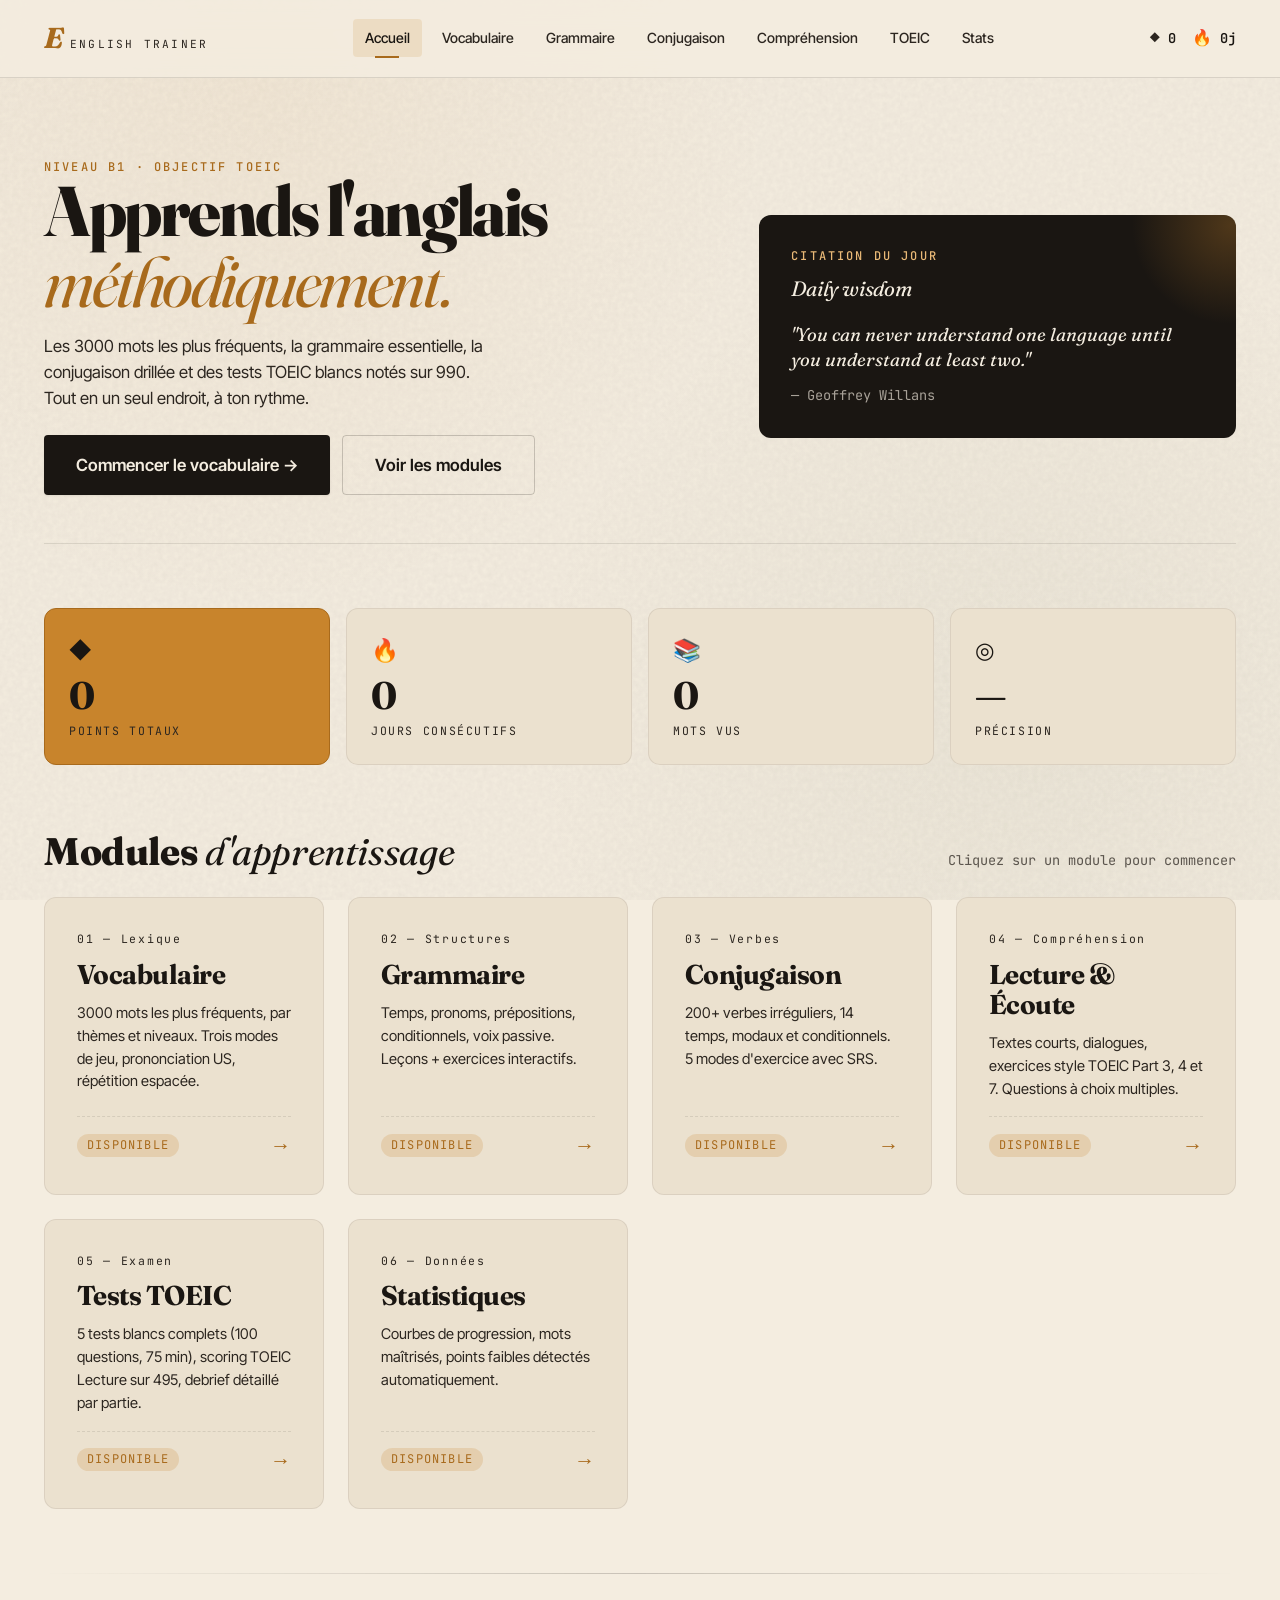
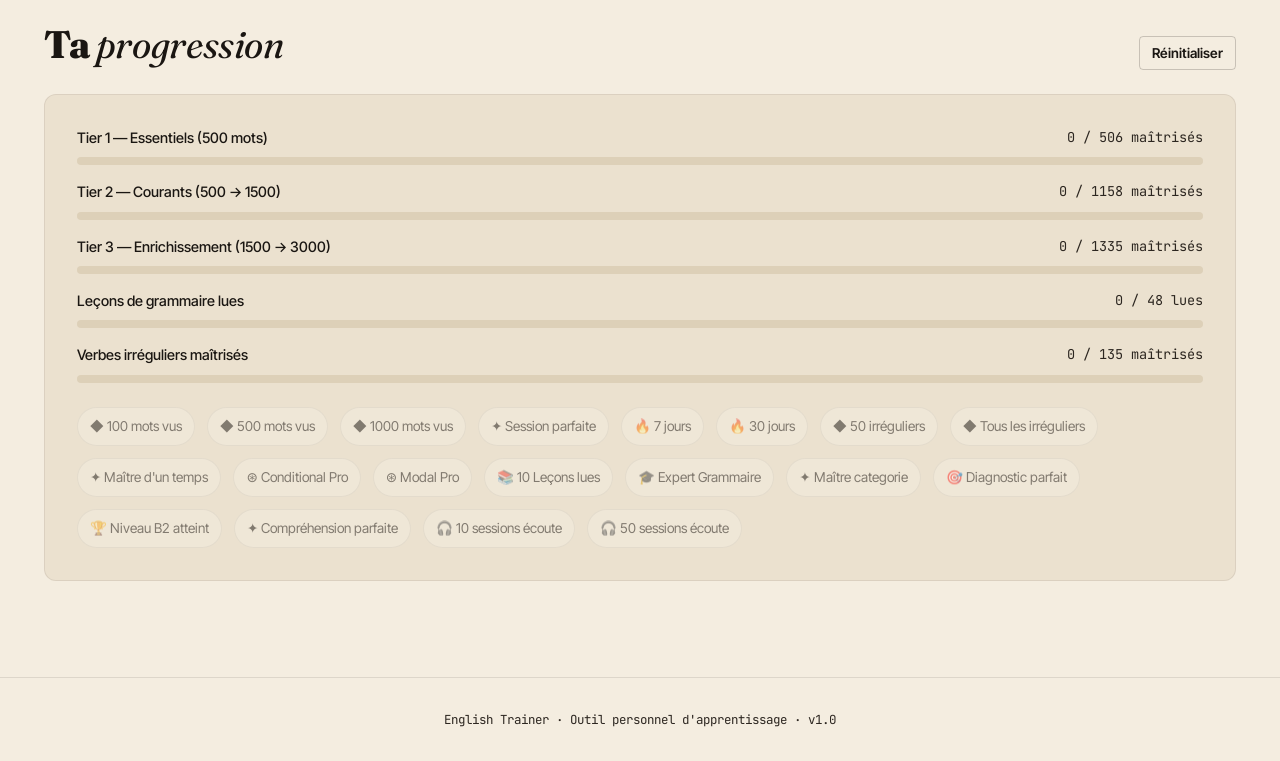
<file: index.html>
<!DOCTYPE html>
<html lang="fr">
<head>
  <meta charset="UTF-8" />
  <meta name="viewport" content="width=device-width, initial-scale=1.0" />
  <title>English Trainer — Accueil</title>
  <link rel="stylesheet" href="styles/main.css" />
  <link rel="stylesheet" href="styles/home.css" />
</head>
<body>
  <div class="app">
    <div id="topbar-slot"></div>

    <main>
      <div class="container">

        <!-- HERO -->
        <section class="hero">
          <div class="anim-fade-up" style="animation-delay: 0.05s">
            <div class="eyebrow">Niveau B1 · Objectif TOEIC</div>
            <h1 class="hero-headline">
              Apprends l'anglais<br />
              <em>méthodiquement.</em>
            </h1>
            <p class="hero-sub">
              Les 3000 mots les plus fréquents, la grammaire essentielle,
              la conjugaison drillée et des tests TOEIC blancs notés sur 990.
              Tout en un seul endroit, à ton rythme.
            </p>
            <div class="hero-cta">
              <a href="vocabulary.html" class="btn btn-primary btn-lg">
                Commencer le vocabulaire →
              </a>
              <a href="#modules" class="btn btn-ghost btn-lg">Voir les modules</a>
            </div>
          </div>

          <div class="hero-card anim-fade-up" style="animation-delay: 0.2s">
            <div class="eyebrow">Citation du jour</div>
            <h3>Daily wisdom</h3>
            <p class="daily-quote" id="daily-quote">"The limits of my language mean the limits of my world."</p>
            <p class="daily-trans" id="daily-trans">— Ludwig Wittgenstein</p>
          </div>
        </section>

        <!-- STATS -->
        <section class="stats-grid anim-fade-up" style="animation-delay: 0.3s">
          <div class="stat-card accent">
            <div class="stat-icon">◆</div>
            <div class="stat-value" id="stat-points">0</div>
            <div class="stat-label">Points totaux</div>
          </div>
          <div class="stat-card">
            <div class="stat-icon">🔥</div>
            <div class="stat-value" id="stat-streak">0</div>
            <div class="stat-label">Jours consécutifs</div>
          </div>
          <div class="stat-card">
            <div class="stat-icon">📚</div>
            <div class="stat-value" id="stat-vocab">0</div>
            <div class="stat-label">Mots vus</div>
          </div>
          <div class="stat-card">
            <div class="stat-icon">◎</div>
            <div class="stat-value" id="stat-accuracy">—</div>
            <div class="stat-label">Précision</div>
          </div>
        </section>

        <!-- MODULES -->
        <section id="modules">
          <div class="section-head">
            <h2><strong>Modules</strong> d'apprentissage</h2>
            <span class="muted mono" style="font-size: 0.85rem">Cliquez sur un module pour commencer</span>
          </div>

          <div class="modules-grid">

            <a href="vocabulary.html" class="module-card">
              <div class="module-num">01 — Lexique</div>
              <h3 class="module-title">Vocabulaire</h3>
              <p class="module-desc">3000 mots les plus fréquents, par thèmes et niveaux. Trois modes de jeu, prononciation US, répétition espacée.</p>
              <div class="module-foot">
                <span><span class="pill pill-amber">Disponible</span></span>
                <span class="module-arrow">→</span>
              </div>
            </a>

            <a href="grammar.html" class="module-card">
              <div class="module-num">02 — Structures</div>
              <h3 class="module-title">Grammaire</h3>
              <p class="module-desc">Temps, pronoms, prépositions, conditionnels, voix passive. Leçons + exercices interactifs.</p>
              <div class="module-foot">
                <span><span class="pill pill-amber">Disponible</span></span>
                <span class="module-arrow">→</span>
              </div>
            </a>

            <a href="conjugation.html" class="module-card">
              <div class="module-num">03 — Verbes</div>
              <h3 class="module-title">Conjugaison</h3>
              <p class="module-desc">200+ verbes irréguliers, 14 temps, modaux et conditionnels. 5 modes d'exercice avec SRS.</p>
              <div class="module-foot">
                <span><span class="pill pill-amber">Disponible</span></span>
                <span class="module-arrow">→</span>
              </div>
            </a>

            <a href="comprehension.html" class="module-card">
              <div class="module-num">04 — Compréhension</div>
              <h3 class="module-title">Lecture &amp; Écoute</h3>
              <p class="module-desc">Textes courts, dialogues, exercices style TOEIC Part 3, 4 et 7. Questions à choix multiples.</p>
              <div class="module-foot">
                <span><span class="pill pill-amber">Disponible</span></span>
                <span class="module-arrow">→</span>
              </div>
            </a>

            <a href="toeic.html" class="module-card">
              <div class="module-num">05 — Examen</div>
              <h3 class="module-title">Tests TOEIC</h3>
              <p class="module-desc">5 tests blancs complets (100 questions, 75 min), scoring TOEIC Lecture sur 495, debrief détaillé par partie.</p>
              <div class="module-foot">
                <span><span class="pill pill-amber">Disponible</span></span>
                <span class="module-arrow">→</span>
              </div>
            </a>

            <a href="stats.html" class="module-card">
              <div class="module-num">06 — Données</div>
              <h3 class="module-title">Statistiques</h3>
              <p class="module-desc">Courbes de progression, mots maîtrisés, points faibles détectés automatiquement.</p>
              <div class="module-foot">
                <span><span class="pill pill-amber">Disponible</span></span>
                <span class="module-arrow">→</span>
              </div>
            </a>

          </div>
        </section>

        <div class="divider"></div>

        <!-- PROGRESSION -->
        <section>
          <div class="section-head">
            <h2><strong>Ta</strong> progression</h2>
            <button id="reset-btn" class="btn btn-ghost btn-sm">Réinitialiser</button>
          </div>

          <div class="progress-block">
            <div class="progress-bars">
              <div class="pbar-item">
                <span class="pbar-label">Tier 1 — Essentiels (500 mots)</span>
                <span class="pbar-num" id="pbar-1-num">0 / 0</span>
                <div class="pbar-track"><div class="pbar-fill" id="pbar-1"></div></div>
              </div>
              <div class="pbar-item">
                <span class="pbar-label">Tier 2 — Courants (500 → 1500)</span>
                <span class="pbar-num" id="pbar-2-num">0 / 0</span>
                <div class="pbar-track"><div class="pbar-fill" id="pbar-2"></div></div>
              </div>
              <div class="pbar-item">
                <span class="pbar-label">Tier 3 — Enrichissement (1500 → 3000)</span>
                <span class="pbar-num" id="pbar-3-num">0 / 0</span>
                <div class="pbar-track"><div class="pbar-fill" id="pbar-3"></div></div>
              </div>
              <div class="pbar-item">
                <span class="pbar-label">Leçons de grammaire lues</span>
                <span class="pbar-num" id="pbar-grammar-num">0 / 48</span>
                <div class="pbar-track"><div class="pbar-fill" id="pbar-grammar" style="background:var(--moss)"></div></div>
              </div>
              <div class="pbar-item">
                <span class="pbar-label">Verbes irréguliers maîtrisés</span>
                <span class="pbar-num" id="pbar-irreg-num">0 / 0</span>
                <div class="pbar-track"><div class="pbar-fill" id="pbar-irreg" style="background:var(--burgundy)"></div></div>
              </div>
            </div>

            <div class="badges-row" id="badges-row"></div>
          </div>
        </section>

      </div>
    </main>

    <div id="footer-slot"></div>
  </div>

  <!-- Scripts -->
  <script src="data/vocab.js"></script>
  <script src="data/conjugation.js"></script>
  <script src="data/grammar.js"></script>
  <script src="scripts/storage.js"></script>
  <script src="scripts/shared.js"></script>
  <script src="scripts/conj-engine.js"></script>
  <script>
    // Init
    Storage.load();
    Shared.renderTopbar('home');
    Shared.renderFooter();

    // Stats
    const st = Storage.state;
    document.getElementById('stat-points').textContent = Shared.formatNum(st.points);
    document.getElementById('stat-streak').textContent = st.streak.current;
    document.getElementById('stat-vocab').textContent = Object.keys(st.vocab.cards).length;
    const acc = st.totals.answersGiven
      ? Math.round((st.totals.answersCorrect / st.totals.answersGiven) * 100) + '%'
      : '—';
    document.getElementById('stat-accuracy').textContent = acc;

    // Progress bars
    function bar(tier) {
      const ids = VOCAB.filter(w => w.tier === tier).map(w => w.id);
      const s = Storage.getMasteryStats(ids);
      const pct = s.total ? Math.round((s.mastered / s.total) * 100) : 0;
      document.getElementById('pbar-' + tier).style.width = pct + '%';
      document.getElementById('pbar-' + tier + '-num').textContent =
        s.mastered + ' / ' + s.total + ' maîtrisés';
    }
    bar(1); bar(2); bar(3);

    // Barre grammaire
    const readCount = st.grammar.lessonsRead.length;
    const totalLessons = 48;
    document.getElementById('pbar-grammar').style.width = Math.round((readCount / totalLessons) * 100) + '%';
    document.getElementById('pbar-grammar-num').textContent = readCount + ' / ' + totalLessons + ' lues';

    // Barre verbes irréguliers
    if (typeof IRREGULAR_VERBS !== 'undefined' && typeof ConjEngine !== 'undefined') {
      const irregStats = ConjEngine.getIrregularStats();
      const pct = irregStats.total ? Math.round((irregStats.mastered / irregStats.total) * 100) : 0;
      document.getElementById('pbar-irreg').style.width = pct + '%';
      document.getElementById('pbar-irreg-num').textContent = irregStats.mastered + ' / ' + irregStats.total + ' maîtrisés';
    }

    // Badges
    const ALL_BADGES = [
      { id: 'vocab-100', label: '◆ 100 mots vus' },
      { id: 'vocab-500', label: '◆ 500 mots vus' },
      { id: 'vocab-1000', label: '◆ 1000 mots vus' },
      { id: 'perfect-session', label: '✦ Session parfaite' },
      { id: 'streak-7', label: '🔥 7 jours' },
      { id: 'streak-30', label: '🔥 30 jours' },
      { id: 'conj-irreg-50', label: '◆ 50 irréguliers' },
      { id: 'conj-irreg-all', label: '◆ Tous les irréguliers' },
      { id: 'conj-tense-master', label: '✦ Maître d\'un temps' },
      { id: 'conditional-pro', label: '⊛ Conditional Pro' },
      { id: 'modal-pro', label: '⊛ Modal Pro' },
      { id: 'grammar-lesson-10', label: '📚 10 Leçons lues' },
      { id: 'grammar-lesson-all', label: '🎓 Expert Grammaire' },
      { id: 'grammar-category-master', label: '✦ Maître categorie' },
      { id: 'grammar-perfect-diag', label: '🎯 Diagnostic parfait' },
      { id: 'grammar-b2', label: '🏆 Niveau B2 atteint' },
      { id: 'comp-perfect', label: '✦ Compréhension parfaite' },
      { id: 'comp-listener-10', label: '🎧 10 sessions écoute' },
      { id: 'comp-listener-50', label: '🎧 50 sessions écoute' },
    ];
    const badgesRow = document.getElementById('badges-row');
    badgesRow.innerHTML = ALL_BADGES.map(b => {
      const earned = Storage.hasBadge(b.id);
      return `<span class="badge ${earned ? 'earned' : 'locked'}">${b.label}</span>`;
    }).join('');

    // Daily quote rotation
    const QUOTES = [
      { en: '"The limits of my language mean the limits of my world."', src: '— Ludwig Wittgenstein' },
      { en: '"A different language is a different vision of life."', src: '— Federico Fellini' },
      { en: '"One language sets you in a corridor for life. Two languages open every door along the way."', src: '— Frank Smith' },
      { en: '"Learning another language is not only learning different words, but another way to think about things."', src: '— Flora Lewis' },
      { en: '"The man who does not read has no advantage over the man who cannot read."', src: '— Mark Twain' },
      { en: '"You can never understand one language until you understand at least two."', src: '— Geoffrey Willans' },
      { en: '"Language is the road map of a culture."', src: '— Rita Mae Brown' },
    ];
    const idx = new Date().getDate() % QUOTES.length;
    document.getElementById('daily-quote').textContent = QUOTES[idx].en;
    document.getElementById('daily-trans').textContent = QUOTES[idx].src;

    // Reset
    document.getElementById('reset-btn').addEventListener('click', () => {
      if (confirm('Réinitialiser toute ta progression ? Cette action est définitive.')) {
        Storage.reset();
        location.reload();
      }
    });
  </script>
</body>
</html>
</file>
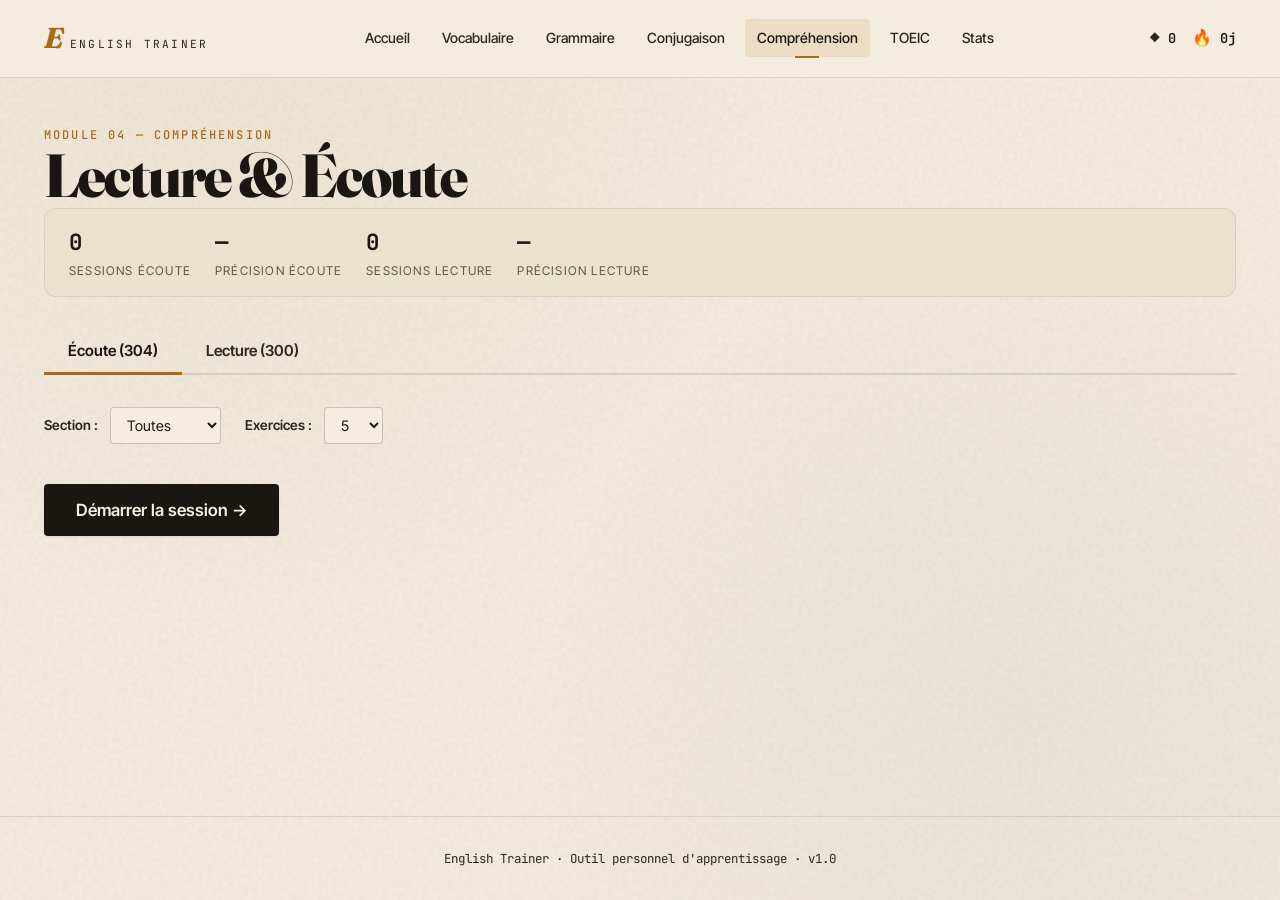
<file: comprehension.html>
<!DOCTYPE html>
<html lang="fr">
<head>
  <meta charset="UTF-8" />
  <meta name="viewport" content="width=device-width, initial-scale=1.0" />
  <title>English Trainer — Compréhension</title>
  <link rel="stylesheet" href="styles/main.css" />
  <link rel="stylesheet" href="styles/comprehension.css" />
</head>
<body>
  <div class="app">
    <div id="topbar-slot"></div>
    <main>
      <div class="container">
        <section class="vocab-hero anim-fade-up">
          <div class="eyebrow">Module 04 — Compréhension</div>
          <h1>Lecture &amp; Écoute</h1>
        </section>
        <div id="stage-root"></div>
      </div>
    </main>
    <div id="footer-slot"></div>
  </div>

  <script src="data/comprehension-audio.js"></script>
  <script src="data/comprehension-reading.js"></script>
  <script src="scripts/storage.js"></script>
  <script src="scripts/shared.js"></script>
  <script src="scripts/comprehension-engine.js"></script>

  <script>
    Storage.load();
    Shared.renderTopbar('comprehension');
    Shared.renderFooter();

    const root = document.getElementById('stage-root');

    // ================================================================
    // DASHBOARD
    // ================================================================
    function renderDashboard(activeTab) {
      const tab = activeTab || 'listening';
      const stats = ComprehensionEngine.getStats();
      const audioReady = typeof COMPREHENSION_AUDIO !== 'undefined' && COMPREHENSION_AUDIO.length > 0;
      const readingReady = typeof COMPREHENSION_READING !== 'undefined' && COMPREHENSION_READING.length > 0;

      const audioTotal  = audioReady  ? ComprehensionEngine.getAudioList().length : 0;
      const readingTotal = readingReady ? ComprehensionEngine.getReadingList().length : 0;

      root.innerHTML = `
        <div class="comp-stats-bar anim-fade-up">
          <div class="comp-stat-item">
            <div class="comp-stat-value">${stats.listeningSessionsTotal}</div>
            <div class="comp-stat-label">Sessions écoute</div>
          </div>
          <div class="comp-stat-item">
            <div class="comp-stat-value">${stats.listeningAccuracy !== null ? stats.listeningAccuracy + '%' : '—'}</div>
            <div class="comp-stat-label">Précision écoute</div>
          </div>
          <div class="comp-stat-item">
            <div class="comp-stat-value">${stats.readingSessionsTotal}</div>
            <div class="comp-stat-label">Sessions lecture</div>
          </div>
          <div class="comp-stat-item">
            <div class="comp-stat-value">${stats.readingAccuracy !== null ? stats.readingAccuracy + '%' : '—'}</div>
            <div class="comp-stat-label">Précision lecture</div>
          </div>
        </div>

        <div class="comp-tabs">
          <button class="comp-tab ${tab==='listening'?'active':''}" onclick="renderDashboard('listening')">Écoute (${audioTotal})</button>
          <button class="comp-tab ${tab==='reading'?'active':''}" onclick="renderDashboard('reading')">Lecture (${readingTotal})</button>
        </div>

        <div id="tab-content"></div>
      `;

      if (tab === 'listening') renderListeningTab(audioReady);
      else renderReadingTab(readingReady);
    }

    function renderListeningTab(audioReady) {
      const sections = ComprehensionEngine.getAudioSections();

      let html = `
        <div class="comp-filters">
          <label>Section :</label>
          <select class="comp-select" id="filter-section">
            <option value="all">Toutes</option>
            ${sections.map(s => `<option value="${s}">${SECTION_LABELS[s] || s}</option>`).join('')}
          </select>
          <label style="margin-left:var(--s-3)">Exercices :</label>
          <select class="comp-select" id="filter-count">
            <option value="5">5</option>
            <option value="10">10</option>
            <option value="15">15</option>
          </select>
        </div>`;

      if (!audioReady) {
        html += `
          <div class="comp-empty">
            <h3>Aucun audio disponible</h3>
            <p>Lance le script Python pour générer les questions :</p>
            <pre style="margin:16px auto;max-width:600px;background:var(--ink);color:var(--paper);padding:16px;border-radius:8px;text-align:left;font-size:0.85rem">ANTHROPIC_API_KEY=sk-ant-... python3 scripts/generate_comprehension_qcm.py</pre>
          </div>`;
      } else {
        html += `
          <button class="btn btn-primary btn-lg" style="margin-top:var(--s-4)" onclick="startSession('listening')">
            Démarrer la session →
          </button>`;
      }

      document.getElementById('tab-content').innerHTML = html;
    }

    function renderReadingTab(readingReady) {
      const genres = ComprehensionEngine.getReadingGenres();

      let html = `
        <div class="comp-filters">
          <label>Niveau :</label>
          <select class="comp-select" id="filter-level">
            <option value="all">Tous</option>
            <option value="1">B1</option>
            <option value="2">B2</option>
            <option value="3">C1</option>
          </select>
          ${genres.length > 0 ? `
          <label style="margin-left:var(--s-3)">Genre :</label>
          <select class="comp-select" id="filter-genre">
            <option value="all">Tous</option>
            ${genres.map(g => `<option value="${g}">${GENRE_LABELS[g] || g}</option>`).join('')}
          </select>` : ''}
          <label style="margin-left:var(--s-3)">Exercices :</label>
          <select class="comp-select" id="filter-count">
            <option value="5">5</option>
            <option value="10">10</option>
          </select>
        </div>`;

      if (!readingReady) {
        html += `
          <div class="comp-empty">
            <h3>Aucun texte disponible</h3>
            <p>Les textes de lecture seront ajoutés prochainement dans <code>data/comprehension-reading.js</code>.</p>
          </div>`;
      } else {
        html += `
          <button class="btn btn-primary btn-lg" style="margin-top:var(--s-4)" onclick="startSession('reading')">
            Démarrer la session →
          </button>`;
      }

      document.getElementById('tab-content').innerHTML = html;
    }

    // ================================================================
    // SESSION START
    // ================================================================
    function startSession(type) {
      const countEl = document.getElementById('filter-count');
      const count = countEl ? parseInt(countEl.value) : 5;

      const filters = {};
      if (type === 'listening') {
        const sec = document.getElementById('filter-section');
        if (sec) filters.section = sec.value;
      } else {
        const lv = document.getElementById('filter-level');
        const gn = document.getElementById('filter-genre');
        if (lv) filters.level = lv.value;
        if (gn) filters.genre = gn.value;
      }

      const session = ComprehensionEngine.startSession({ type, filters, count });
      if (!session.queue.length) {
        alert('Aucun exercice disponible avec ces filtres.');
        return;
      }
      renderExercise();
    }

    // ================================================================
    // EXERCISE VIEW
    // ================================================================
    function renderExercise() {
      const s = ComprehensionEngine.session;
      const ex = ComprehensionEngine.current();
      if (!ex) { renderSummary(); return; }

      const progress = Math.round((s.index / s.queue.length) * 100);
      const isListening = s.type === 'listening';

      root.innerHTML = `
        <div class="session-progress-bar">
          <div class="session-progress-fill" style="width:${progress}%"></div>
        </div>
        <div style="display:flex;justify-content:space-between;align-items:center;margin-bottom:var(--s-5)">
          <button class="btn btn-ghost btn-sm" onclick="if(confirm('Quitter la session ?')) renderDashboard()">← Quitter</button>
          <span class="mono" style="font-size:0.85rem;color:var(--ink-soft)">${s.index+1} / ${s.queue.length}</span>
        </div>

        ${isListening ? renderAudioPlayer(ex) : renderReadingText(ex)}

        <div id="questions-area">
          ${renderQuestions(ex, false)}
        </div>

        <div class="comp-action-row" id="action-row">
          <button class="btn btn-primary btn-lg" onclick="submitCurrentExercise()">Valider les réponses</button>
        </div>
      `;

      if (isListening) initAudioPlayer(ex);
    }

    function renderAudioPlayer(ex) {
      return `
        <div class="audio-player-wrap">
          <div class="audio-player-title">
            <div class="eyebrow">Listening · ${SECTION_LABELS[ex.section] || ex.section}</div>
            ${ex.title}
          </div>
          <audio id="audio-el" preload="auto" src="${ComprehensionEngine.audioUrl(ex.audioPath)}"></audio>
          <div class="audio-controls">
            <button class="audio-btn play-btn" id="btn-play" onclick="togglePlay()">▶</button>
            <button class="audio-btn" onclick="seekRel(-10)" title="−10s">−10s</button>
            <button class="audio-btn" onclick="seekRel(+10)" title="+10s">+10s</button>
            <div class="audio-progress-wrap">
              <div class="audio-progress-track" id="progress-track" onclick="seekToClick(event)">
                <div class="audio-progress-fill" id="progress-fill" style="width:0%"></div>
              </div>
              <div class="audio-time">
                <span id="time-cur">0:00</span>
                <span id="time-dur">—</span>
              </div>
            </div>
            <div class="audio-speed-group">
              ${['0.75','1','1.25'].map(sp => `
                <button class="audio-btn ${sp==='1'?'active':''}" data-speed="${sp}" onclick="setSpeed(${sp})">${sp}×</button>
              `).join('')}
            </div>
          </div>
        </div>
        <div class="transcript-toggle" style="margin-bottom:var(--s-4)">
          <button class="btn btn-ghost btn-sm" id="transcript-btn" onclick="toggleTranscript()">Voir le transcript</button>
          <div class="transcript-box" id="transcript-box">${(ex.transcript||'').replace(/\n/g,'<br>')}</div>
        </div>
      `;
    }

    function renderReadingText(ex) {
      return `
        <div class="reading-meta">
          <span class="pill pill-amber">Niveau ${LEVEL_LABELS[ex.level] || ex.level}</span>
          <span class="pill">${GENRE_LABELS[ex.genre] || ex.genre}</span>
          <strong style="font-family:var(--serif);font-size:1.1rem">${ex.title}</strong>
        </div>
        <div class="reading-body">${ex.body.replace(/\*\*(.*?)\*\*/g,'<strong>$1</strong>').replace(/\n/g,'<br>')}</div>
      `;
    }

    function renderQuestions(ex, answered, results) {
      return ex.questions.map((q, qi) => {
        const res = results ? results.questionResults.find(r => r.qId === q.id) : null;
        return `
          <div class="qcm-block">
            <div class="qcm-question-num">Question ${qi + 1}</div>
            <div class="qcm-prompt">${q.prompt}</div>
            <div class="qcm-options">
              ${q.options.map(opt => {
                const letter = opt.charAt(0);
                let cls = 'qcm-option';
                if (answered) {
                  cls += ' disabled';
                  if (letter === q.correct) cls += ' correct';
                  else if (res && res.given === letter) cls += ' wrong';
                } else {
                  cls += ' selectable';
                }
                return `
                  <button class="${cls}" data-qid="${q.id}" data-letter="${letter}"
                    onclick="${answered ? '' : `selectOption(this, '${q.id}', '${letter}')`}">
                    <span class="qcm-option-letter">${letter}</span>
                    <span>${opt.slice(3)}</span>
                  </button>`;
              }).join('')}
            </div>
            ${res ? `<div class="qcm-feedback visible ${res.ok?'ok':'bad'}">
              ${res.ok ? '✓ Correct' : `✗ Réponse correcte : <strong>${q.correct}</strong>`} — ${q.explanation}
            </div>` : ''}
          </div>`;
      }).join('');
    }

    // Track selected answers in session state
    const _selected = {};

    function selectOption(btn, qid, letter) {
      // Deselect other options for same question
      btn.closest('.qcm-block').querySelectorAll('.qcm-option').forEach(b => b.classList.remove('selected'));
      btn.classList.add('selected');
      _selected[qid] = letter;
    }

    function submitCurrentExercise() {
      const ex = ComprehensionEngine.current();
      const allAnswered = ex.questions.every(q => _selected[q.id]);
      if (!allAnswered) {
        alert('Réponds à toutes les questions avant de valider.');
        return;
      }

      const results = ComprehensionEngine.submitExercise(_selected);
      // Clear selections for next round
      ex.questions.forEach(q => delete _selected[q.id]);

      // Re-render questions with feedback
      document.getElementById('questions-area').innerHTML = renderQuestions(ex, true, results);

      // Update action row
      const isLast = ComprehensionEngine.isLast();
      document.getElementById('action-row').innerHTML = `
        <div style="font-family:var(--mono);font-size:1rem;color:var(--amber-deep);font-weight:700">
          +${results.exPoints} pts
        </div>
        <button class="btn btn-amber btn-lg" onclick="${isLast ? 'renderSummary()' : 'nextExercise()'}">
          ${isLast ? 'Voir le résultat →' : 'Suivant →'}
        </button>
      `;

      // Auto-show transcript after answering (listening only)
      const transcriptBox = document.getElementById('transcript-box');
      if (transcriptBox) {
        transcriptBox.classList.add('visible');
        document.getElementById('transcript-btn').textContent = 'Cacher le transcript';
      }
    }

    function nextExercise() {
      ComprehensionEngine.next();
      renderExercise();
      window.scrollTo({ top: 0, behavior: 'smooth' });
    }

    // ================================================================
    // AUDIO PLAYER LOGIC
    // ================================================================
    function initAudioPlayer(ex) {
      const audio = document.getElementById('audio-el');
      if (!audio) return;

      audio.addEventListener('timeupdate', () => {
        const pct = audio.duration ? (audio.currentTime / audio.duration) * 100 : 0;
        const fill = document.getElementById('progress-fill');
        if (fill) fill.style.width = pct + '%';
        const cur = document.getElementById('time-cur');
        if (cur) cur.textContent = fmtTime(audio.currentTime);
      });

      audio.addEventListener('loadedmetadata', () => {
        const dur = document.getElementById('time-dur');
        if (dur) dur.textContent = fmtTime(audio.duration);
      });

      audio.addEventListener('ended', () => {
        const btn = document.getElementById('btn-play');
        if (btn) btn.textContent = '▶';
      });

      audio.addEventListener('error', () => {
        const wrap = document.querySelector('.audio-player-wrap');
        if (wrap) {
          const err = document.createElement('p');
          err.style.cssText = 'color:var(--amber-light);font-size:0.85rem;margin-top:8px';
          err.textContent = 'Audio non disponible. Vérifiez le chemin ou uploadez sur R2.';
          wrap.appendChild(err);
        }
      });
    }

    window.togglePlay = function() {
      const audio = document.getElementById('audio-el');
      const btn = document.getElementById('btn-play');
      if (!audio) return;
      if (audio.paused) { audio.play(); btn.textContent = '⏸'; }
      else { audio.pause(); btn.textContent = '▶'; }
    };

    window.seekRel = function(sec) {
      const audio = document.getElementById('audio-el');
      if (audio) audio.currentTime = Math.max(0, audio.currentTime + sec);
    };

    window.seekToClick = function(e) {
      const audio = document.getElementById('audio-el');
      const track = document.getElementById('progress-track');
      if (!audio || !track) return;
      const rect = track.getBoundingClientRect();
      const pct = (e.clientX - rect.left) / rect.width;
      audio.currentTime = pct * audio.duration;
    };

    window.setSpeed = function(speed) {
      const audio = document.getElementById('audio-el');
      if (audio) audio.playbackRate = parseFloat(speed);
      document.querySelectorAll('.audio-speed-group .audio-btn').forEach(b => {
        b.classList.toggle('active', parseFloat(b.dataset.speed) === parseFloat(speed));
      });
    };

    window.toggleTranscript = function() {
      const box = document.getElementById('transcript-box');
      const btn = document.getElementById('transcript-btn');
      if (!box) return;
      const visible = box.classList.toggle('visible');
      btn.textContent = visible ? 'Cacher le transcript' : 'Voir le transcript';
    };

    function fmtTime(s) {
      if (!s || isNaN(s)) return '0:00';
      const m = Math.floor(s / 60);
      const sec = Math.floor(s % 60);
      return `${m}:${sec.toString().padStart(2, '0')}`;
    }

    // ================================================================
    // SUMMARY
    // ================================================================
    function renderSummary() {
      const res = ComprehensionEngine.finish();
      if (!res) { renderDashboard(); return; }

      root.innerHTML = `
        <div class="comp-summary">
          <div class="eyebrow">Session terminée</div>
          <div class="comp-summary-score">
            ${res.accuracy}<span>%</span>
          </div>
          <p class="serif" style="font-size:1.1rem;color:var(--ink-soft)">de précision</p>

          <div class="comp-result-grid">
            <div class="comp-result-item">
              <div class="comp-result-num">${res.totalCorrect}</div>
              <div class="comp-result-label">Bonnes réponses</div>
            </div>
            <div class="comp-result-item">
              <div class="comp-result-num">${res.totalQuestions}</div>
              <div class="comp-result-label">Total questions</div>
            </div>
            <div class="comp-result-item">
              <div class="comp-result-num">+${res.points}</div>
              <div class="comp-result-label">Points gagnés</div>
            </div>
          </div>

          <div style="display:flex;gap:var(--s-3);justify-content:center;flex-wrap:wrap">
            <button class="btn btn-amber btn-lg" onclick="renderDashboard()">Retour au module</button>
            <a href="index.html" class="btn btn-ghost">Accueil</a>
          </div>
        </div>
      `;
    }

    // ================================================================
    // INIT
    // ================================================================
    renderDashboard();
  </script>
</body>
</html>
</file>
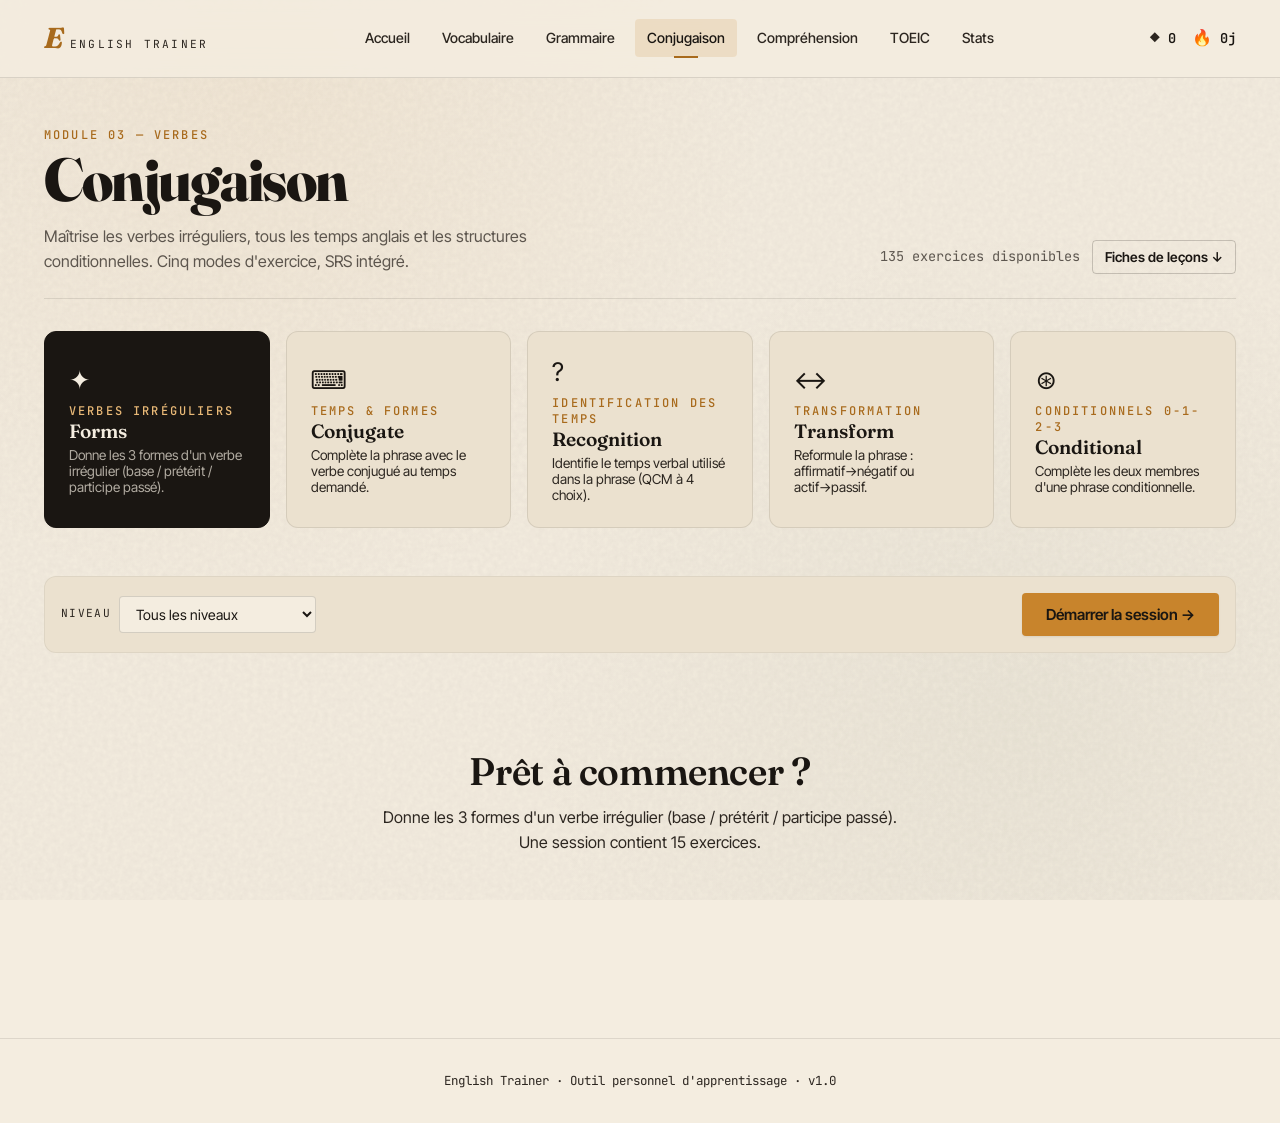
<file: conjugation.html>
<!DOCTYPE html>
<html lang="fr">
<head>
  <meta charset="UTF-8" />
  <meta name="viewport" content="width=device-width, initial-scale=1.0" />
  <title>English Trainer — Conjugaison</title>
  <link rel="stylesheet" href="styles/main.css" />
  <link rel="stylesheet" href="styles/vocab.css" />
  <link rel="stylesheet" href="styles/conjugation.css" />
</head>
<body>
  <div class="app">
    <div id="topbar-slot"></div>

    <main>
      <div class="container">

        <!-- HERO -->
        <section class="conj-hero anim-fade-up">
          <div>
            <div class="eyebrow">Module 03 — Verbes</div>
            <h1 style="margin-top: 4px">Conjugaison</h1>
            <p class="muted" style="margin-top: 12px; max-width: 540px">
              Maîtrise les verbes irréguliers, tous les temps anglais et les structures conditionnelles.
              Cinq modes d'exercice, SRS intégré.
            </p>
          </div>
          <div style="display:flex;gap:var(--s-3);align-items:center;flex-wrap:wrap">
            <div class="mono muted" style="font-size: 0.85rem" id="pool-info">— exercices disponibles</div>
            <button id="lessons-toggle-btn" class="btn btn-ghost btn-sm">Fiches de leçons ↓</button>
          </div>
        </section>

        <!-- SECTION LEÇONS (accordéon, masquée par défaut) -->
        <section id="lessons-section" style="display:none; margin-bottom: var(--s-7)">
          <div class="lessons-panel">
            <div class="lessons-tabs" id="lessons-tabs"></div>
            <div id="lessons-list"></div>
          </div>
        </section>

        <!-- STAGE PRINCIPAL -->
        <div id="stage-root"></div>

      </div>
    </main>

    <div id="footer-slot"></div>
  </div>

  <!-- Scripts -->
  <script src="data/vocab.js"></script>
  <script src="data/conjugation.js"></script>
  <script src="scripts/storage.js"></script>
  <script src="scripts/shared.js"></script>
  <script src="scripts/conj-engine.js"></script>

  <script>
    Storage.load();
    Shared.renderTopbar('conj');
    Shared.renderFooter();

    // ================================================================
    // UTILITAIRES
    // ================================================================

    const TENSE_CATEGORY_LABELS = {
      simple:           'Temps simples',
      continuous:       'Continus',
      perfect:          'Parfaits',
      'perfect-continuous': 'Parfaits continus',
      passive:          'Voix passive',
      special:          'Cas particuliers',
    };

    function tensePillClass(category) {
      return 'tense-pill tense-pill-' + (category || 'simple');
    }

    function tensePillHtml(tense) {
      const t = TENSES[tense];
      if (!t) return '';
      return `<span class="${tensePillClass(t.category)}">${TENSE_CATEGORY_LABELS[t.category] || t.category}</span>`;
    }

    const stageRoot = document.getElementById('stage-root');

    let selectedMode = 'forms';
    let sessionOptions = {
      tier: null,
      tenses: [],
      subtype: 'affirmative-to-negative',
      condType: 'mix',
    };

    // ================================================================
    // SECTION LEÇONS
    // ================================================================

    const LESSON_CATEGORIES = ['simple','continuous','perfect','perfect-continuous','passive','special'];

    function renderLessons(activeCategory) {
      activeCategory = activeCategory || 'simple';
      const tabs = document.getElementById('lessons-tabs');
      tabs.innerHTML = LESSON_CATEGORIES.map(cat => `
        <button class="lessons-tab ${cat === activeCategory ? 'active' : ''}" data-cat="${cat}">
          ${TENSE_CATEGORY_LABELS[cat]}
        </button>
      `).join('');
      tabs.querySelectorAll('.lessons-tab').forEach(btn => {
        btn.addEventListener('click', () => renderLessons(btn.dataset.cat));
      });

      const tensesInCat = Object.values(TENSES).filter(t => t.category === activeCategory);
      const list = document.getElementById('lessons-list');
      list.innerHTML = tensesInCat.map(t => renderLessonCard(t)).join('');
      list.querySelectorAll('.lesson-header').forEach(header => {
        header.addEventListener('click', () => {
          header.closest('.tense-lesson-card').classList.toggle('open');
          header.querySelector('.lesson-chevron').textContent =
            header.closest('.tense-lesson-card').classList.contains('open') ? '▼' : '▶';
        });
      });
      list.querySelectorAll('.lesson-practice-btn').forEach(btn => {
        btn.addEventListener('click', () => {
          const tenseId = btn.dataset.tense;
          document.getElementById('lessons-section').style.display = 'none';
          document.getElementById('lessons-toggle-btn').textContent = 'Fiches de leçons ↓';
          selectedMode = 'conjugate';
          sessionOptions.tenses = [tenseId];
          renderSetup();
          window.scrollTo({ top: 0, behavior: 'smooth' });
        });
      });
    }

    function renderLessonCard(t) {
      const formationRows = Object.entries(t.formation).map(([k, v]) => `
        <div class="formation-label">${k.charAt(0).toUpperCase() + k.slice(1)}</div>
        <div class="formation-value">${v}</div>
      `).join('');

      const usageItems = (t.usage || []).map(u => `<li>${u}</li>`).join('');
      const examples = (t.examples || []).map(ex => `
        <div class="lesson-example">
          <div class="lesson-example-en">"${ex.en}"</div>
          <div class="lesson-example-fr">${ex.fr}</div>
        </div>
      `).join('');
      const markers = (t.markers || []).map(m => `<span class="lesson-marker">${m}</span>`).join('');
      const pitfalls = (t.pitfalls || []).map(p => `<div class="lesson-pitfall">${p}</div>`).join('');

      return `
        <div class="tense-lesson-card">
          <div class="lesson-header">
            <span class="${tensePillClass(t.category)}">${TENSE_CATEGORY_LABELS[t.category] || t.category}</span>
            <span class="lesson-header-title">${t.label} <span style="color:var(--ink-soft);font-weight:400;font-size:0.88rem">— ${t.labelFr}</span></span>
            <span class="lesson-chevron">▶</span>
          </div>
          <div class="lesson-body">
            <div class="lesson-section-title">Formation</div>
            <div class="lesson-formation-grid">${formationRows}</div>

            <div class="lesson-section-title">Usage</div>
            <ul class="lesson-usage-list">${usageItems}</ul>

            ${markers ? `<div class="lesson-section-title">Marqueurs temporels</div><div class="lesson-markers">${markers}</div>` : ''}

            ${examples ? `<div class="lesson-section-title">Exemples</div><div class="lesson-examples">${examples}</div>` : ''}

            ${pitfalls ? `<div class="lesson-section-title">Pièges fréquents</div><div class="lesson-pitfalls">${pitfalls}</div>` : ''}

            <button class="lesson-practice-btn" data-tense="${t.id}">Pratiquer ce temps →</button>
          </div>
        </div>
      `;
    }

    // Toggle leçons
    document.getElementById('lessons-toggle-btn').addEventListener('click', () => {
      const sec = document.getElementById('lessons-section');
      const btn = document.getElementById('lessons-toggle-btn');
      if (sec.style.display === 'none') {
        sec.style.display = 'block';
        btn.textContent = 'Masquer les leçons ↑';
        renderLessons('simple');
        sec.scrollIntoView({ behavior: 'smooth', block: 'start' });
      } else {
        sec.style.display = 'none';
        btn.textContent = 'Fiches de leçons ↓';
      }
    });

    // ================================================================
    // VUE SETUP
    // ================================================================

    function renderSetup() {
      updatePoolInfo();

      const tenseOptions = Object.values(TENSES).map(t => {
        const checked = sessionOptions.tenses.includes(t.id);
        return `
          <label class="tense-checkbox-label ${checked ? 'checked' : ''}" data-tense="${t.id}">
            <input type="checkbox" ${checked ? 'checked' : ''} />
            <span class="${tensePillClass(t.category)}" style="font-size:0.62rem">${t.category}</span>
            ${t.label}
          </label>
        `;
      }).join('');

      stageRoot.innerHTML = `
        <!-- MODES -->
        <div class="vocab-modes" style="grid-template-columns: repeat(auto-fit, minmax(170px, 1fr))">
          ${Object.values(ConjEngine.MODES).map(m => `
            <button class="mode-card ${m.key === selectedMode ? 'active' : ''}" data-mode="${m.key}">
              <div class="mode-icon">${m.icon}</div>
              <div class="eyebrow">${m.eyebrow}</div>
              <div class="mode-title">${m.label}</div>
              <div class="mode-desc">${m.desc}</div>
            </button>
          `).join('')}
        </div>

        <!-- FILTRES -->
        <div class="filters-row" id="filters-area">
          ${renderFilters()}
          <div style="flex:1"></div>
          <button id="start-btn" class="btn btn-amber">Démarrer la session →</button>
        </div>

        <div class="start-prompt">
          <h2>Prêt à commencer ?</h2>
          <p id="start-desc">Choisis un mode, ajuste les filtres, puis lance la session.</p>
        </div>
      `;

      updateStartDesc();

      // Wire mode cards
      stageRoot.querySelectorAll('.mode-card').forEach(card => {
        card.addEventListener('click', () => {
          selectedMode = card.dataset.mode;
          renderSetup();
        });
      });

      wireFilters();

      document.getElementById('start-btn').addEventListener('click', () => {
        try {
          ConjEngine.startSession({ mode: selectedMode, options: sessionOptions });
          renderQuestion();
        } catch (e) {
          alert(e.message);
        }
      });
    }

    function renderFilters() {
      switch (selectedMode) {
        case 'forms':
          return `
            <div class="filter-group">
              <span class="filter-label">Niveau</span>
              <select id="f-tier" class="filter-select">
                <option value="">Tous les niveaux</option>
                <option value="1" ${sessionOptions.tier == 1 ? 'selected' : ''}>Tier 1 — Essentiels</option>
                <option value="2" ${sessionOptions.tier == 2 ? 'selected' : ''}>Tier 2 — Courants</option>
                <option value="3" ${sessionOptions.tier == 3 ? 'selected' : ''}>Tier 3 — Enrichissement</option>
              </select>
            </div>
          `;
        case 'conjugate':
        case 'recognition':
          return `
            <div class="filter-group" style="flex-direction:column;align-items:flex-start;gap:var(--s-2)">
              <span class="filter-label">Temps à inclure (tous si vide)</span>
              <div class="tense-checkboxes" id="tense-checks">
                ${Object.values(TENSES).map(t => {
                  const checked = sessionOptions.tenses.includes(t.id);
                  return `
                    <label class="tense-checkbox-label ${checked ? 'checked' : ''}" data-tense="${t.id}">
                      <input type="checkbox" ${checked ? 'checked' : ''} />
                      <span class="${tensePillClass(t.category)}" style="font-size:0.62rem">${t.category.slice(0,3)}</span>
                      ${t.label}
                    </label>
                  `;
                }).join('')}
              </div>
            </div>
          `;
        case 'transformation':
          return `
            <div class="filter-group">
              <span class="filter-label">Type</span>
              <select id="f-subtype" class="filter-select">
                <option value="affirmative-to-negative" ${sessionOptions.subtype === 'affirmative-to-negative' ? 'selected' : ''}>Affirmatif → Négatif</option>
                <option value="active-to-passive" ${sessionOptions.subtype === 'active-to-passive' ? 'selected' : ''}>Actif → Passif</option>
              </select>
            </div>
          `;
        case 'conditional':
          return `
            <div class="filter-group">
              <span class="filter-label">Type de conditionnel</span>
              <select id="f-condtype" class="filter-select">
                <option value="mix" ${sessionOptions.condType === 'mix' ? 'selected' : ''}>Mix (tous)</option>
                <option value="cond-0" ${sessionOptions.condType === 'cond-0' ? 'selected' : ''}>Zero Conditional</option>
                <option value="cond-1" ${sessionOptions.condType === 'cond-1' ? 'selected' : ''}>First Conditional</option>
                <option value="cond-2" ${sessionOptions.condType === 'cond-2' ? 'selected' : ''}>Second Conditional</option>
                <option value="cond-3" ${sessionOptions.condType === 'cond-3' ? 'selected' : ''}>Third Conditional</option>
              </select>
            </div>
          `;
        default:
          return '';
      }
    }

    function wireFilters() {
      const tier = document.getElementById('f-tier');
      if (tier) tier.addEventListener('change', () => { sessionOptions.tier = tier.value || null; updatePoolInfo(); });

      const subtype = document.getElementById('f-subtype');
      if (subtype) subtype.addEventListener('change', () => { sessionOptions.subtype = subtype.value; updatePoolInfo(); });

      const condtype = document.getElementById('f-condtype');
      if (condtype) condtype.addEventListener('change', () => { sessionOptions.condType = condtype.value; updatePoolInfo(); });

      document.querySelectorAll('.tense-checkbox-label').forEach(lbl => {
        lbl.addEventListener('click', () => {
          const tid = lbl.dataset.tense;
          const cb = lbl.querySelector('input');
          if (!cb) return;
          cb.checked = !cb.checked;
          lbl.classList.toggle('checked', cb.checked);
          if (cb.checked) {
            if (!sessionOptions.tenses.includes(tid)) sessionOptions.tenses.push(tid);
          } else {
            sessionOptions.tenses = sessionOptions.tenses.filter(t => t !== tid);
          }
          updatePoolInfo();
        });
      });
    }

    function updatePoolInfo() {
      const el = document.getElementById('pool-info');
      if (!el) return;
      let count = 0;
      switch (selectedMode) {
        case 'forms': {
          let pool = IRREGULAR_VERBS.slice();
          if (sessionOptions.tier) pool = pool.filter(v => v.tier === parseInt(sessionOptions.tier, 10));
          count = pool.length;
          break;
        }
        case 'conjugate':
          count = (sessionOptions.tenses.length ? sessionOptions.tenses : Object.keys(TENSES)).length * 3;
          break;
        case 'recognition': {
          let pool = RECOGNITION_SENTENCES.slice();
          if (sessionOptions.tenses.length) pool = pool.filter(s => sessionOptions.tenses.includes(s.tense));
          count = pool.length;
          break;
        }
        case 'transformation': {
          const src = TRANSFORMATION_EXERCISES[sessionOptions.subtype] || TRANSFORMATION_EXERCISES['affirmative-to-negative'];
          count = src.length;
          break;
        }
        case 'conditional': {
          let pool = CONDITIONAL_EXERCISES.slice();
          if (sessionOptions.condType && sessionOptions.condType !== 'mix')
            pool = pool.filter(e => e.type === sessionOptions.condType);
          count = pool.length;
          break;
        }
      }
      el.textContent = count + ' exercices disponibles';
    }

    function updateStartDesc() {
      const el = document.getElementById('start-desc');
      if (!el) return;
      const m = ConjEngine.MODES[selectedMode];
      el.textContent = m.desc + ' Une session contient ' + m.sessionSize + ' exercices.';
    }

    // ================================================================
    // VUE QUESTION
    // ================================================================

    function renderQuestion() {
      const s = ConjEngine.session;
      if (!s) return renderSetup();
      s.currentStart = Date.now();

      const idx   = s.index;
      const total = s.queue.length;
      const pct   = Math.round((idx / total) * 100);

      switch (s.mode.key) {
        case 'forms':         return renderFormsQuestion(s, idx, total, pct);
        case 'conjugate':     return renderConjugateQuestion(s, idx, total, pct);
        case 'recognition':   return renderRecognitionQuestion(s, idx, total, pct);
        case 'transformation':return renderTransformationQuestion(s, idx, total, pct);
        case 'conditional':   return renderConditionalQuestion(s, idx, total, pct);
      }
    }

    function quizHeader(idx, total, pct, points, streak) {
      return `
        <div class="quiz-progress">
          <span class="progress-label mono">${idx + 1} / ${total}</span>
          <div class="progress-bar"><div class="progress-fill" style="width:${pct}%"></div></div>
          <span class="progress-label mono">+${points} pts</span>
        </div>
        <div class="quiz-streak ${streak >= 5 ? 'big' : ''}">
          ${streak >= 1 ? '🔥 ' + streak + ' d\'affilée' : '&nbsp;'}
        </div>
      `;
    }

    // --- Mode 1 : Forms ---
    function renderFormsQuestion(s, idx, total, pct) {
      const verb = ConjEngine.current();
      stageRoot.innerHTML = `
        <div class="quiz-stage">
          ${quizHeader(idx, total, pct, s.points, s.streak)}

          <div class="quiz-prompt">
            <div class="prompt-type">Verbe irrégulier — Tier ${verb.tier}</div>
            <div class="prompt-word">${verb.fr}</div>
            <div class="prompt-pos">${verb.base}</div>
          </div>

          <div class="forms-input-trio">
            <div class="forms-field">
              <span class="forms-field-label">Base form</span>
              <input type="text" class="forms-field-input" id="f-base" value="${verb.base}" disabled />
            </div>
            <div class="forms-field">
              <span class="forms-field-label">Simple Past</span>
              <input type="text" class="forms-field-input" id="f-past"
                placeholder="ex: went" autocomplete="off" autocapitalize="off"
                autocorrect="off" spellcheck="false" />
            </div>
            <div class="forms-field">
              <span class="forms-field-label">Past Participle</span>
              <input type="text" class="forms-field-input" id="f-pp"
                placeholder="ex: gone" autocomplete="off" autocapitalize="off"
                autocorrect="off" spellcheck="false" />
            </div>
          </div>

          <div class="quiz-actions">
            <button id="submit-btn" class="btn btn-primary btn-lg">Valider</button>
            <button id="hint-btn" class="btn btn-ghost btn-sm">Indice (−2 pts)</button>
            <button id="speak-btn" class="quiz-speaker" title="Écouter">🔊</button>
            <button id="skip-btn" class="btn btn-ghost btn-sm">Passer</button>
          </div>

          <div class="quiz-hint" id="hint-zone"></div>
          <div class="quiz-feedback" id="feedback"></div>
        </div>
      `;

      const pastInput = document.getElementById('f-past');
      const ppInput   = document.getElementById('f-pp');
      pastInput.focus();
      const submit = () => handleFormsSubmit(verb);
      [pastInput, ppInput].forEach(inp => inp.addEventListener('keydown', e => {
        if (e.key === 'Enter') { e.preventDefault(); submit(); }
      }));
      document.getElementById('submit-btn').addEventListener('click', submit);
      document.getElementById('hint-btn').addEventListener('click', () => {
        const zone = document.getElementById('hint-zone');
        const hintPast = ConjEngine.getHint('past');
        const hintPP   = ConjEngine.getHint('pp');
        zone.textContent = 'Prétérit : ' + hintPast + ' · Participe : ' + hintPP;
      });
      document.getElementById('speak-btn').addEventListener('click', () => Shared.speak(verb.base));
      document.getElementById('skip-btn').addEventListener('click', () => {
        ConjEngine.session.results.push({ verb, userPast:'(passé)', userPP:'(passé)', pastOk:false, ppOk:false, allOk:false, pointsEarned:0 });
        ConjEngine.session.streak = 0;
        showFormsFeedback({ verb, pastOk:false, ppOk:false, allOk:false, pointsEarned:0 }, true);
      });
    }

    function handleFormsSubmit(verb) {
      const pastVal = document.getElementById('f-past').value.trim();
      const ppVal   = document.getElementById('f-pp').value.trim();
      if (!pastVal && !ppVal) return;
      const result = ConjEngine.submitForms(pastVal, ppVal);
      document.getElementById('f-past').classList.add(result.pastOk ? 'correct' : 'wrong');
      document.getElementById('f-pp').classList.add(result.ppOk ? 'correct' : 'wrong');
      document.getElementById('f-past').disabled = true;
      document.getElementById('f-pp').disabled   = true;
      document.getElementById('submit-btn').disabled = true;
      showFormsFeedback(result, false);
    }

    function showFormsFeedback(result, skipped) {
      const fb   = document.getElementById('feedback');
      const verb = result.verb;
      const ok   = result.allOk;
      fb.innerHTML = `
        <div class="answer-reveal ${ok ? '' : 'wrong'}">
          ${ok ? '✓ Parfait !' : (skipped ? 'Passé' : '✗ Incorrect')}
          <button class="quiz-speaker" id="speak-btn2" title="Écouter">🔊</button>
          ${ok && result.pointsEarned > 0 ? `<span class="points-earned">+${result.pointsEarned} pts</span>` : ''}
        </div>
        <div class="answer-detail">
          <strong>${verb.base}</strong> — <strong>${verb.past}</strong> — <strong>${verb.pp}</strong>
          ${!result.pastOk ? `<br>Prétérit attendu : <strong style="color:var(--success)">${verb.past}</strong>` : ''}
          ${!result.ppOk   ? `<br>Participe attendu : <strong style="color:var(--success)">${verb.pp}</strong>` : ''}
        </div>
        <div style="margin-top:16px">
          <button id="next-btn" class="btn btn-amber">
            ${ConjEngine.session && ConjEngine.session.index < ConjEngine.session.queue.length - 1 ? 'Suivant' : 'Voir le résumé'} →
          </button>
        </div>
      `;
      if (Storage.state.settings.autoPlayAudio) setTimeout(() => Shared.speak(verb.base), 250);
      document.getElementById('speak-btn2').addEventListener('click', () => Shared.speak(verb.base));
      const nextBtn = document.getElementById('next-btn');
      nextBtn.focus();
      nextBtn.addEventListener('click', advanceOrSummary);
      nextBtn.addEventListener('keydown', e => { if (e.key === 'Enter') nextBtn.click(); });
    }

    // --- Mode 2 : Conjugate ---
    function renderConjugateQuestion(s, idx, total, pct) {
      const item   = ConjEngine.current();
      const info   = ConjEngine.buildConjugateSentence(item);
      const tense  = TENSES[item.tense];

      stageRoot.innerHTML = `
        <div class="quiz-stage">
          ${quizHeader(idx, total, pct, s.points, s.streak)}

          <div class="quiz-prompt">
            <div class="prompt-type conj-prompt-tense">
              ${tense ? `<span class="${tensePillClass(tense.category)}">${tense.label}</span>` : item.tense}
            </div>
            <div class="conj-prompt-sentence">${info.withBlank.replace('_____', '<strong>_____</strong>')}</div>
            <div class="conj-prompt-verb-fr">→ <strong>to ${item.verb.base}</strong> <span style="color:var(--ink-soft)">(${item.verb.fr})</span></div>
          </div>

          <div class="quiz-input-row">
            <input type="text" id="answer-input" class="quiz-input"
              placeholder="Ta réponse…"
              autocomplete="off" autocapitalize="off" autocorrect="off" spellcheck="false" />
            <button id="submit-btn" class="btn btn-primary btn-lg">Valider</button>
          </div>

          <div class="quiz-actions">
            <button id="hint-btn" class="btn btn-ghost btn-sm">Indice (−2 pts)</button>
            <button id="speak-btn" class="quiz-speaker" title="Écouter la phrase">🔊</button>
            <button id="skip-btn" class="btn btn-ghost btn-sm">Passer</button>
          </div>

          <div class="quiz-hint" id="hint-zone"></div>
          <div class="quiz-feedback" id="feedback"></div>
        </div>
      `;

      const input  = document.getElementById('answer-input');
      const submit = document.getElementById('submit-btn');
      input.focus();
      input.addEventListener('keydown', e => { if (e.key === 'Enter') { e.preventDefault(); submit.click(); } });
      submit.addEventListener('click', () => {
        const val = input.value.trim();
        if (!val) return;
        const result = ConjEngine.submitConjugate(val);
        input.classList.add(result.ok ? 'correct' : 'wrong');
        input.disabled = true;
        submit.disabled = true;
        showConjugateFeedback(result, info, item, false);
      });
      document.getElementById('hint-btn').addEventListener('click', () => {
        const expected = info.conjugated;
        ConjEngine.session.hintsUsed += 1;
        const chars = expected.split('');
        const hint  = chars.map((ch, i) => {
          if (ch === ' ') return ' ';
          if (i === 0) return ch;
          return i <= ConjEngine.session.hintsUsed ? ch : '·';
        }).join('');
        document.getElementById('hint-zone').textContent = hint;
      });
      document.getElementById('speak-btn').addEventListener('click', () => Shared.speak(info.withAnswer));
      document.getElementById('skip-btn').addEventListener('click', () => {
        ConjEngine.session.results.push({ item, userInput:'(passé)', expected:info.conjugated, ok:false, near:false, pointsEarned:0 });
        ConjEngine.session.streak = 0;
        showConjugateFeedback({ ok:false, near:false, pointsEarned:0, expected:info.conjugated }, info, item, true);
      });
    }

    function showConjugateFeedback(result, info, item, skipped) {
      const fb   = document.getElementById('feedback');
      const tenseData = TENSES[item.tense];
      fb.innerHTML = `
        <div class="answer-reveal ${result.ok ? '' : 'wrong'}">
          ${result.ok ? (result.near ? '✓ Presque parfait' : '✓ Excellent !') : (skipped ? 'Passé' : '✗ Incorrect')}
          <button class="quiz-speaker" id="speak-btn2">🔊</button>
          ${result.ok && result.pointsEarned > 0 ? `<span class="points-earned">+${result.pointsEarned} pts</span>` : ''}
        </div>
        <div class="answer-detail">
          Réponse attendue : <strong>${result.expected}</strong>
          ${!result.ok && tenseData ? `
            <br><button class="btn btn-ghost btn-sm" style="margin-top:8px" id="see-lesson-btn">
              Voir la leçon ${tenseData.label} →
            </button>
          ` : ''}
        </div>
        <div style="margin-top:16px">
          <button id="next-btn" class="btn btn-amber">
            ${ConjEngine.session && ConjEngine.session.index < ConjEngine.session.queue.length - 1 ? 'Suivant' : 'Voir le résumé'} →
          </button>
        </div>
      `;
      if (Storage.state.settings.autoPlayAudio) setTimeout(() => Shared.speak(info.withAnswer), 300);
      document.getElementById('speak-btn2').addEventListener('click', () => Shared.speak(info.withAnswer));
      const seeLessonBtn = document.getElementById('see-lesson-btn');
      if (seeLessonBtn && tenseData) seeLessonBtn.addEventListener('click', () => showLessonModal(tenseData));
      const nextBtn = document.getElementById('next-btn');
      nextBtn.focus();
      nextBtn.addEventListener('click', advanceOrSummary);
      nextBtn.addEventListener('keydown', e => { if (e.key === 'Enter') nextBtn.click(); });
    }

    // --- Mode 3 : Recognition ---
    function renderRecognitionQuestion(s, idx, total, pct) {
      const item    = ConjEngine.current();
      const options = ConjEngine.buildRecognitionOptions(item.tense);

      stageRoot.innerHTML = `
        <div class="quiz-stage">
          ${quizHeader(idx, total, pct, s.points, s.streak)}

          <div class="quiz-prompt">
            <div class="prompt-type">Identifie le temps verbal</div>
            <div class="conj-prompt-sentence" style="font-size:clamp(1rem,2.5vw,1.35rem)">"${item.en}"</div>
          </div>

          <div class="qcm-options" id="qcm-opts">
            ${options.map(tk => {
              const t = TENSES[tk];
              return `
                <button class="qcm-option" data-tense="${tk}">
                  <span class="${tensePillClass(t ? t.category : '')}" style="font-size:0.62rem;margin-bottom:4px;display:block">${t ? (TENSE_CATEGORY_LABELS[t.category] || t.category) : ''}</span>
                  ${t ? t.label : tk}
                </button>
              `;
            }).join('')}
          </div>

          <div class="quiz-feedback" id="feedback"></div>
        </div>
      `;

      document.getElementById('qcm-opts').querySelectorAll('.qcm-option').forEach(btn => {
        btn.addEventListener('click', () => {
          const selected = btn.dataset.tense;
          const result   = ConjEngine.submitRecognition(selected);
          document.querySelectorAll('.qcm-option').forEach(b => {
            b.disabled = true;
            if (b.dataset.tense === result.correctTense) b.classList.add(result.ok ? 'selected-correct' : 'reveal-correct');
            if (b.dataset.tense === selected && !result.ok) b.classList.add('selected-wrong');
          });
          showRecognitionFeedback(result, item);
        });
      });
    }

    function showRecognitionFeedback(result, item) {
      const fb     = document.getElementById('feedback');
      const correct = TENSES[result.correctTense];
      const markers = correct && correct.markers ? correct.markers.slice(0, 3).join(', ') : '';
      fb.innerHTML = `
        <div class="answer-reveal ${result.ok ? '' : 'wrong'}">
          ${result.ok ? '✓ Correct !' : '✗ Incorrect'}
          ${result.ok && result.pointsEarned > 0 ? `<span class="points-earned">+${result.pointsEarned} pts</span>` : ''}
        </div>
        <div class="answer-detail">
          ${!result.ok ? `Temps correct : <strong>${correct ? correct.label : result.correctTense}</strong><br>` : ''}
          ${markers ? `Marqueurs typiques : <em>${markers}</em>` : ''}
        </div>
        <div style="margin-top:16px">
          <button id="next-btn" class="btn btn-amber">
            ${ConjEngine.session && ConjEngine.session.index < ConjEngine.session.queue.length - 1 ? 'Suivant' : 'Voir le résumé'} →
          </button>
        </div>
      `;
      const nextBtn = document.getElementById('next-btn');
      nextBtn.focus();
      nextBtn.addEventListener('click', advanceOrSummary);
      nextBtn.addEventListener('keydown', e => { if (e.key === 'Enter') nextBtn.click(); });
    }

    // --- Mode 4 : Transformation ---
    function renderTransformationQuestion(s, idx, total, pct) {
      const item = ConjEngine.current();

      stageRoot.innerHTML = `
        <div class="quiz-stage">
          ${quizHeader(idx, total, pct, s.points, s.streak)}

          <div class="quiz-prompt">
            <div class="prompt-type">
              ${sessionOptions.subtype === 'active-to-passive' ? 'Actif → Passif' : 'Affirmatif → Négatif'}
            </div>
            <div class="conj-prompt-sentence">"${item.en}"</div>
          </div>

          <div class="quiz-input-row">
            <input type="text" id="answer-input" class="quiz-input"
              placeholder="Reformule la phrase…"
              autocomplete="off" autocapitalize="off" autocorrect="off" spellcheck="false" />
            <button id="submit-btn" class="btn btn-primary btn-lg">Valider</button>
          </div>

          <div class="quiz-actions">
            <button id="speak-btn" class="quiz-speaker" title="Écouter">🔊</button>
            <button id="skip-btn" class="btn btn-ghost btn-sm">Passer</button>
          </div>

          <div class="quiz-feedback" id="feedback"></div>
        </div>
      `;

      const input  = document.getElementById('answer-input');
      const submit = document.getElementById('submit-btn');
      input.focus();
      input.addEventListener('keydown', e => { if (e.key === 'Enter') { e.preventDefault(); submit.click(); } });
      submit.addEventListener('click', () => {
        const val = input.value.trim();
        if (!val) return;
        const result = ConjEngine.submitTransformation(val);
        input.classList.add(result.ok ? 'correct' : 'wrong');
        input.disabled = true;
        submit.disabled = true;
        showTransformFeedback(result, item);
      });
      document.getElementById('speak-btn').addEventListener('click', () => Shared.speak(item.en));
      document.getElementById('skip-btn').addEventListener('click', () => {
        ConjEngine.session.results.push({ item, userInput:'(passé)', ok:false, near:false, pointsEarned:0 });
        ConjEngine.session.streak = 0;
        showTransformFeedback({ ok:false, near:false, pointsEarned:0, expected:item.answer }, item, true);
      });
    }

    function showTransformFeedback(result, item, skipped) {
      const fb = document.getElementById('feedback');
      fb.innerHTML = `
        <div class="answer-reveal ${result.ok ? '' : 'wrong'}">
          ${result.ok ? (result.near ? '✓ Presque' : '✓ Exact !') : (skipped ? 'Passé' : '✗ Incorrect')}
          <button class="quiz-speaker" id="speak-btn2">🔊</button>
          ${result.ok && result.pointsEarned > 0 ? `<span class="points-earned">+${result.pointsEarned} pts</span>` : ''}
        </div>
        <div class="answer-detail">Réponse attendue : <strong>${result.expected}</strong></div>
        <div style="margin-top:16px">
          <button id="next-btn" class="btn btn-amber">
            ${ConjEngine.session && ConjEngine.session.index < ConjEngine.session.queue.length - 1 ? 'Suivant' : 'Voir le résumé'} →
          </button>
        </div>
      `;
      if (Storage.state.settings.autoPlayAudio) setTimeout(() => Shared.speak(result.expected), 300);
      document.getElementById('speak-btn2').addEventListener('click', () => Shared.speak(result.expected));
      const nextBtn = document.getElementById('next-btn');
      nextBtn.focus();
      nextBtn.addEventListener('click', advanceOrSummary);
      nextBtn.addEventListener('keydown', e => { if (e.key === 'Enter') nextBtn.click(); });
    }

    // --- Mode 5 : Conditional ---
    function renderConditionalQuestion(s, idx, total, pct) {
      const item = ConjEngine.current();
      const condData = CONDITIONALS.find(c => c.id === item.type);

      stageRoot.innerHTML = `
        <div class="quiz-stage">
          ${quizHeader(idx, total, pct, s.points, s.streak)}

          <div class="quiz-prompt">
            <div class="prompt-type">
              ${condData ? condData.label : item.type}
              ${condData ? `<span class="tense-pill tense-pill-conditional" style="margin-left:8px">${condData.formula}</span>` : ''}
            </div>
          </div>

          <div class="conditional-sentence" id="cond-sentence">
            <span class="cond-fragment">${item.ifClause.replace('_____', '<input type="text" id="cond-if" class="sentence-blank" placeholder="…" autocomplete="off" autocapitalize="off" autocorrect="off" spellcheck="false" />')}</span>
            <span class="cond-fragment">${item.mainClause.replace('_____', '<input type="text" id="cond-main" class="sentence-blank" placeholder="…" autocomplete="off" autocapitalize="off" autocorrect="off" spellcheck="false" />')}</span>
          </div>

          <div class="conj-prompt-verb-fr">→ ${item.fr}</div>

          <div class="quiz-actions" style="margin-top:var(--s-4)">
            <button id="submit-btn" class="btn btn-primary btn-lg">Valider</button>
            <button id="skip-btn" class="btn btn-ghost btn-sm">Passer</button>
          </div>

          <div class="quiz-feedback" id="feedback"></div>
        </div>
      `;

      const ifInp   = document.getElementById('cond-if');
      const mainInp = document.getElementById('cond-main');
      if (ifInp) ifInp.focus();

      const submit = () => {
        const ifVal   = ifInp ? ifInp.value.trim() : '';
        const mainVal = mainInp ? mainInp.value.trim() : '';
        if (!ifVal && !mainVal) return;
        const result = ConjEngine.submitConditional(ifVal, mainVal);
        if (ifInp)   { ifInp.classList.add(result.ifOk ? 'correct' : 'wrong');   ifInp.disabled   = true; }
        if (mainInp) { mainInp.classList.add(result.mainOk ? 'correct' : 'wrong'); mainInp.disabled = true; }
        document.getElementById('submit-btn').disabled = true;
        showConditionalFeedback(result, item);
      };
      [ifInp, mainInp].forEach(inp => {
        if (inp) inp.addEventListener('keydown', e => { if (e.key === 'Enter') { e.preventDefault(); submit(); } });
      });
      document.getElementById('submit-btn').addEventListener('click', submit);
      document.getElementById('skip-btn').addEventListener('click', () => {
        ConjEngine.session.results.push({ item, userIf:'(passé)', userMain:'(passé)', ifOk:false, mainOk:false, allOk:false, pointsEarned:0 });
        ConjEngine.session.streak = 0;
        showConditionalFeedback({ ifOk:false, mainOk:false, allOk:false, pointsEarned:0, item }, item, true);
      });
    }

    function showConditionalFeedback(result, item, skipped) {
      const fb = document.getElementById('feedback');
      const ok = result.allOk;
      fb.innerHTML = `
        <div class="answer-reveal ${ok ? '' : 'wrong'}">
          ${ok ? '✓ Les deux membres sont corrects !' : (skipped ? 'Passé' : (result.ifOk || result.mainOk ? '✓ Partiellement correct' : '✗ Incorrect'))}
          ${ok && result.pointsEarned > 0 ? `<span class="points-earned">+${result.pointsEarned} pts</span>` : ''}
        </div>
        <div class="answer-detail">
          If-clause attendue : <strong>${item.ifAnswer}</strong>
          <br>Main-clause attendue : <strong>${item.mainAnswer}</strong>
        </div>
        <div style="margin-top:16px">
          <button id="next-btn" class="btn btn-amber">
            ${ConjEngine.session && ConjEngine.session.index < ConjEngine.session.queue.length - 1 ? 'Suivant' : 'Voir le résumé'} →
          </button>
        </div>
      `;
      const nextBtn = document.getElementById('next-btn');
      nextBtn.focus();
      nextBtn.addEventListener('click', advanceOrSummary);
      nextBtn.addEventListener('keydown', e => { if (e.key === 'Enter') nextBtn.click(); });
    }

    // ================================================================
    // AVANCER / RÉSUMÉ
    // ================================================================

    function advanceOrSummary() {
      ConjEngine.next();
      if (ConjEngine.isFinished()) renderSummary();
      else renderQuestion();
    }

    // ================================================================
    // VUE RÉSUMÉ
    // ================================================================

    function renderSummary() {
      const summary = ConjEngine.finishSession();
      const acc   = summary.total ? Math.round((summary.correct / summary.total) * 100) : 0;
      const grade = acc >= 90 ? 'Excellent' : acc >= 75 ? 'Très bien' : acc >= 60 ? 'Bien' : acc >= 40 ? 'À retravailler' : 'Difficile';
      Shared.renderTopbar('conj'); // rafraîchit les points

      const missedHtml = summary.missed.length
        ? `<div style="margin-top:32px">
            <div class="eyebrow" style="margin-bottom:12px">Exercices à revoir</div>
            <div style="max-width:640px;margin:0 auto">
              ${summary.missed.map(r => buildMissedItem(r)).join('')}
            </div>
           </div>`
        : `<div style="margin-top:32px;padding:16px;background:rgba(74,124,78,0.1);border-radius:8px;color:var(--success);font-weight:600">
             ✨ Aucun exercice raté — session parfaite !
           </div>`;

      stageRoot.innerHTML = `
        <div class="session-summary">
          <div class="eyebrow">Session terminée — ${summary.mode}</div>
          <div class="summary-score">
            ${summary.correct}<span style="font-size:2rem;color:var(--ink-soft)">/${summary.total}</span>
          </div>
          <div class="serif" style="font-size:1.4rem;font-style:italic;color:var(--ink-soft)">
            ${grade} — ${acc}% de précision
          </div>

          <div class="summary-metrics">
            <div class="summary-metric">
              <div class="summary-metric-val">+${summary.points}</div>
              <div class="summary-metric-lbl">Points gagnés</div>
            </div>
            <div class="summary-metric">
              <div class="summary-metric-val">${summary.streakAchieved}</div>
              <div class="summary-metric-lbl">Meilleure série</div>
            </div>
            <div class="summary-metric">
              <div class="summary-metric-val">${summary.durationS}s</div>
              <div class="summary-metric-lbl">Durée</div>
            </div>
            <div class="summary-metric">
              <div class="summary-metric-val">${Shared.formatNum(Storage.state.points)}</div>
              <div class="summary-metric-lbl">Points totaux</div>
            </div>
          </div>

          ${missedHtml}

          <div style="margin-top:40px;display:flex;gap:12px;justify-content:center;flex-wrap:wrap">
            <button id="again-btn" class="btn btn-amber">Refaire une session</button>
            <a href="index.html" class="btn btn-ghost">Retour à l'accueil</a>
          </div>
        </div>
      `;

      document.getElementById('again-btn').addEventListener('click', () => {
        Shared.renderTopbar('conj');
        renderSetup();
      });
    }

    function buildMissedItem(r) {
      // Construire un rendu selon le type de résultat
      let context = '', user = '', correct = '';
      if (r.verb && r.userPast !== undefined) {
        // mode forms
        context = 'Forms — ' + r.verb.fr;
        user    = r.userPast + ' / ' + r.userPP;
        correct = r.verb.past + ' / ' + r.verb.pp;
      } else if (r.item && r.item.tense) {
        if (r.item.en) {
          // recognition
          context = 'Recognition';
          user    = 'Sélectionné : ' + (TENSES[r.selectedTense] ? TENSES[r.selectedTense].label : r.selectedTense || '—');
          correct = TENSES[r.item.tense] ? TENSES[r.item.tense].label : r.item.tense;
        } else {
          // conjugate
          context = 'Conjugate — ' + (TENSES[r.item.tense] ? TENSES[r.item.tense].label : r.item.tense);
          user    = r.userInput;
          correct = r.expected;
        }
      } else if (r.item && r.item.type) {
        // conditional
        context = 'Conditional — ' + r.item.type;
        user    = r.userIf + ' / ' + r.userMain;
        correct = r.item.ifAnswer + ' / ' + r.item.mainAnswer;
      } else if (r.item && r.item.answer) {
        // transformation
        context = 'Transformation';
        user    = r.userInput;
        correct = r.item.answer;
      }
      return `
        <div class="missed-item-conj">
          <div class="miss-context">${context}</div>
          <div class="miss-user">✗ ${user || '(vide)'}</div>
          <div class="miss-correct">✓ ${correct}</div>
        </div>
      `;
    }

    // ================================================================
    // MODALE LEÇON (depuis feedback)
    // ================================================================

    function showLessonModal(tenseData) {
      const existing = document.getElementById('lesson-modal-overlay');
      if (existing) existing.remove();

      const overlay = document.createElement('div');
      overlay.id = 'lesson-modal-overlay';
      overlay.className = 'lesson-modal-overlay';
      overlay.innerHTML = `
        <div class="lesson-modal">
          <button class="lesson-modal-close" id="modal-close">✕</button>
          <div class="eyebrow">${tenseData.category}</div>
          <h3 style="margin-top:4px">${tenseData.label}</h3>
          <p style="color:var(--ink-soft);font-style:italic;margin-top:4px">${tenseData.labelFr}</p>
          ${renderLessonCard(tenseData)}
        </div>
      `;
      document.body.appendChild(overlay);
      overlay.addEventListener('click', e => { if (e.target === overlay) overlay.remove(); });
      document.getElementById('modal-close').addEventListener('click', () => overlay.remove());
      // Ouvrir directement la carte
      setTimeout(() => {
        const card = overlay.querySelector('.tense-lesson-card');
        if (card) {
          card.classList.add('open');
          const chevron = card.querySelector('.lesson-chevron');
          if (chevron) chevron.textContent = '▼';
        }
      }, 50);
    }

    // ================================================================
    // BOOTSTRAP
    // ================================================================

    renderSetup();
  </script>
</body>
</html>
</file>
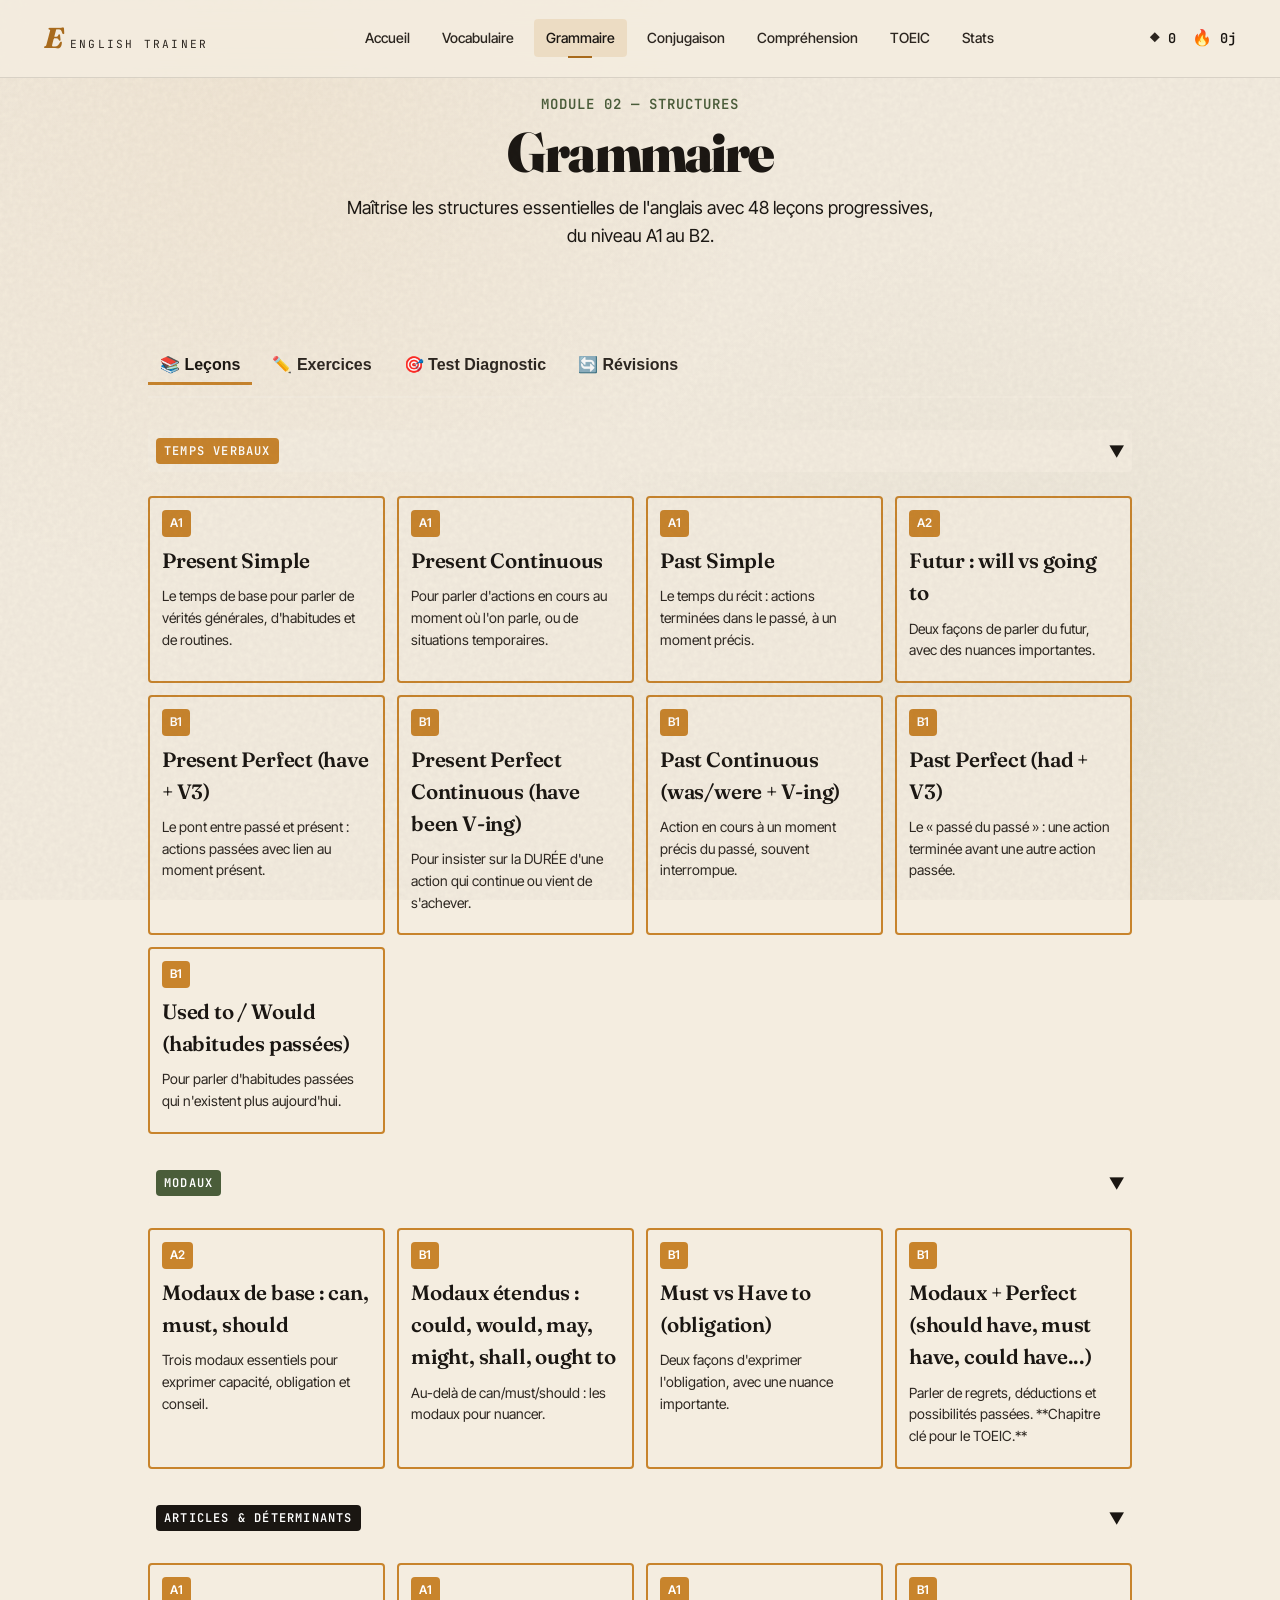
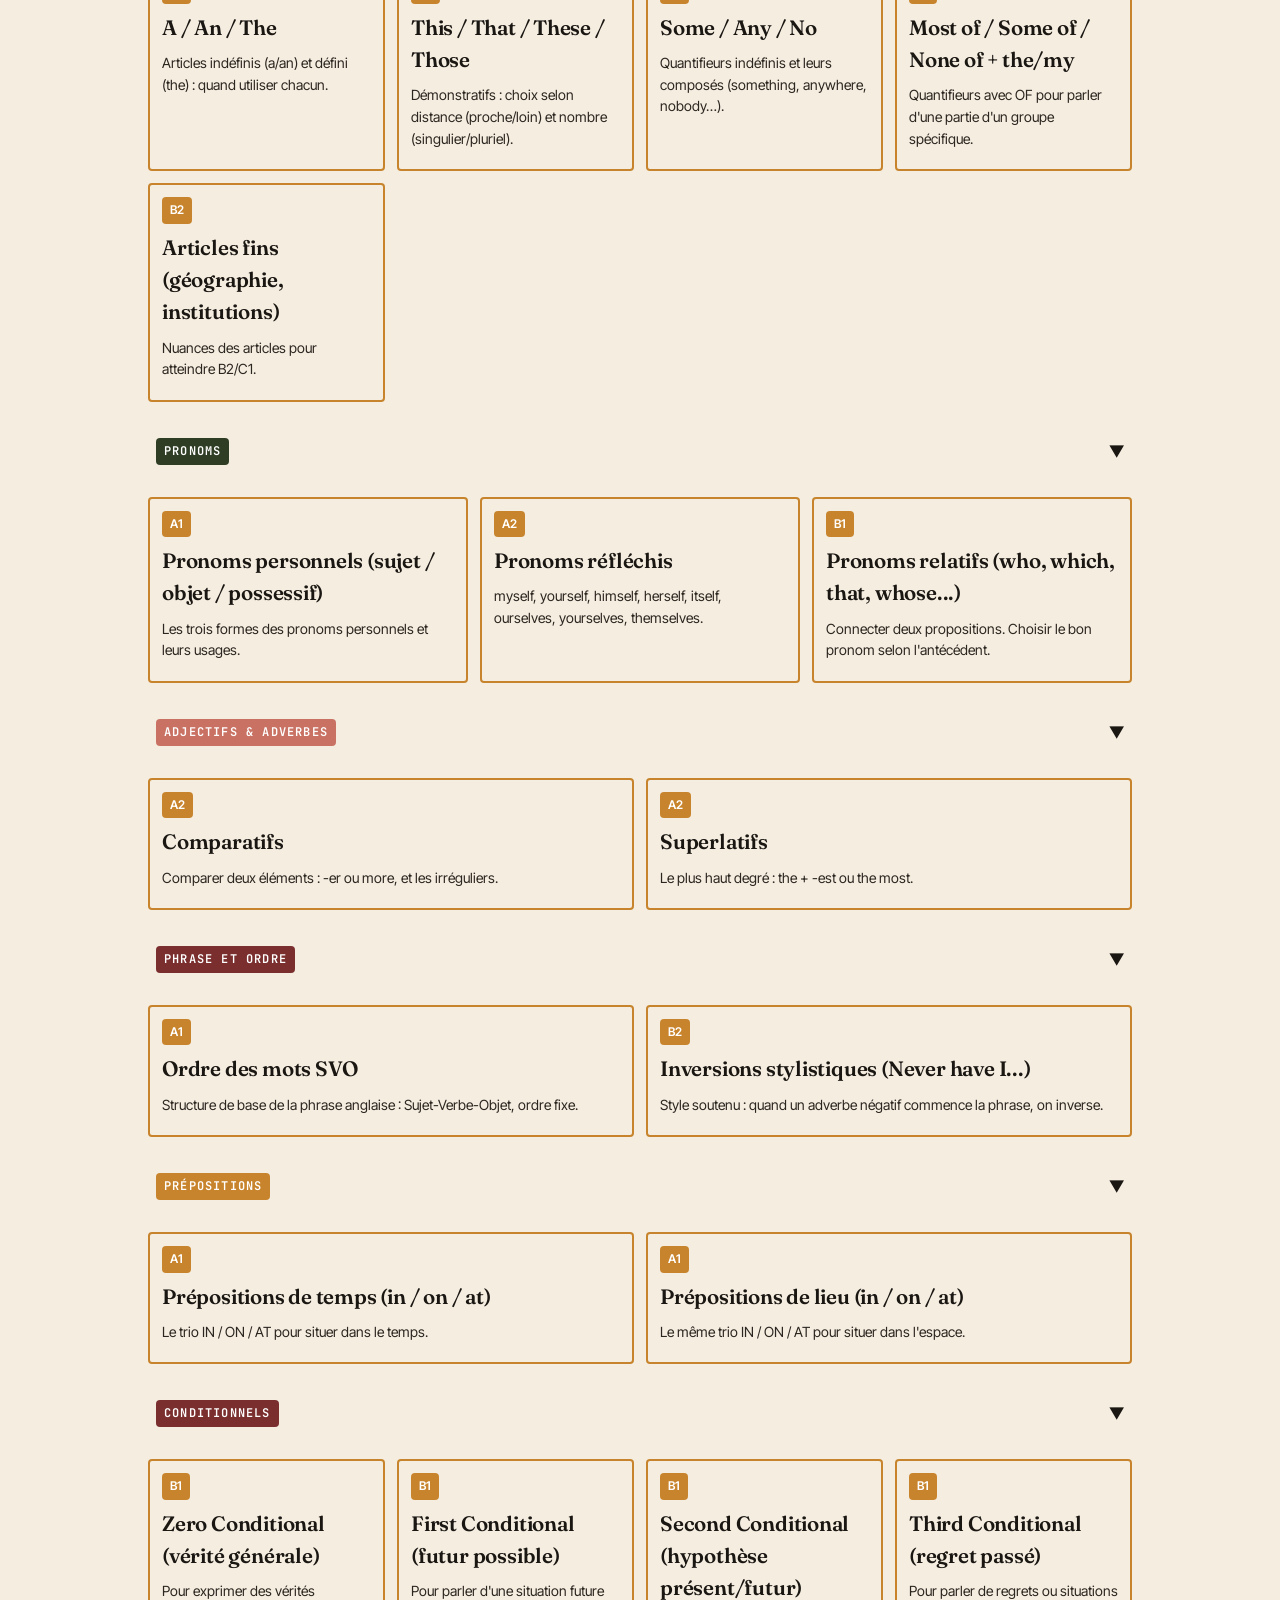
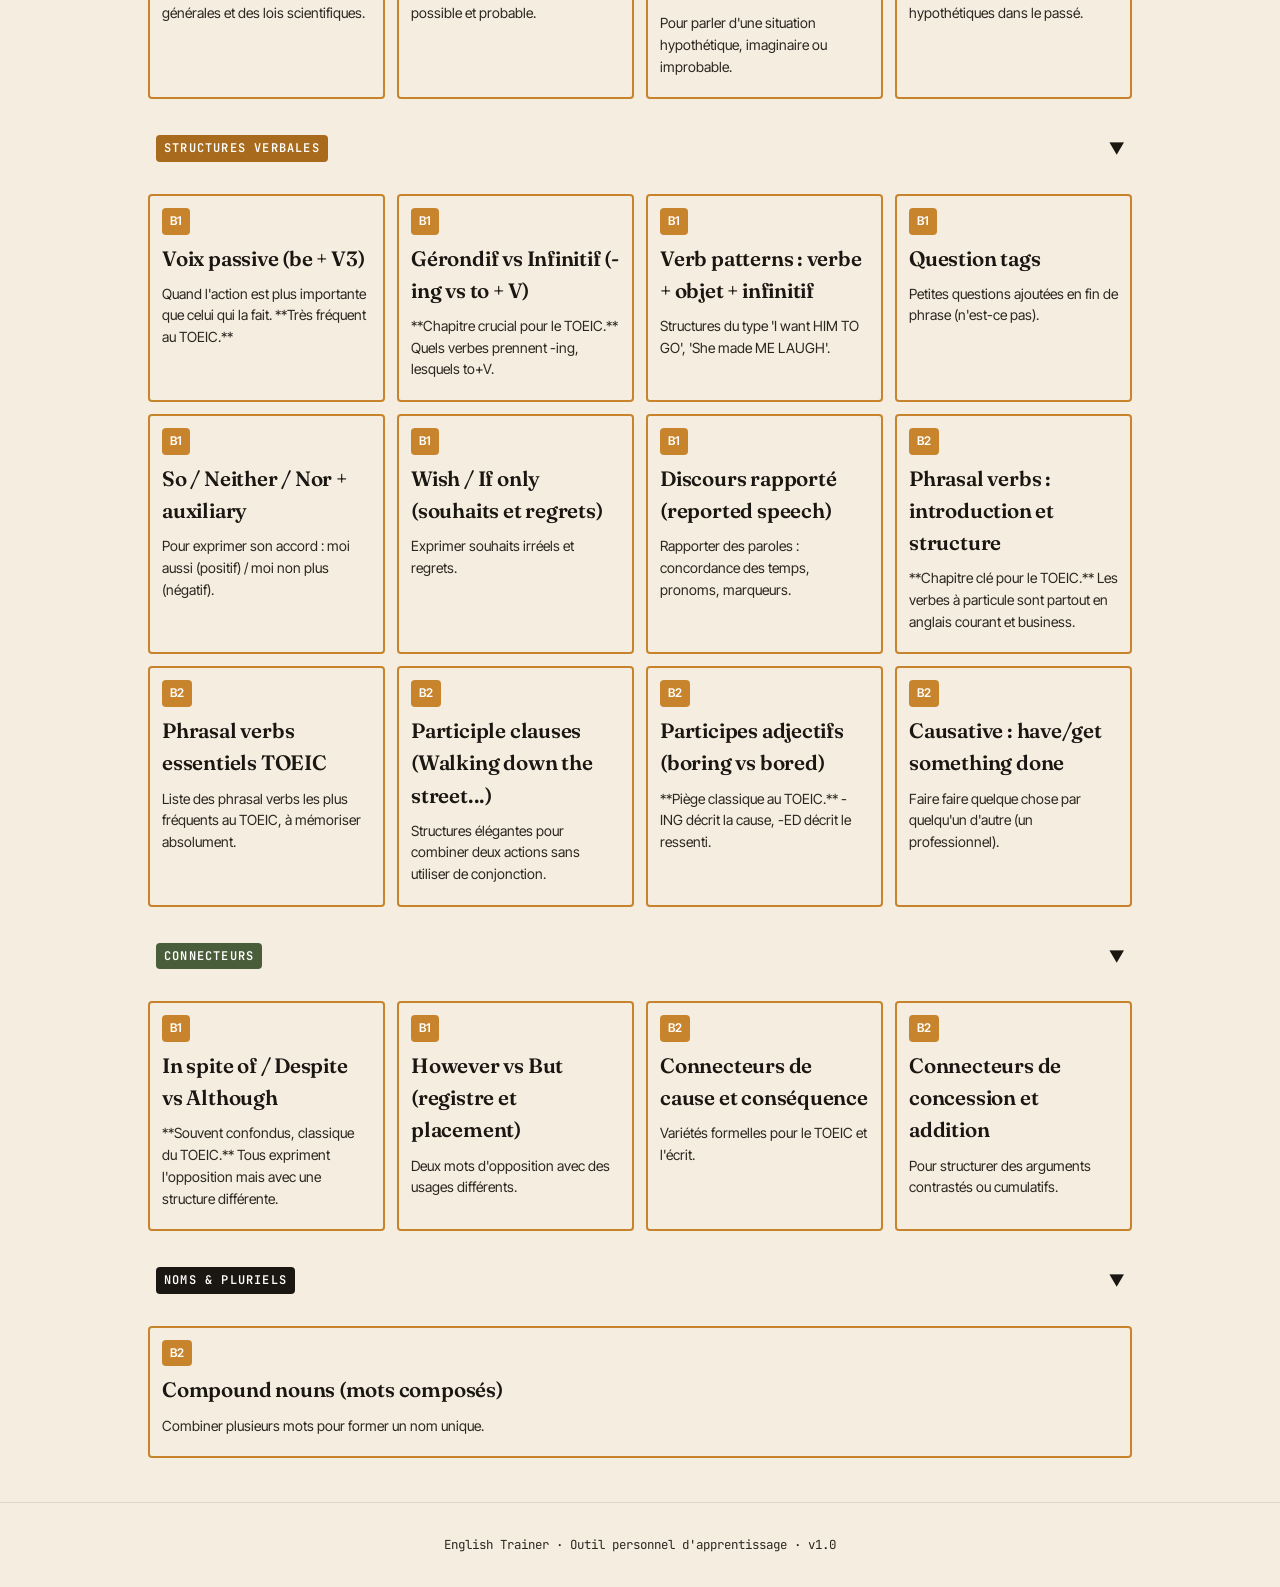
<file: grammar.html>
<!DOCTYPE html>
<html lang="fr">
<head>
  <meta charset="UTF-8">
  <meta name="viewport" content="width=device-width, initial-scale=1.0">
  <title>Grammaire — English Trainer</title>
  <link rel="stylesheet" href="styles/main.css">
  <link rel="stylesheet" href="styles/grammar.css">
</head>
<body>
  <div id="topbar-slot"></div>
  
  <main class="container" style="max-width: 1000px; margin: 0 auto; padding: var(--s-4) var(--s-2);">
    
    <!-- HERO SECTION -->
    <section class="hero-section" style="text-align: center; margin-bottom: var(--s-9);">
      <p class="eyebrow" style="font-size: 0.875rem; color: var(--moss); font-weight: 600; margin-bottom: var(--s-2); text-transform: uppercase; letter-spacing: 1px;">Module 02 — Structures</p>
      <h1 style="font-family: Fraunces; font-size: 3.5rem; font-weight: 900; margin-bottom: var(--s-3); color: var(--ink);">Grammaire</h1>
      <p style="font-size: 1.125rem; color: var(--ink); margin-bottom: var(--s-3); max-width: 600px; margin-left: auto; margin-right: auto;">Maîtrise les structures essentielles de l'anglais avec 48 leçons progressives, du niveau A1 au B2.</p>
    </section>

    <!-- TABS -->
    <div class="tabs-container">
      <button class="tab-btn active" data-tab="lessons">📚 Leçons</button>
      <button class="tab-btn" data-tab="exercises">✏️ Exercices</button>
      <button class="tab-btn" data-tab="diagnostic">🎯 Test Diagnostic</button>
      <button class="tab-btn" data-tab="srs">🔄 Révisions</button>
    </div>

    <!-- TAB CONTENT: LESSONS -->
    <div class="tab-content active" id="tab-lessons">
      <div id="lessons-view">
        <!-- Rendu JS: Accordion par catégorie -->
      </div>
    </div>

    <!-- TAB CONTENT: EXERCISES -->
    <div class="tab-content" id="tab-exercises">
      <div style="margin-bottom: var(--s-4);">
        <h2 style="margin-bottom: var(--s-3);">Sélectionner un mode</h2>
        <div class="mode-cards" style="display: grid; grid-template-columns: repeat(auto-fit, minmax(250px, 1fr)); gap: var(--s-4);">
          <div class="mode-card" data-mode="lesson-practice" style="padding: var(--s-4); background: var(--paper); border: 2px solid var(--amber); border-radius: var(--s-1); cursor: pointer; transition: all 0.2s;">
            <h3 style="margin-bottom: var(--s-2); color: var(--amber);">📖 Leçon Ciblée</h3>
            <p style="font-size: 0.875rem; color: var(--ink); margin-bottom: var(--s-2);">15 exercices sur une leçon</p>
            <span style="font-weight: 600; color: var(--amber);">+8 pts</span>
          </div>
          <div class="mode-card" data-mode="mixed-practice" style="padding: var(--s-4); background: var(--paper); border: 2px solid var(--moss); border-radius: var(--s-1); cursor: pointer; transition: all 0.2s;">
            <h3 style="margin-bottom: var(--s-2); color: var(--moss);">🎲 Entraînement Mixte</h3>
            <p style="font-size: 0.875rem; color: var(--ink); margin-bottom: var(--s-2);">20 exercices variés</p>
            <span style="font-weight: 600; color: var(--moss);">+7 pts</span>
          </div>
          <div class="mode-card" data-mode="diagnostic-test" style="padding: var(--s-4); background: var(--paper); border: 2px solid var(--burgundy); border-radius: var(--s-1); cursor: pointer; transition: all 0.2s;">
            <h3 style="margin-bottom: var(--s-2); color: var(--burgundy);">📊 Test Diagnostic</h3>
            <p style="font-size: 0.875rem; color: var(--ink); margin-bottom: var(--s-2);">25 questions, estimation niveau</p>
            <span style="font-weight: 600; color: var(--burgundy);">+10 pts</span>
          </div>
        </div>
      </div>

      <div id="filters-section" style="margin-bottom: var(--s-4);">
        <h3 style="margin-bottom: var(--s-2);">Filtres (optionnel)</h3>
        <div style="display: grid; grid-template-columns: repeat(auto-fit, minmax(200px, 1fr)); gap: var(--s-3);">
          <div>
            <label style="display: block; margin-bottom: var(--s-1); font-weight: 600;">Niveaux</label>
            <div id="level-filters" style="display: flex; gap: var(--s-1); flex-wrap: wrap;"></div>
          </div>
          <div>
            <label style="display: block; margin-bottom: var(--s-1); font-weight: 600;">Catégories</label>
            <div id="category-filters" style="display: flex; gap: var(--s-1); flex-wrap: wrap;"></div>
          </div>
        </div>
        <button id="start-exercises-btn" class="btn btn-primary" style="width: 100%; margin-top: var(--s-3);">▶ Commencer</button>
      </div>
    </div>

    <!-- TAB CONTENT: DIAGNOSTIC -->
    <div class="tab-content" id="tab-diagnostic">
      <div style="text-align: center; padding: var(--s-6);">
        <h2 style="margin-bottom: var(--s-3);">Test Diagnostic Complet</h2>
        <p style="margin-bottom: var(--s-4); color: var(--ink-soft);">25 questions couvrant tous les niveaux et catégories pour estimer votre niveau global.</p>
        <button id="start-diagnostic-btn" class="btn btn-primary" style="padding: var(--s-2) var(--s-4);">🚀 Commencer le Test</button>
      </div>
    </div>

    <!-- TAB CONTENT: SRS -->
    <div class="tab-content" id="tab-srs">
      <div style="text-align: center; padding: var(--s-6);">
        <h2 style="margin-bottom: var(--s-3);">Révisions Espacées</h2>
        <p style="margin-bottom: var(--s-4); color: var(--ink-soft);">Révise les exercices mal réussis ou anciens selon un calendrier optimisé.</p>
        <button id="start-srs-btn" class="btn btn-primary" style="padding: var(--s-2) var(--s-4);">🔄 Commencer Révisions</button>
      </div>
    </div>

  </main>

  <!-- STAGE ROOT (pour quiz/résumés) -->
  <div id="stage-root"></div>

  <!-- Footer -->
  <footer id="footer-slot"></footer>

  <!-- Scripts -->
  <script src="scripts/shared.js"></script>
  <script src="scripts/storage.js"></script>
  <script src="data/grammar.js"></script>
  <script src="scripts/grammar-engine.js"></script>
  <script>
    // ═══════════════════════════════════════════════════════
    // INITILISATION
    // ═══════════════════════════════════════════════════════
    
    Storage.load();
    Shared.renderTopbar('grammar');
    Shared.renderFooter();

    let selectedMode = null;
    let selectedFilters = { levels: [], categories: [] };
    let exercisesViewInit = false;
    let selectedMcqOption = null;

    // ═══════════════════════════════════════════════════════
    // TAB NAVIGATION
    // ═══════════════════════════════════════════════════════
    
    document.querySelectorAll('.tab-btn').forEach(btn => {
      btn.addEventListener('click', (e) => {
        const tabName = e.target.dataset.tab;
        document.querySelectorAll('.tab-btn').forEach(b => b.classList.remove('active'));
        document.querySelectorAll('.tab-content').forEach(tc => tc.classList.remove('active'));
        e.target.classList.add('active');
        document.getElementById(`tab-${tabName}`).classList.add('active');

        if (tabName === 'lessons') initLessonsView();
        if (tabName === 'exercises') initExercisesView();
      });
    });

    // ═══════════════════════════════════════════════════════
    // LESSONS VIEW
    // ═══════════════════════════════════════════════════════
    
    function initLessonsView() {
      const lessonsView = document.getElementById('lessons-view');
      lessonsView.innerHTML = '';

      // Grouper par catégorie
      const byCategory = {};
      LESSONS.forEach(lesson => {
        if (!byCategory[lesson.category]) byCategory[lesson.category] = [];
        byCategory[lesson.category].push(lesson);
      });

      Object.entries(byCategory).forEach(([catKey, lessons]) => {
        const cat = GRAMMAR_CATEGORIES[catKey];
        const section = document.createElement('div');
        section.className = 'lesson-category-section';
        section.style.marginBottom = 'var(--s-4)';

        // Header
        const header = document.createElement('div');
        header.style.display = 'flex';
        header.style.alignItems = 'center';
        header.style.gap = 'var(--s-2)';
        header.style.marginBottom = 'var(--s-3)';
        header.style.cursor = 'pointer';
        header.style.padding = 'var(--s-2)';
        header.style.borderRadius = 'var(--s-1)';
        header.style.background = 'var(--paper)';
        header.innerHTML = `
          <span class="pill ${cat.pillClass}" style="padding: var(--s-1) var(--s-2); border-radius: var(--s-1); font-size: 0.75rem; font-weight: 600;">${cat.label}</span>
          <span style="flex: 1;"></span>
          <span>▼</span>
        `;

        // Content
        const content = document.createElement('div');
        content.style.display = 'grid';
        content.style.gridTemplateColumns = 'repeat(auto-fit, minmax(200px, 1fr))';
        content.style.gap = 'var(--s-3)';
        content.style.padding = 'var(--s-3) 0';

        lessons.forEach(lesson => {
          const read = Storage.isLessonRead('grammar', lesson.id);
          const card = document.createElement('div');
          card.className = `lesson-card ${read ? 'read' : ''}`;
          card.style.padding = 'var(--s-3)';
          card.style.background = 'var(--paper)';
          card.style.border = '2px solid var(--amber)';
          card.style.borderRadius = 'var(--s-1)';
          card.style.cursor = 'pointer';
          card.style.transition = 'all 0.2s';
          card.innerHTML = `
            <div style="display: flex; justify-content: space-between; align-items: flex-start; margin-bottom: var(--s-2);">
              <span class="level-badge level-badge-${lesson.level.toLowerCase()}" style="font-size: 0.75rem; padding: var(--s-1) var(--s-2); border-radius: var(--s-1); background: var(--amber); color: white; font-weight: 600;">${lesson.level}</span>
              ${read ? '<span style="color: var(--moss); font-size: 1.2rem;">✓</span>' : ''}
            </div>
            <h3 style="font-family: Fraunces; margin-bottom: var(--s-2); color: var(--ink);">${lesson.label}</h3>
            <p style="font-size: 0.875rem; color: var(--ink-soft); margin-bottom: var(--s-2);">${lesson.summary}</p>
          `;
          
          card.addEventListener('click', () => showLessonDetail(lesson));
          content.appendChild(card);
        });

        section.appendChild(header);
        section.appendChild(content);
        lessonsView.appendChild(section);

        header.addEventListener('click', () => {
          const isOpen = content.style.display !== 'none';
          content.style.display = isOpen ? 'none' : 'grid';
        });
      });
    }

    function showLessonDetail(lesson) {
      const stageRoot = document.getElementById('stage-root');
      stageRoot.style.display = 'block';
      stageRoot.innerHTML = `
        <div style="position: fixed; top: 0; left: 0; width: 100%; height: 100%; background: rgba(0,0,0,0.7); display: flex; align-items: center; justify-content: center; z-index: 1000;" id="modal-overlay">
          <div style="background: white; border-radius: var(--s-2); padding: var(--s-6); max-width: 600px; max-height: 80vh; overflow-y: auto; position: relative;">
            <button id="close-modal" style="position: absolute; top: var(--s-2); right: var(--s-2); background: none; border: none; font-size: 1.5rem; cursor: pointer;">✕</button>
            
            <span class="level-badge level-badge-${lesson.level.toLowerCase()}" style="font-size: 0.75rem; padding: var(--s-1) var(--s-2); border-radius: var(--s-1); background: var(--amber); color: white; font-weight: 600; display: inline-block; margin-bottom: var(--s-2);">${lesson.level}</span>
            
            <h2 style="font-family: Fraunces; margin-bottom: var(--s-2);">${lesson.label}</h2>
            
            ${(lesson.rules || []).map((rule, i) => `
              <div class="rule-block" style="background: var(--paper); padding: var(--s-3); border-left: 4px solid var(--amber); margin-bottom: var(--s-2); border-radius: var(--s-1);">
                <strong>${i + 1}. ${rule.title}</strong>
                <p style="margin-top: var(--s-1); font-size: 0.95rem;">${rule.content}</p>
              </div>
            `).join('')}

            ${lesson.examples && lesson.examples.length > 0 ? `
              <h3 style="margin-top: var(--s-4); margin-bottom: var(--s-2);">Exemples</h3>
              ${lesson.examples.map(ex => `
                <div class="example-row" style="padding: var(--s-2); background: var(--paper); margin-bottom: var(--s-2); border-radius: var(--s-1);">
                  <p><strong>${ex.en}</strong></p>
                  <p style="color: var(--ink-soft); font-style: italic; margin-top: var(--s-1);">${ex.fr}</p>
                </div>
              `).join('')}
            ` : ''}

            ${lesson.pitfalls ? `
              <div class="pitfall-box" style="background: rgba(168, 56, 56, 0.1); padding: var(--s-3); border-left: 4px solid var(--burgundy); border-radius: var(--s-1); margin-top: var(--s-4);">
                <strong style="color: var(--burgundy);">⚠️ Pièges courants</strong>
                <ul style="margin-top: var(--s-2); margin-left: var(--s-3);">
                  ${lesson.pitfalls.map(p => `<li style="margin-bottom: var(--s-1);">${p}</li>`).join('')}
                </ul>
              </div>
            ` : ''}

            ${lesson.tip ? `
              <div class="tip-box" style="background: rgba(200, 132, 44, 0.1); padding: var(--s-3); border-left: 4px solid var(--amber); border-radius: var(--s-1); margin-top: var(--s-3);">
                <strong style="color: var(--amber);">💡 Conseil</strong>
                <p style="margin-top: var(--s-1);">${lesson.tip}</p>
              </div>
            ` : ''}

            <div style="display: flex; gap: var(--s-2); margin-top: var(--s-6);">
              <button class="btn btn-ghost" id="mark-read-btn" style="flex: 1;">✓ Marquer comme lu</button>
              <button class="btn btn-primary" id="start-lesson-btn" style="flex: 1;">▶ Commencer exercices</button>
            </div>
          </div>
        </div>
      `;

      document.getElementById('close-modal').addEventListener('click', () => stageRoot.innerHTML = '');
      document.getElementById('modal-overlay').addEventListener('click', (e) => {
        if (e.target.id === 'modal-overlay') stageRoot.innerHTML = '';
      });

      document.getElementById('mark-read-btn').addEventListener('click', () => {
        Storage.markLessonRead('grammar', lesson.id);
        document.getElementById('mark-read-btn').textContent = '✓ Marqué comme lu';
      });

      document.getElementById('start-lesson-btn').addEventListener('click', () => {
        selectedMode = 'lesson-practice';
        selectedFilters = { levels: [], categories: [], lessonId: lesson.id };
        startQuiz();
        stageRoot.innerHTML = '';
      });
    }

    // ═══════════════════════════════════════════════════════
    // EXERCISES VIEW
    // ═══════════════════════════════════════════════════════
    
    function initExercisesView() {
      if (exercisesViewInit) return;
      exercisesViewInit = true;

      document.getElementById('level-filters').innerHTML = Object.entries(LEVELS).map(([key, val]) => `
        <label style="display: flex; align-items: center; gap: var(--s-1); cursor: pointer;">
          <input type="checkbox" value="${key}" class="level-filter"> ${val.label}
        </label>
      `).join('');

      document.getElementById('category-filters').innerHTML = Object.entries(GRAMMAR_CATEGORIES).map(([key, val]) => `
        <label style="display: flex; align-items: center; gap: var(--s-1); cursor: pointer;">
          <input type="checkbox" value="${key}" class="category-filter"> ${val.label}
        </label>
      `).join('');

      document.querySelectorAll('.mode-card').forEach(card => {
        card.addEventListener('click', () => {
          document.querySelectorAll('.mode-card').forEach(c => {
            c.style.background = 'var(--paper)';
            c.style.color = '';
            c.style.transform = 'none';
            c.querySelectorAll('*').forEach(el => el.style.color = '');
          });
          selectedMode = card.dataset.mode;
          card.style.background = 'var(--amber)';
          card.style.color = 'white';
          card.querySelectorAll('*').forEach(el => el.style.color = 'white');
          card.style.transform = 'scale(1.05)';
        });
      });

      document.querySelectorAll('.level-filter').forEach(cb => {
        cb.addEventListener('change', (e) => {
          if (e.target.checked) {
            selectedFilters.levels.push(e.target.value);
          } else {
            selectedFilters.levels = selectedFilters.levels.filter(l => l !== e.target.value);
          }
        });
      });

      document.querySelectorAll('.category-filter').forEach(cb => {
        cb.addEventListener('change', (e) => {
          if (e.target.checked) {
            selectedFilters.categories.push(e.target.value);
          } else {
            selectedFilters.categories = selectedFilters.categories.filter(c => c !== e.target.value);
          }
        });
      });

      document.getElementById('start-exercises-btn').addEventListener('click', () => {
        if (!selectedMode) {
          alert('Sélectionnez un mode de jeu!');
          return;
        }
        selectedFilters.lessonId = null;
        startQuiz();
      });
    }

    // ═══════════════════════════════════════════════════════
    // QUIZ ENGINE
    // ═══════════════════════════════════════════════════════
    
    function startQuiz() {
      const stageRoot = document.getElementById('stage-root');
      stageRoot.style.display = 'block';

      const session = grammarEngine.startSession(selectedMode, selectedFilters);
      if (!session) {
        stageRoot.innerHTML = '';
        alert('Aucun exercice disponible pour ces filtres. Essaie d\'autres critères.');
        return;
      }
      renderQuizStage();
    }

    function renderQuizStage() {
      selectedMcqOption = null;
      const stageRoot = document.getElementById('stage-root');
      const ex = grammarEngine.current;
      const progress = `${grammarEngine.sessionIndex + 1}/${grammarEngine.session.exercises.length}`;

      stageRoot.innerHTML = `
        <div style="position: fixed; top: 0; left: 0; width: 100%; height: 100%; background: var(--paper); z-index: 1000; overflow-y: auto;">
          <div style="max-width: 800px; margin: 0 auto; padding: var(--s-4);">

            <!-- Progress bar -->
            <div style="margin-bottom: var(--s-4);">
              <div style="display: flex; justify-content: space-between; align-items: center; margin-bottom: var(--s-2);">
                <span style="font-weight: 600;">${progress}</span>
                <div style="display: flex; align-items: center; gap: var(--s-3);">
                  <span style="font-weight: 600;">🔥 ${grammarEngine.session.streak} correct</span>
                  <button id="quit-btn" style="background: none; border: none; font-size: 1.2rem; cursor: pointer; color: var(--ink-soft);" title="Quitter">✕</button>
                </div>
              </div>
              <div style="background: var(--ink); height: 8px; border-radius: 4px; overflow: hidden;">
                <div style="background: var(--amber); height: 100%; width: ${(grammarEngine.sessionIndex + 1) / grammarEngine.session.exercises.length * 100}%;"></div>
              </div>
            </div>

            <!-- Exercise type UI -->
            <div id="exercise-content" style="background: white; padding: var(--s-4); border-radius: var(--s-1); margin-bottom: var(--s-4);"></div>

            <!-- Submit button -->
            <button id="submit-btn" class="btn btn-primary" style="width: 100%;">Soumettre</button>
          </div>
        </div>
      `;

      document.getElementById('quit-btn').addEventListener('click', () => {
        stageRoot.innerHTML = '';
      });

      renderExerciseByType(ex);

      document.getElementById('submit-btn').onclick = () => {
        const userAnswer = getUserAnswer(ex);
        if (!userAnswer) {
          alert('Veuillez répondre!');
          return;
        }

        const feedback = grammarEngine.submitAnswer(userAnswer);
        showFeedback(feedback, ex);
      };
    }

    function renderExerciseByType(ex) {
      const content = document.getElementById('exercise-content');

      switch (ex.type) {
        case 'blank':
          content.innerHTML = `
            <p style="margin-bottom: var(--s-2); font-size: 1.1rem;">${ex.prompt}</p>
            <input type="text" id="answer-input" class="form-input" placeholder="Votre réponse..." style="width: 100%; padding: var(--s-2); border: 2px solid var(--amber); border-radius: var(--s-1); font-size: 1rem;">
          `;
          setTimeout(() => document.getElementById('answer-input').focus(), 100);
          break;

        case 'mcq':
          content.innerHTML = `
            <p style="margin-bottom: var(--s-3); font-size: 1.1rem;">${ex.prompt}</p>
            <div style="display: grid; gap: var(--s-2);">
              ${ex.options.map(opt => `
                <button class="mcq-option" data-option="${opt}" style="padding: var(--s-2); border: 2px solid var(--amber); background: white; border-radius: var(--s-1); cursor: pointer; text-align: left; font-size: 1rem; transition: all 0.2s;">${opt}</button>
              `).join('')}
            </div>
          `;
          document.querySelectorAll('.mcq-option').forEach(btn => {
            btn.addEventListener('click', (e) => {
              document.querySelectorAll('.mcq-option').forEach(b => {
                b.style.background = 'white';
                b.style.color = '';
                b.style.borderColor = 'var(--amber)';
              });
              selectedMcqOption = e.target.dataset.option;
              e.target.style.background = 'var(--amber)';
              e.target.style.color = 'white';
            });
          });
          break;

        case 'transform':
          content.innerHTML = `
            <p style="margin-bottom: var(--s-2); font-size: 1.1rem;">${ex.prompt}</p>
            <input type="text" id="answer-input" class="form-input" placeholder="Transformation..." style="width: 100%; padding: var(--s-2); border: 2px solid var(--amber); border-radius: var(--s-1); font-size: 1rem;">
          `;
          setTimeout(() => document.getElementById('answer-input').focus(), 100);
          break;

        case 'error':
          content.innerHTML = `
            <p style="margin-bottom: var(--s-3); font-size: 1.1rem;">Quelle est l'erreur?</p>
            <p style="padding: var(--s-2); background: var(--paper); border-radius: var(--s-1); margin-bottom: var(--s-3); font-size: 1.1rem;">${ex.prompt}</p>
            <input type="text" id="answer-input" placeholder="Correction..." style="width: 100%; padding: var(--s-2); border: 2px solid var(--amber); border-radius: var(--s-1); font-size: 1rem;">
          `;
          setTimeout(() => document.getElementById('answer-input').focus(), 100);
          break;
      }
    }

    function getUserAnswer(ex) {
      if (ex.type === 'mcq') return selectedMcqOption;
      return document.getElementById('answer-input')?.value?.trim() || null;
    }

    function showFeedback(feedback, ex) {
      const content = document.getElementById('exercise-content');
      const color = feedback.correct ? 'var(--moss)' : 'var(--burgundy)';
      content.innerHTML = `
        <div style="padding: var(--s-3); border-radius: var(--s-1); background: ${color}20; border-left: 4px solid ${color};">
          <p style="font-weight: 600; color: ${color}; margin-bottom: var(--s-2);">
            ${feedback.correct ? '✓ Correct !' : '✗ Incorrect'}
          </p>
          ${feedback.correct
            ? `<p style="margin-bottom: var(--s-2); color: var(--ink-soft);">+${feedback.earnedPoints} pts</p>`
            : `<p style="margin-bottom: var(--s-2);">Bonne réponse : <strong>${feedback.correctAnswer}</strong></p>`
          }
          <p style="font-size: 0.95rem; color: var(--ink);">💡 ${feedback.explanation}</p>
        </div>
      `;

      document.getElementById('submit-btn').textContent = grammarEngine.isFinished() ? 'Terminer' : 'Suivant';
      document.getElementById('submit-btn').onclick = () => {
        if (grammarEngine.isFinished()) {
          showSummary();
        } else {
          grammarEngine.next();
          renderQuizStage();
        }
      };
    }

    function showSummary() {
      const result = grammarEngine.finishSession();
      const stageRoot = document.getElementById('stage-root');

      stageRoot.innerHTML = `
        <div style="position: fixed; top: 0; left: 0; width: 100%; height: 100%; background: var(--paper); z-index: 1000; display: flex; align-items: center; justify-content: center;">
          <div style="background: white; padding: var(--s-6); border-radius: var(--s-2); max-width: 500px; text-align: center;">
            <h2 style="font-family: Fraunces; margin-bottom: var(--s-2);">Quiz Terminé!</h2>
            
            <div style="font-size: 2.5rem; font-weight: 900; color: var(--amber); margin-bottom: var(--s-2);">${result.accuracy}%</div>
            
            <p style="font-size: 1.1rem; margin-bottom: var(--s-2);">
              <strong>${result.correctAnswers}/${result.totalExercises}</strong> bonnes réponses
            </p>
            
            <p style="font-size: 1rem; color: var(--ink-soft); margin-bottom: var(--s-3);">
              +${result.totalPoints} pts | ⏱️ ${Math.round(result.duration / 60)}min
            </p>

            ${result.categoryScores ? `
              <div style="background: var(--paper); padding: var(--s-3); border-radius: var(--s-1); margin-bottom: var(--s-3); text-align: left;">
                <strong style="display: block; margin-bottom: var(--s-2);">Par catégorie:</strong>
                ${Object.entries(result.categoryScores).map(([cat, scores]) => `
                  <div style="display: flex; justify-content: space-between; align-items: center; margin-bottom: var(--s-1);">
                    <span>${GRAMMAR_CATEGORIES[cat].label}</span>
                    <span style="font-weight: 600;">${Math.round(scores.correct / scores.total * 100)}%</span>
                  </div>
                `).join('')}
              </div>
              <p style="margin-bottom: var(--s-3);"><strong>Niveau estimé:</strong> <span style="font-size: 1.2rem; color: var(--amber);">${result.estimatedLevel}</span></p>
            ` : ''}

            ${result.badges.length > 0 ? `
              <div style="background: var(--amber); color: white; padding: var(--s-2); border-radius: var(--s-1); margin-bottom: var(--s-3);">
                <strong>🎉 Nouveaux badges débloqués!</strong>
                <p style="font-size: 0.9rem; margin-top: var(--s-1);">${result.badges.map(b => b.replace('grammar-', '').replace('-', ' ')).join(', ')}</p>
              </div>
            ` : ''}

            <button class="btn btn-primary" onclick="location.reload();" style="width: 100%;">← Retour à l'accueil</button>
          </div>
        </div>
      `;
    }

    // ═══════════════════════════════════════════════════════
    // STARTUP
    // ═══════════════════════════════════════════════════════
    
    document.getElementById('start-diagnostic-btn').addEventListener('click', () => {
      selectedMode = 'diagnostic-test';
      selectedFilters = { levels: [], categories: [] };
      startQuiz();
    });

    document.getElementById('start-srs-btn').addEventListener('click', () => {
      selectedMode = 'srs-review';
      selectedFilters = { levels: [], categories: [] };
      startQuiz();
    });

    // Load lessons on page load
    initLessonsView();
  </script>
</body>
</html>
</file>
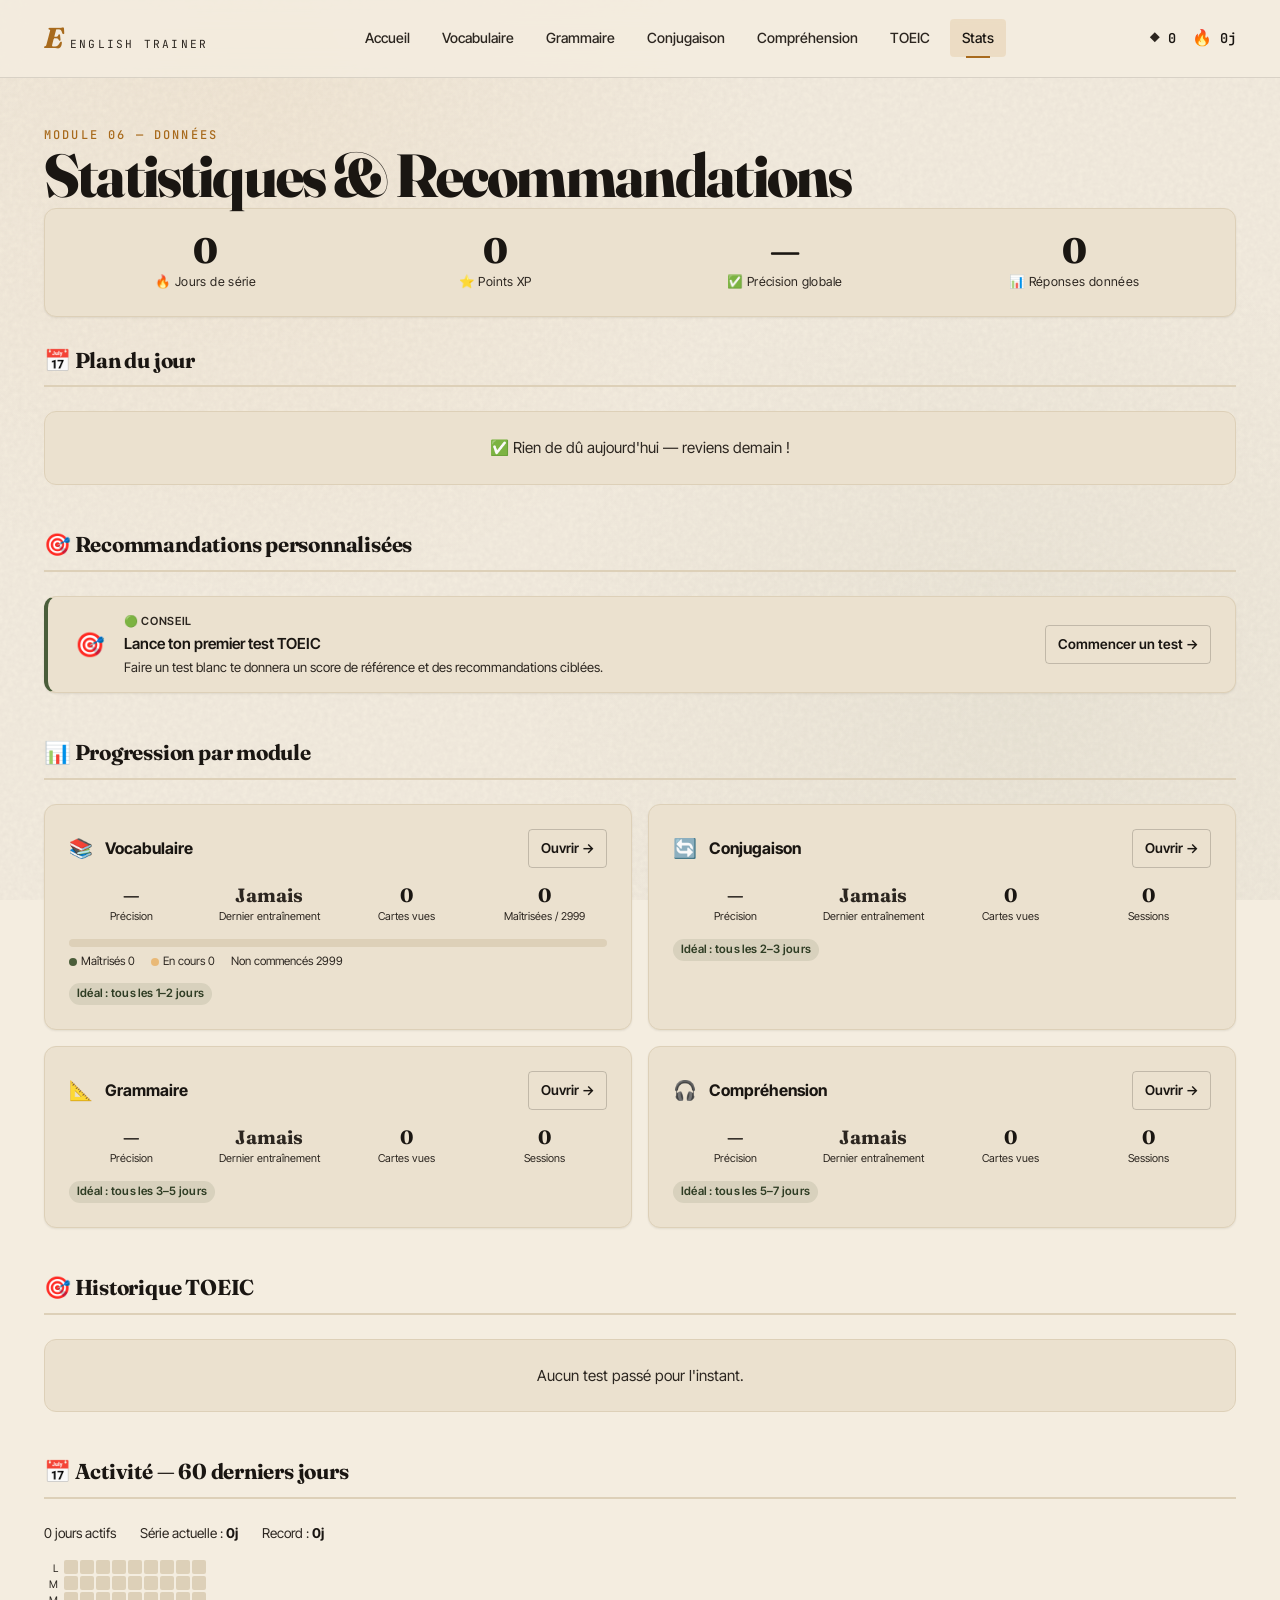
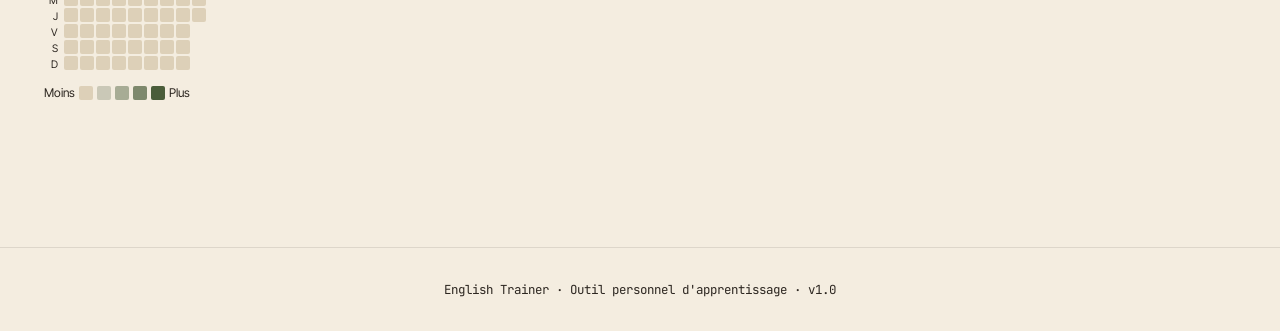
<file: stats.html>
<!DOCTYPE html>
<html lang="fr">
<head>
  <meta charset="UTF-8" />
  <meta name="viewport" content="width=device-width, initial-scale=1.0" />
  <title>English Trainer — Statistiques</title>
  <link rel="stylesheet" href="styles/main.css" />
  <link rel="stylesheet" href="styles/stats.css" />
</head>
<body>
  <div class="app">
    <div id="topbar-slot"></div>
    <main>
      <div class="container">
        <section class="vocab-hero anim-fade-up">
          <div class="eyebrow">Module 06 — Données</div>
          <h1>Statistiques &amp; Recommandations</h1>
        </section>
        <div id="stage-root"></div>
      </div>
    </main>
    <div id="footer-slot"></div>
  </div>

  <script src="scripts/storage.js"></script>
  <script src="scripts/shared.js"></script>
  <script src="data/vocab.js"></script>

  <script>
  // ── Analysis engine ──────────────────────────────────────────────────────
  const NOW = Date.now();
  const DAY = 86400000;

  function analyzeCards(cards) {
    const all = Object.values(cards || {});
    const seen = all.filter(c => c.seen > 0);
    const tc = seen.reduce((s, c) => s + (c.correct || 0), 0);
    const tw = seen.reduce((s, c) => s + (c.wrong || 0), 0);
    const due = all.filter(c => c.nextDueAt && c.nextDueAt <= NOW).length;
    const struggling = all.filter(c => (c.ease || 2.5) < 1.8 && (c.seen || 0) >= 3).length;
    const mastered = all.filter(c => (c.correct || 0) >= 3 && (c.intervalDays || 0) >= 7).length;
    return {
      total: all.length, seen: seen.length,
      correct: tc, wrong: tw,
      accuracy: (tc + tw) > 0 ? tc / (tc + tw) : null,
      due, struggling, mastered,
    };
  }

  function analyzeHistory(history) {
    const h = history || [];
    const last = h.length ? new Date(h[h.length - 1].date).getTime() : null;
    const daysSince = last ? Math.floor((NOW - last) / DAY) : null;
    const week = h.filter(e => (NOW - new Date(e.date).getTime()) < 7 * DAY);
    const weekCorrect = week.reduce((s, e) => s + (e.correct || 0), 0);
    const weekTotal   = week.reduce((s, e) => s + (e.total   || 0), 0);
    // Activity per day (last 60 days)
    const byDay = {};
    h.forEach(e => {
      const d = e.date.slice(0, 10);
      byDay[d] = (byDay[d] || 0) + (e.total || 1);
    });
    return { sessions: h.length, last, daysSince, weekCorrect, weekTotal, byDay };
  }

  function analyzeToeic(toeic) {
    const history = (toeic && toeic.history) || [];
    const last = history.length ? history[history.length - 1] : null;
    const daysSince = last ? Math.floor((NOW - new Date(last.date).getTime()) / DAY) : null;
    const scores = history.map(h => h.scaled).filter(Boolean);
    const trend = scores.length >= 3
      ? scores[scores.length-1] - scores[scores.length-3]
      : null;
    return { history, last, daysSince, scores, trend };
  }

  function buildStats(state) {
    const vocabTotal = typeof VOCAB !== 'undefined' ? VOCAB.length : 0;
    return {
      vocab:         { cards: analyzeCards(state.vocab?.cards),        hist: analyzeHistory(state.vocab?.history) },
      conj:          { cards: analyzeCards(state.conj?.cards),         hist: analyzeHistory(state.conj?.history) },
      grammar:       { cards: analyzeCards(state.grammar?.cards),      hist: analyzeHistory(state.grammar?.history) },
      comprehension: { cards: analyzeCards(state.comprehension?.cards),hist: analyzeHistory(state.comprehension?.history) },
      toeic:         analyzeToeic(state.toeic),
      vocabTotal,
      global: {
        points:   state.points || 0,
        streak:   state.streak || { current: 0, best: 0 },
        totals:   state.totals || { answersGiven: 0, answersCorrect: 0 },
      },
    };
  }

  // ── Recommendation engine ────────────────────────────────────────────────
  const MODULES = [
    { key: 'vocab',         label: 'Vocabulaire',    url: 'vocabulary.html',    ideal: 2 },
    { key: 'conj',          label: 'Conjugaison',    url: 'conjugation.html',   ideal: 3 },
    { key: 'grammar',       label: 'Grammaire',      url: 'grammar.html',       ideal: 4 },
    { key: 'comprehension', label: 'Compréhension',  url: 'comprehension.html', ideal: 5 },
  ];

  function buildRecommendations(stats) {
    const recs = [];

    // 1. Due cards per module
    MODULES.forEach(({ key, label, url }) => {
      const due = stats[key]?.cards?.due || 0;
      if (due === 0) return;
      recs.push({
        priority: due > 20 ? 'high' : due > 5 ? 'medium' : 'low',
        icon: '📋',
        title: `${due} carte${due > 1 ? 's' : ''} à réviser — ${label}`,
        reason: due > 20
          ? `Tes révisions s'accumulent. Plus tu attends, plus c'est dur de rattraper.`
          : `Quelques révisions dues — reste à jour pour consolider ta mémoire.`,
        action: 'Réviser maintenant',
        url,
        score: due > 20 ? 100 : due > 5 ? 60 : 20,
      });
    });

    // 2. Inactive modules
    MODULES.forEach(({ key, label, url, ideal }) => {
      const ds = stats[key]?.hist?.daysSince;
      if (ds === null || ds === undefined) return;
      if (ds < ideal) return;
      recs.push({
        priority: ds > 14 ? 'high' : ds > 7 ? 'medium' : 'low',
        icon: '⏰',
        title: `Inactif depuis ${ds} jour${ds > 1 ? 's' : ''} — ${label}`,
        reason: ds > 14
          ? `La mémoire à long terme s'effrite sans pratique régulière.`
          : `Une petite session suffit à maintenir ta progression.`,
        action: 'S\'entraîner',
        url,
        score: ds > 14 ? 90 : ds > 7 ? 50 : 15,
      });
    });

    // 3. Low accuracy
    MODULES.forEach(({ key, label, url }) => {
      const acc = stats[key]?.cards?.accuracy;
      if (acc === null || acc === undefined) return;
      if (acc >= 0.65) return;
      const pct = Math.round(acc * 100);
      recs.push({
        priority: acc < 0.50 ? 'high' : 'medium',
        icon: '⚠️',
        title: `Précision faible (${pct}%) — ${label}`,
        reason: acc < 0.50
          ? `Plus d'une erreur sur deux. Reviens sur les bases de ce module.`
          : `Taux de réussite améliorable. Focus sur les items difficiles.`,
        action: 'Travailler les erreurs',
        url,
        score: acc < 0.50 ? 80 : 45,
      });
    });

    // 4. Struggling items
    MODULES.forEach(({ key, label, url }) => {
      const st = stats[key]?.cards?.struggling || 0;
      if (st < 5) return;
      recs.push({
        priority: st > 15 ? 'medium' : 'low',
        icon: '🔁',
        title: `${st} items difficiles — ${label}`,
        reason: `Ces items ont un facteur de facilité bas. Une révision ciblée accélérera leur mémorisation.`,
        action: 'Cibler les difficultés',
        url,
        score: st > 15 ? 40 : 20,
      });
    });

    // 5. TOEIC insights from last test
    const lt = stats.toeic.last;
    if (lt) {
      const p5pct = lt.p5t ? Math.round((lt.p5c / lt.p5t) * 100) : null;
      const p6pct = lt.p6t ? Math.round((lt.p6c / lt.p6t) * 100) : null;
      const p7pct = lt.p7t ? Math.round((lt.p7c / lt.p7t) * 100) : null;

      if (p5pct !== null && p5pct < 60) {
        recs.push({
          priority: p5pct < 45 ? 'high' : 'medium',
          icon: '📝',
          title: `TOEIC P5 faible (${p5pct}%) → Renforce la grammaire`,
          reason: `La Partie 5 teste la grammaire et le vocabulaire. Travaille le Module 03 pour progresser.`,
          action: 'Ouvrir Grammaire',
          url: 'grammar.html',
          score: p5pct < 45 ? 85 : 55,
        });
      }
      if (p6pct !== null && p6pct < 60) {
        recs.push({
          priority: p6pct < 45 ? 'high' : 'medium',
          icon: '📝',
          title: `TOEIC P6 faible (${p6pct}%) → Vocabulaire + grammaire en contexte`,
          reason: `La Partie 6 nécessite de maîtriser les connecteurs et la morphologie des mots. Modules 01 + 03.`,
          action: 'Ouvrir Vocabulaire',
          url: 'vocabulary.html',
          score: p6pct < 45 ? 82 : 52,
        });
      }
      if (p7pct !== null && p7pct < 60) {
        recs.push({
          priority: p7pct < 45 ? 'high' : 'medium',
          icon: '📖',
          title: `TOEIC P7 faible (${p7pct}%) → Améliore la compréhension écrite`,
          reason: `La Partie 7 est la plus longue. S'entraîner sur les textes du Module 04 est la meilleure préparation.`,
          action: 'Ouvrir Compréhension',
          url: 'comprehension.html',
          score: p7pct < 45 ? 88 : 58,
        });
      }

      // TOEIC score stagnating
      const scores = stats.toeic.scores;
      if (scores.length >= 3) {
        const last3 = scores.slice(-3);
        const range = Math.max(...last3) - Math.min(...last3);
        if (range < 25) {
          recs.push({
            priority: 'medium',
            icon: '📈',
            title: 'Score TOEIC stagnant — intensifie l\'entraînement',
            reason: `Tes 3 derniers scores varient de moins de 25 pts. Pour progresser, augmente la fréquence des modules vocabulaire et grammaire.`,
            action: 'Voir les tests',
            url: 'toeic.html',
            score: 48,
          });
        }
      }
    }

    // 6. TOEIC test due
    const tds = stats.toeic.daysSince;
    if (tds === null) {
      recs.push({
        priority: 'low',
        icon: '🎯',
        title: 'Lance ton premier test TOEIC',
        reason: `Faire un test blanc te donnera un score de référence et des recommandations ciblées.`,
        action: 'Commencer un test',
        url: 'toeic.html',
        score: 35,
      });
    } else if (tds >= 14) {
      recs.push({
        priority: 'medium',
        icon: '🎯',
        title: `Test TOEIC — il y a ${tds} jours`,
        reason: `Un test régulier mesure ta progression et révèle tes points faibles actuels.`,
        action: 'Faire un test',
        url: 'toeic.html',
        score: 42,
      });
    }

    // 7. Streak maintenance
    const streak = stats.global.streak.current;
    if (streak >= 3) {
      recs.push({
        priority: 'low',
        icon: '🔥',
        title: `Maintiens ta série de ${streak} jours !`,
        reason: `La régularité est la clé de la mémorisation à long terme.`,
        action: 'S\'entraîner',
        url: 'vocabulary.html',
        score: 10,
      });
    }

    // Sort by score desc
    recs.sort((a, b) => b.score - a.score);
    return recs;
  }

  // ── Rendering ────────────────────────────────────────────────────────────
  function pct(v) { return v !== null && v !== undefined ? Math.round(v * 100) + '%' : '—'; }
  function fmtNum(n) { return (n || 0).toLocaleString('fr-FR'); }

  function renderHero(stats) {
    const g = stats.global;
    const acc = g.totals.answersGiven > 0
      ? Math.round((g.totals.answersCorrect / g.totals.answersGiven) * 100) : null;
    return `
      <div class="stats-hero-bar">
        <div class="stats-hero-item">
          <div class="stats-hero-val">${g.streak.current}</div>
          <div class="stats-hero-lbl">🔥 Jours de série</div>
        </div>
        <div class="stats-hero-item">
          <div class="stats-hero-val">${fmtNum(g.points)}</div>
          <div class="stats-hero-lbl">⭐ Points XP</div>
        </div>
        <div class="stats-hero-item">
          <div class="stats-hero-val">${acc !== null ? acc + '%' : '—'}</div>
          <div class="stats-hero-lbl">✅ Précision globale</div>
        </div>
        <div class="stats-hero-item">
          <div class="stats-hero-val">${fmtNum(g.totals.answersGiven)}</div>
          <div class="stats-hero-lbl">📊 Réponses données</div>
        </div>
      </div>`;
  }

  function renderRecommendations(recs) {
    if (!recs.length) {
      return `<div class="stats-section">
        <h2 class="stats-section-title">🎯 Recommandations</h2>
        <div class="rec-empty">Tout est à jour ! Continue comme ça. 🎉</div>
      </div>`;
    }

    const priorityLabel = { high: '🔴 Urgent', medium: '🟡 Important', low: '🟢 Conseil' };
    const topRecs = recs.slice(0, 6);

    return `
      <div class="stats-section">
        <h2 class="stats-section-title">🎯 Recommandations personnalisées</h2>
        <div class="rec-list">
          ${topRecs.map(r => `
            <div class="rec-card rec-${r.priority}">
              <div class="rec-icon">${r.icon}</div>
              <div class="rec-body">
                <div class="rec-priority-label">${priorityLabel[r.priority]}</div>
                <div class="rec-title">${r.title}</div>
                <div class="rec-reason">${r.reason}</div>
              </div>
              <a href="${r.url}" class="btn btn-sm ${r.priority === 'high' ? 'btn-primary' : 'btn-ghost'} rec-btn">
                ${r.action} →
              </a>
            </div>`).join('')}
        </div>
      </div>`;
  }

  function renderModules(stats) {
    const modules = [
      { key: 'vocab',  label: 'Vocabulaire', icon: '📚', url: 'vocabulary.html',
        total: stats.vocabTotal, ideal: '1–2 jours' },
      { key: 'conj',   label: 'Conjugaison', icon: '🔄', url: 'conjugation.html',
        total: null, ideal: '2–3 jours' },
      { key: 'grammar',label: 'Grammaire',   icon: '📐', url: 'grammar.html',
        total: null, ideal: '3–5 jours' },
      { key: 'comprehension', label: 'Compréhension', icon: '🎧', url: 'comprehension.html',
        total: null, ideal: '5–7 jours' },
    ];

    const cards = modules.map(m => {
      const d = stats[m.key];
      const c = d.cards;
      const h = d.hist;
      const acc = c.accuracy !== null ? Math.round(c.accuracy * 100) : null;
      const masteredPct = (m.total && c.mastered) ? Math.round((c.mastered / m.total) * 100) : null;
      const dueLabel = c.due > 0 ? `<span class="stat-badge badge-due">${c.due} dues</span>` : '';
      const struggleLabel = c.struggling > 0
        ? `<span class="stat-badge badge-struggle">${c.struggling} difficiles</span>` : '';
      const lastLabel = h.daysSince !== null
        ? (h.daysSince === 0 ? 'Aujourd\'hui' : `Il y a ${h.daysSince}j`)
        : 'Jamais';
      const lastColor = h.daysSince === null ? 'var(--ink-soft)'
        : h.daysSince === 0 ? 'var(--moss)'
        : h.daysSince <= 3  ? 'var(--ink)'
        : h.daysSince <= 7  ? 'var(--amber-deep)'
        : 'var(--burgundy)';

      // Bar segments
      const mastPct  = m.total ? Math.round((c.mastered / m.total) * 100) : 0;
      const learnPct = m.total ? Math.round(((c.seen - c.mastered) / m.total) * 100) : 0;

      return `
        <div class="mod-card">
          <div class="mod-header">
            <span class="mod-icon">${m.icon}</span>
            <span class="mod-label">${m.label}</span>
            <a href="${m.url}" class="btn btn-sm btn-ghost mod-btn">Ouvrir →</a>
          </div>
          <div class="mod-stats">
            <div class="mod-stat">
              <div class="mod-stat-val">${acc !== null ? acc + '%' : '—'}</div>
              <div class="mod-stat-lbl">Précision</div>
            </div>
            <div class="mod-stat">
              <div class="mod-stat-val" style="color:${lastColor}">${lastLabel}</div>
              <div class="mod-stat-lbl">Dernier entraînement</div>
            </div>
            <div class="mod-stat">
              <div class="mod-stat-val">${c.seen}</div>
              <div class="mod-stat-lbl">Cartes vues</div>
            </div>
            ${m.total ? `<div class="mod-stat">
              <div class="mod-stat-val">${c.mastered}</div>
              <div class="mod-stat-lbl">Maîtrisées / ${m.total}</div>
            </div>` : `<div class="mod-stat">
              <div class="mod-stat-val">${fmtNum(h.sessions)}</div>
              <div class="mod-stat-lbl">Sessions</div>
            </div>`}
          </div>
          ${m.total ? `
          <div class="mod-progress-wrap">
            <div class="mod-progress-bar">
              <div class="mod-progress-seg mastered" style="width:${mastPct}%"></div>
              <div class="mod-progress-seg learning" style="width:${learnPct}%"></div>
            </div>
            <div class="mod-progress-legend">
              <span class="leg-dot mastered"></span> Maîtrisés ${c.mastered}
              <span class="leg-dot learning" style="margin-left:12px"></span> En cours ${c.seen - c.mastered}
              <span style="color:var(--ink-soft);margin-left:12px">Non commencés ${m.total - c.seen}</span>
            </div>
          </div>` : ''}
          <div class="mod-badges">
            ${dueLabel}${struggleLabel}
            <span class="stat-badge badge-freq">Idéal : tous les ${m.ideal}</span>
          </div>
        </div>`;
    });

    return `
      <div class="stats-section">
        <h2 class="stats-section-title">📊 Progression par module</h2>
        <div class="mod-grid">${cards.join('')}</div>
      </div>`;
  }

  function renderToeicChart(stats) {
    const history = stats.toeic.history;
    if (!history.length) {
      return `<div class="stats-section">
        <h2 class="stats-section-title">🎯 Historique TOEIC</h2>
        <div class="rec-empty">Aucun test passé pour l'instant.</div>
      </div>`;
    }

    const last = history[history.length - 1];
    const scores = history.map(h => h.scaled || 0);
    const best = Math.max(...scores);
    const avg  = Math.round(scores.reduce((a,b) => a+b, 0) / scores.length);

    // SVG line chart
    const W = 500, H = 140, PAD = 30;
    const maxS = 495, minS = 0;
    const pts = scores.map((s, i) => {
      const x = PAD + (scores.length === 1 ? (W - PAD*2) / 2 : i * (W - PAD*2) / (scores.length - 1));
      const y = H - PAD - ((s - minS) / (maxS - minS)) * (H - PAD*2);
      return [x, y];
    });
    const polyline = pts.map(([x,y]) => `${x},${y}`).join(' ');
    const dots = pts.map(([x,y], i) => `
      <circle cx="${x}" cy="${y}" r="4" fill="var(--amber-deep)" />
      <text x="${x}" y="${y - 8}" font-size="10" fill="var(--ink)" text-anchor="middle">${scores[i]}</text>`
    ).join('');
    // Gridlines at 250, 400
    const gridY250 = H - PAD - (250 / maxS) * (H - PAD*2);
    const gridY400 = H - PAD - (400 / maxS) * (H - PAD*2);

    const chart = `
      <svg viewBox="0 0 ${W} ${H}" class="toeic-chart-svg">
        <line x1="${PAD}" y1="${gridY250}" x2="${W-PAD}" y2="${gridY250}" stroke="rgba(0,0,0,0.1)" stroke-dasharray="4 4"/>
        <text x="${PAD-4}" y="${gridY250+4}" font-size="9" fill="var(--ink-soft)" text-anchor="end">250</text>
        <line x1="${PAD}" y1="${gridY400}" x2="${W-PAD}" y2="${gridY400}" stroke="rgba(0,0,0,0.1)" stroke-dasharray="4 4"/>
        <text x="${PAD-4}" y="${gridY400+4}" font-size="9" fill="var(--ink-soft)" text-anchor="end">400</text>
        <polyline points="${polyline}" fill="none" stroke="var(--amber-deep)" stroke-width="2.5" stroke-linejoin="round"/>
        ${dots}
        <line x1="${PAD}" y1="${H-PAD}" x2="${W-PAD}" y2="${H-PAD}" stroke="rgba(0,0,0,0.15)"/>
      </svg>`;

    // Per-part breakdown of last test
    const partBreakdown = (last.p5t || last.p6t || last.p7t) ? `
      <div class="toeic-parts-breakdown">
        ${[
          { label:'P5 — Phrases', c: last.p5c, t: last.p5t || 30 },
          { label:'P6 — Complétion', c: last.p6c, t: last.p6t || 16 },
          { label:'P7 — Lecture', c: last.p7c, t: last.p7t || 54 },
        ].map(p => {
          const pp = Math.round(((p.c||0) / p.t) * 100);
          const color = pp >= 70 ? 'var(--moss)' : pp >= 50 ? 'var(--amber-deep)' : 'var(--burgundy)';
          return `<div class="toeic-part-item">
            <div class="toeic-part-lbl">${p.label}</div>
            <div class="toeic-part-bar-wrap">
              <div class="toeic-part-bar" style="width:${pp}%;background:${color}"></div>
            </div>
            <div class="toeic-part-score" style="color:${color}">${p.c||0}/${p.t} (${pp}%)</div>
          </div>`;
        }).join('')}
      </div>` : '';

    return `
      <div class="stats-section">
        <h2 class="stats-section-title">🎯 Progression TOEIC Lecture</h2>
        <div class="toeic-chart-wrap">
          <div class="toeic-chart-stats">
            <div class="toeic-chart-stat">
              <div class="toeic-chart-val">${last.scaled || '—'}</div>
              <div class="toeic-chart-lbl">Dernier score</div>
            </div>
            <div class="toeic-chart-stat">
              <div class="toeic-chart-val">${best}</div>
              <div class="toeic-chart-lbl">Meilleur</div>
            </div>
            <div class="toeic-chart-stat">
              <div class="toeic-chart-val">${avg}</div>
              <div class="toeic-chart-lbl">Moyenne</div>
            </div>
            <div class="toeic-chart-stat">
              <div class="toeic-chart-val">${history.length}</div>
              <div class="toeic-chart-lbl">Tests</div>
            </div>
          </div>
          ${scores.length > 1 ? chart : '<p style="color:var(--ink-soft);font-size:.9rem;padding:16px 0">Passe au moins 2 tests pour voir la courbe.</p>'}
          ${partBreakdown}
        </div>
      </div>`;
  }

  function renderActivityCalendar(stats) {
    // Merge all modules' byDay activity
    const allByDay = {};
    ['conj','grammar','comprehension'].forEach(key => {
      const bd = stats[key]?.hist?.byDay || {};
      Object.entries(bd).forEach(([d, v]) => {
        allByDay[d] = (allByDay[d] || 0) + v;
      });
    });

    // Last 60 days
    const days = [];
    for (let i = 59; i >= 0; i--) {
      const d = new Date(NOW - i * DAY);
      days.push(d.toISOString().slice(0, 10));
    }

    const maxVal = Math.max(...Object.values(allByDay), 1);

    const cells = days.map(d => {
      const val = allByDay[d] || 0;
      const intensity = val === 0 ? 0 : Math.ceil((val / maxVal) * 4);
      const title = val > 0 ? `${d}: ${val} activités` : d;
      return `<div class="cal-cell intensity-${intensity}" title="${title}"></div>`;
    }).join('');

    // Week labels
    const weekLabels = ['L','M','M','J','V','S','D'].map(l =>
      `<div class="cal-week-label">${l}</div>`).join('');

    const activeDays = days.filter(d => allByDay[d] > 0).length;
    const streak = stats.global.streak;

    return `
      <div class="stats-section">
        <h2 class="stats-section-title">📅 Activité — 60 derniers jours</h2>
        <div class="cal-meta">
          <span>${activeDays} jours actifs</span>
          <span>Série actuelle : <strong>${streak.current}j</strong></span>
          <span>Record : <strong>${streak.best}j</strong></span>
        </div>
        <div class="cal-wrap">
          <div class="cal-week-labels">${weekLabels}</div>
          <div class="cal-grid">${cells}</div>
        </div>
        <div class="cal-legend">
          <span style="color:var(--ink-soft);font-size:.75rem">Moins</span>
          ${[0,1,2,3,4].map(i => `<div class="cal-cell intensity-${i}" style="display:inline-block"></div>`).join('')}
          <span style="color:var(--ink-soft);font-size:.75rem">Plus</span>
        </div>
      </div>`;
  }

  function renderTrainingPlan(stats, recs) {
    // Today's plan based on due cards and recommendations
    const todayItems = [];

    MODULES.forEach(({ key, label, url }) => {
      const due = stats[key]?.cards?.due || 0;
      if (due > 0) todayItems.push({ label: `${label} — ${due} révisions dues`, url, priority: due > 10 ? 'high' : 'medium' });
    });

    // Add TOEIC if 14+ days
    if (stats.toeic.daysSince >= 14) {
      todayItems.push({ label: 'Passer un test TOEIC blanc', url: 'toeic.html', priority: 'low' });
    }

    if (!todayItems.length) {
      return `<div class="stats-section">
        <h2 class="stats-section-title">📅 Plan du jour</h2>
        <div class="plan-done">✅ Rien de dû aujourd'hui — reviens demain !</div>
      </div>`;
    }

    const priorityOrder = { high: 0, medium: 1, low: 2 };
    todayItems.sort((a,b) => priorityOrder[a.priority] - priorityOrder[b.priority]);

    return `
      <div class="stats-section">
        <h2 class="stats-section-title">📅 Plan du jour</h2>
        <div class="plan-list">
          ${todayItems.map((item, i) => `
            <div class="plan-item">
              <span class="plan-num">${i+1}</span>
              <span class="plan-label">${item.label}</span>
              <a href="${item.url}" class="btn btn-sm btn-primary">Commencer →</a>
            </div>`).join('')}
        </div>
      </div>`;
  }

  // ── Main ─────────────────────────────────────────────────────────────────
  Storage.load();
  Shared.renderTopbar('stats');
  Shared.renderFooter();

  const state = Storage.state;
  const stats = buildStats(state);
  const recs  = buildRecommendations(stats);

  const root = document.getElementById('stage-root');
  root.innerHTML = [
    renderHero(stats),
    renderTrainingPlan(stats, recs),
    renderRecommendations(recs),
    renderModules(stats),
    renderToeicChart(stats),
    renderActivityCalendar(stats),
  ].join('');
  </script>
</body>
</html>
</file>
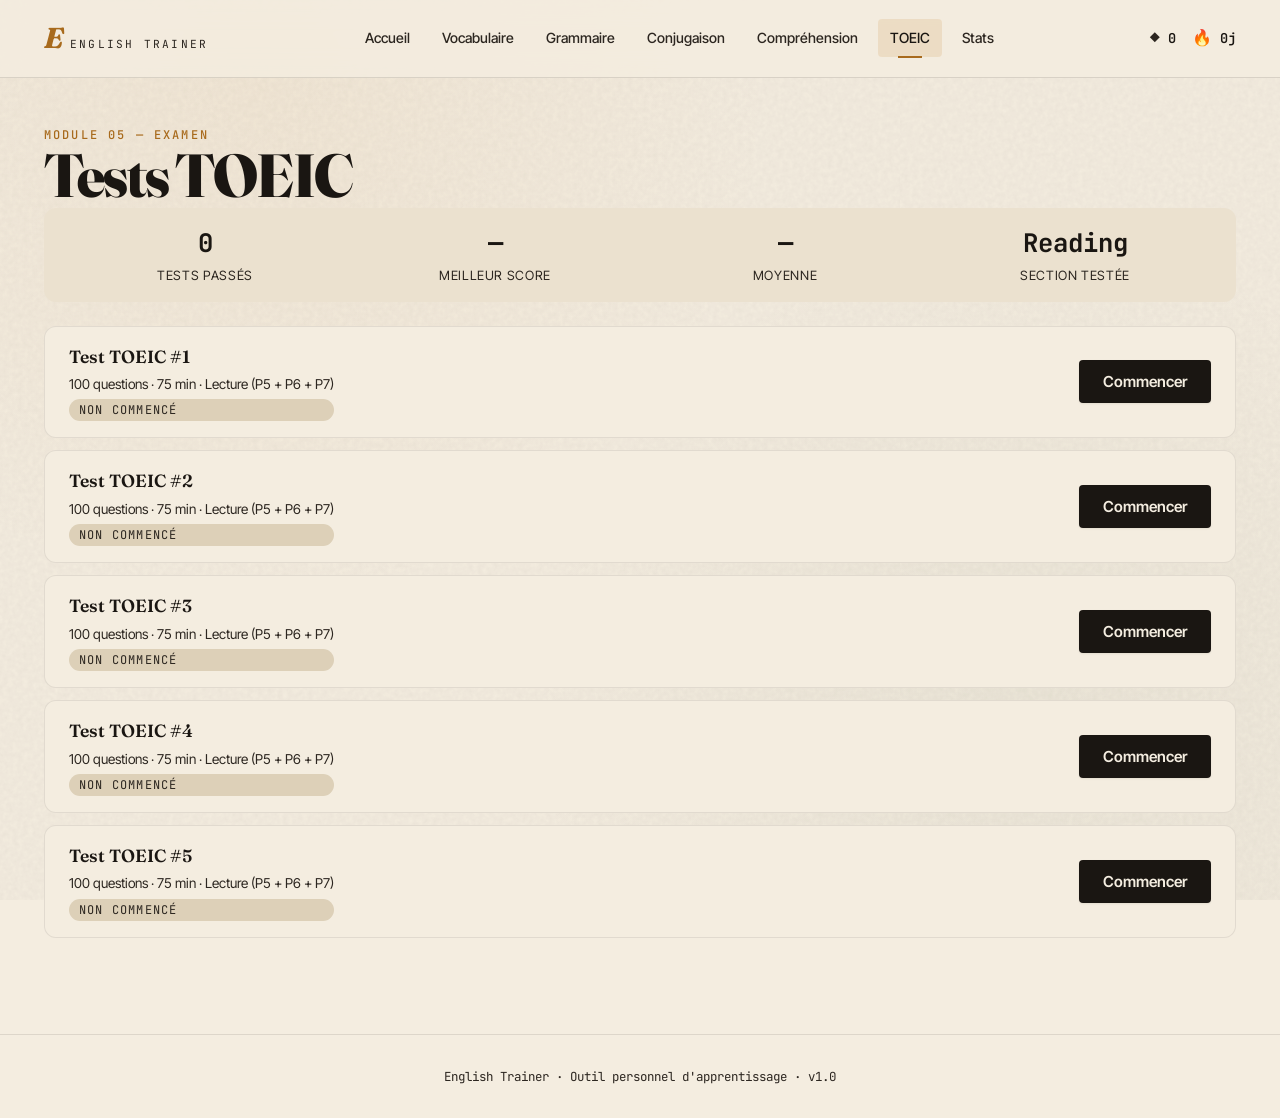
<file: toeic.html>
<!DOCTYPE html>
<html lang="fr">
<head>
  <meta charset="UTF-8" />
  <meta name="viewport" content="width=device-width, initial-scale=1.0" />
  <title>English Trainer — Tests TOEIC</title>
  <link rel="stylesheet" href="styles/main.css" />
  <link rel="stylesheet" href="styles/toeic.css" />
</head>
<body>
  <div class="app">
    <div id="topbar-slot"></div>
    <main>
      <div class="container">
        <section class="vocab-hero anim-fade-up">
          <div class="eyebrow">Module 05 — Examen</div>
          <h1>Tests TOEIC</h1>
        </section>
        <div id="stage-root"></div>
      </div>
    </main>
    <div id="footer-slot"></div>
  </div>

  <script src="scripts/storage.js"></script>
  <script src="scripts/shared.js"></script>
  <script src="data/toeic-tests.js"></script>

  <script>
    // ── Score conversion (Reading raw/100 → scaled 5–495) ────────────────────
    const SCORE_TABLE = [
      [0,5],[5,25],[10,50],[15,80],[20,110],[25,140],[30,170],[35,200],
      [40,225],[45,250],[50,275],[55,300],[60,325],[65,350],[70,375],
      [75,400],[80,425],[85,445],[90,460],[95,477],[100,495]
    ];
    function rawToScaled(correct, total) {
      const pct = Math.round((correct / total) * 100);
      for (let i = 0; i < SCORE_TABLE.length - 1; i++) {
        const [r0, s0] = SCORE_TABLE[i], [r1, s1] = SCORE_TABLE[i + 1];
        if (pct >= r0 && pct <= r1)
          return Math.round(s0 + (pct - r0) / (r1 - r0) * (s1 - s0));
      }
      return pct >= 100 ? 495 : 5;
    }

    // ── App state ─────────────────────────────────────────────────────────────
    let _view = 'dashboard';
    let _test = null;
    let _flat = [];
    let _answers = {};
    let _idx = 0;
    let _timeLeft = 75 * 60;
    let _timerInterval = null;
    let _reviewData = null;

    // ── Flatten test into ordered question list ───────────────────────────────
    function flattenTest(test) {
      const qs = [];
      test.part5.forEach(q => qs.push({ part: 5, qId: q.id, num: q.num, data: q }));
      test.part6.forEach(passage =>
        passage.blanks.forEach(b => qs.push({ part: 6, qId: b.id, num: b.num, data: b, passage }))
      );
      test.part7.forEach(ex =>
        ex.questions.forEach(q => qs.push({ part: 7, qId: q.id, num: q.num, data: q, exercise: ex }))
      );
      return qs;
    }

    function partLabel(p) {
      return p === 5 ? 'Partie 5 — Phrases incomplètes'
           : p === 6 ? 'Partie 6 — Complétion de texte'
           :           'Partie 7 — Compréhension écrite';
    }

    function fmtTime(sec) {
      const m = Math.floor(sec / 60), s = sec % 60;
      return `${String(m).padStart(2,'0')}:${String(s).padStart(2,'0')}`;
    }

    function processBody(text) {
      return (text || '').replace(/\*\*(.*?)\*\*/g, '<strong>$1</strong>').replace(/\n/g, '<br>');
    }

    // ── Persistence ───────────────────────────────────────────────────────────
    function saveProgress() {
      if (!_test) return;
      localStorage.setItem(`toeic_p_${_test.id}`, JSON.stringify({ answers: _answers, idx: _idx, timeLeft: _timeLeft }));
    }
    function loadProgress(id) {
      try { const r = localStorage.getItem(`toeic_p_${id}`); return r ? JSON.parse(r) : null; } catch { return null; }
    }
    function clearProgress(id) { localStorage.removeItem(`toeic_p_${id}`); }

    function saveResult(id, result) {
      localStorage.setItem(`toeic_r_${id}`, JSON.stringify(result));
      if (!Storage.state.toeic) Storage.state.toeic = { history: [] };
      Storage.state.toeic.history.push({ date: new Date().toISOString(), testId: id, ...result });
      Storage.save();
    }
    function loadResult(id) {
      try { const r = localStorage.getItem(`toeic_r_${id}`); return r ? JSON.parse(r) : null; } catch { return null; }
    }

    // ── Timer ─────────────────────────────────────────────────────────────────
    function startTimer() {
      clearInterval(_timerInterval);
      _timerInterval = setInterval(() => {
        _timeLeft--;
        saveProgress();
        const el = document.getElementById('toeic-timer');
        if (el) {
          el.textContent = fmtTime(_timeLeft);
          el.className = 'toeic-timer' + (_timeLeft < 300 ? ' urgent' : _timeLeft < 900 ? ' warning' : '');
        }
        if (_timeLeft <= 0) submitTest(true);
      }, 1000);
    }
    function stopTimer() { clearInterval(_timerInterval); }

    // ── Render dispatcher ─────────────────────────────────────────────────────
    function render() {
      Shared.renderTopbar('toeic');
      Shared.renderFooter();
      const root = document.getElementById('stage-root');
      if (_view === 'dashboard') { root.innerHTML = renderDashboard(); return; }
      if (_view === 'review')    { root.innerHTML = renderReviewPage(); return; }
      root.innerHTML = renderTestShell();
      renderCurrentQuestion();
      renderPalette();
    }

    // ── Dashboard ─────────────────────────────────────────────────────────────
    function renderDashboard() {
      if (!TOEIC_TESTS || !TOEIC_TESTS.length) {
        return `<div class="toeic-empty">
          <p>Les tests sont en cours de génération.</p>
          <p style="color:var(--ink-soft);font-size:.9rem;margin-top:8px">
            Reviens dans quelques minutes — le contenu est généré automatiquement.
          </p>
        </div>`;
      }

      const history = (Storage.state.toeic && Storage.state.toeic.history) || [];
      const scores = history.map(h => h.scaled).filter(Boolean);
      const best = scores.length ? Math.max(...scores) : null;
      const avg  = scores.length ? Math.round(scores.reduce((a,b) => a+b, 0) / scores.length) : null;

      return `
        <div class="toeic-stats-bar">
          <div class="toeic-stat"><div class="toeic-stat-val">${history.length}</div><div class="toeic-stat-lbl">Tests passés</div></div>
          <div class="toeic-stat"><div class="toeic-stat-val">${best ?? '—'}</div><div class="toeic-stat-lbl">Meilleur score</div></div>
          <div class="toeic-stat"><div class="toeic-stat-val">${avg ?? '—'}</div><div class="toeic-stat-lbl">Moyenne</div></div>
          <div class="toeic-stat"><div class="toeic-stat-val">Reading</div><div class="toeic-stat-lbl">Section testée</div></div>
        </div>
        <div class="toeic-test-list">
          ${TOEIC_TESTS.map(t => {
            const result = loadResult(t.id);
            const prog   = loadProgress(t.id);
            const done   = prog ? Object.keys(prog.answers).length : 0;
            let pill, actions;
            if (result) {
              const color = result.scaled >= 400 ? 'pill-moss' : result.scaled >= 250 ? 'pill-amber' : 'pill-red';
              pill = `<span class="pill ${color}">Score : ${result.scaled} / 495</span>`;
              actions = `<button class="btn btn-ghost btn-sm" onclick="startReview('${t.id}')">Revoir</button>
                         <button class="btn btn-primary btn-sm" onclick="startTest('${t.id}', true)">Recommencer</button>`;
            } else if (prog) {
              pill = `<span class="pill pill-amber">En cours — ${done}/100</span>`;
              actions = `<button class="btn btn-primary" onclick="startTest('${t.id}', false)">Continuer</button>`;
            } else {
              pill = `<span class="pill">Non commencé</span>`;
              actions = `<button class="btn btn-primary" onclick="startTest('${t.id}', true)">Commencer</button>`;
            }
            return `
              <div class="toeic-test-card">
                <div class="toeic-test-info">
                  <div class="toeic-test-title">${t.title}</div>
                  <div class="toeic-test-meta">100 questions · 75 min · Lecture (P5 + P6 + P7)</div>
                  ${pill}
                </div>
                <div class="toeic-test-actions">${actions}</div>
              </div>`;
          }).join('')}
        </div>`;
    }

    // ── Start / resume ────────────────────────────────────────────────────────
    function startTest(testId, fresh) {
      _test = TOEIC_TESTS.find(t => t.id === testId);
      if (!_test) return;
      _flat = flattenTest(_test);
      _reviewData = null;
      if (fresh) {
        clearProgress(testId);
        _answers = {}; _idx = 0; _timeLeft = 75 * 60;
      } else {
        const s = loadProgress(testId);
        _answers  = s ? (s.answers || {}) : {};
        _idx      = s ? (s.idx || 0) : 0;
        _timeLeft = s ? (s.timeLeft ?? 75 * 60) : 75 * 60;
      }
      _view = 'test';
      render();
      startTimer();
    }

    // ── Test shell ────────────────────────────────────────────────────────────
    function renderTestShell() {
      const done = Object.keys(_answers).length;
      return `
        <div class="toeic-exam">
          <div class="toeic-header">
            <div class="toeic-header-left">
              <span class="toeic-test-name">${_test.title}</span>
              <span class="toeic-part-badge" id="toeic-part-badge"></span>
            </div>
            <div class="toeic-header-center">
              <span class="toeic-timer" id="toeic-timer">${fmtTime(_timeLeft)}</span>
              <span class="toeic-timer-lbl">restantes</span>
            </div>
            <div class="toeic-header-right">
              <span class="toeic-progress-lbl" id="toeic-progress">${done}/100</span>
            </div>
          </div>

          <div class="toeic-body">
            <div class="toeic-question-area" id="toeic-question-area"></div>
          </div>

          <div class="toeic-footer">
            <div class="toeic-nav">
              <button class="btn btn-ghost" id="btn-prev" onclick="goTo(_idx - 1)">← Précédent</button>
              <div class="toeic-palette-wrap">
                <div class="toeic-palette" id="toeic-palette"></div>
              </div>
              <button class="btn btn-ghost" id="btn-next" onclick="goTo(_idx + 1)">Suivant →</button>
            </div>
            <div class="toeic-footer-actions">
              <button class="btn btn-ghost btn-sm" onclick="backToDashboard()">Abandonner</button>
              <button class="btn btn-primary" onclick="confirmSubmit()">Terminer le test</button>
            </div>
          </div>
        </div>`;
    }

    function renderCurrentQuestion() {
      if (!_flat.length) return;
      const item = _flat[_idx];
      const area  = document.getElementById('toeic-question-area');
      const badge = document.getElementById('toeic-part-badge');
      if (badge) badge.textContent = partLabel(item.part);
      if (item.part === 5) area.innerHTML = renderP5(item);
      else if (item.part === 6) area.innerHTML = renderP6(item);
      else area.innerHTML = renderP7(item);
      const prev = document.getElementById('btn-prev');
      const next = document.getElementById('btn-next');
      if (prev) prev.disabled = _idx === 0;
      if (next) next.disabled = _idx === _flat.length - 1;
    }

    // ── Part 5 ────────────────────────────────────────────────────────────────
    function renderP5(item) {
      const q = item.data;
      const chosen = _answers[item.qId] || null;
      const sentence = q.sentence.replace(/_____/g, '<span class="toeic-blank">_____</span>');
      return `
        <div class="toeic-qnum">Question ${item.num}</div>
        <div class="toeic-p5-sentence">${sentence}</div>
        <div class="toeic-options">
          ${q.options.map(opt => {
            const letter = opt.charAt(0);
            return `<button class="toeic-opt${chosen === letter ? ' selected' : ''}"
              onclick="selectAnswer('${item.qId}','${letter}')">
              <span class="toeic-opt-letter">${letter}</span><span>${opt.slice(3)}</span>
            </button>`;
          }).join('')}
        </div>`;
    }

    // ── Part 6 ────────────────────────────────────────────────────────────────
    function renderP6(item) {
      const passage = item.passage;
      const curBlankIdx = passage.blanks.findIndex(b => b.id === item.data.id);
      let bodyHtml = processBody(passage.body || '');
      passage.blanks.forEach((b, i) => {
        const isActive = i === curBlankIdx;
        bodyHtml = bodyHtml.replace(
          `[${i + 1}]`,
          `<span class="toeic-p6-blank${isActive ? ' active' : ''}">[${b.num}]</span>`
        );
      });
      const q = item.data;
      const chosen = _answers[item.qId] || null;
      return `
        <div class="toeic-p6-wrap">
          <div class="toeic-p6-passage">
            <div class="toeic-p6-intro">${passage.intro || ''}</div>
            <div class="toeic-p6-body">${bodyHtml}</div>
          </div>
          <div class="toeic-p6-right">
            <div class="toeic-qnum">Question ${item.num}</div>
            <div class="toeic-p6-hint">Choisissez le mot ou groupe de mots qui complète le texte.</div>
            <div class="toeic-options">
              ${q.options.map(opt => {
                const letter = opt.charAt(0);
                return `<button class="toeic-opt${chosen === letter ? ' selected' : ''}"
                  onclick="selectAnswer('${item.qId}','${letter}')">
                  <span class="toeic-opt-letter">${letter}</span><span>${opt.slice(3)}</span>
                </button>`;
              }).join('')}
            </div>
          </div>
        </div>`;
    }

    // ── Part 7 ────────────────────────────────────────────────────────────────
    function renderP7(item) {
      const ex = item.exercise;
      const q  = item.data;
      const chosen = _answers[item.qId] || null;
      const body = ex.body || (ex.passages && ex.passages[0]) || '';

      const passagesHtml = ex.type === 'double'
        ? `<div class="toeic-p7-double">${(ex.passages || []).map((p, i) => `
            <div class="toeic-p7-passage">
              <div class="toeic-p7-doc-label">Document ${i + 1}</div>
              <div class="toeic-p7-body">${processBody(p)}</div>
            </div>`).join('')}</div>`
        : `<div class="toeic-p7-passage"><div class="toeic-p7-body">${processBody(body)}</div></div>`;

      return `
        <div class="toeic-p7-wrap">
          <div class="toeic-p7-left">
            <div class="toeic-p7-intro">${ex.intro || ''}</div>
            ${passagesHtml}
          </div>
          <div class="toeic-p7-right">
            <div class="toeic-p7-qnav">
              ${ex.questions.map(qq => {
                const isCur = qq.id === q.id;
                const isAns = !!_answers[qq.id];
                const fi = _flat.findIndex(f => f.qId === qq.id);
                return `<button class="toeic-p7-qpill${isCur ? ' active' : ''}${isAns ? ' answered' : ''}"
                  onclick="goTo(${fi})">${qq.num}</button>`;
              }).join('')}
            </div>
            <div class="toeic-qnum">Question ${item.num}</div>
            <div class="toeic-p7-prompt">${q.prompt}</div>
            <div class="toeic-options">
              ${q.options.map(opt => {
                const letter = opt.charAt(0);
                return `<button class="toeic-opt${chosen === letter ? ' selected' : ''}"
                  onclick="selectAnswer('${item.qId}','${letter}')">
                  <span class="toeic-opt-letter">${letter}</span><span>${opt.slice(3)}</span>
                </button>`;
              }).join('')}
            </div>
          </div>
        </div>`;
    }

    // ── Palette ───────────────────────────────────────────────────────────────
    function renderPalette() {
      const el = document.getElementById('toeic-palette');
      if (!el) return;
      el.innerHTML = _flat.map((item, i) =>
        `<button class="pal-btn p${item.part}${_answers[item.qId] ? ' answered' : ''}${i === _idx ? ' current' : ''}"
          onclick="goTo(${i})" title="Q${item.num}">${item.num}</button>`
      ).join('');
    }

    // ── Navigation & answer ───────────────────────────────────────────────────
    function goTo(idx) {
      if (idx < 0 || idx >= _flat.length) return;
      _idx = idx;
      saveProgress();
      renderCurrentQuestion();
      renderPalette();
      document.getElementById('toeic-progress').textContent = `${Object.keys(_answers).length}/100`;
    }

    function selectAnswer(qId, letter) {
      _answers[qId] = letter;
      saveProgress();
      renderCurrentQuestion();
      renderPalette();
      document.getElementById('toeic-progress').textContent = `${Object.keys(_answers).length}/100`;
      // Auto-advance to next unanswered
      const next = _flat.findIndex((f, i) => i > _idx && !_answers[f.qId]);
      if (next >= 0) setTimeout(() => goTo(next), 280);
    }

    // ── Submit ────────────────────────────────────────────────────────────────
    function confirmSubmit() {
      const unanswered = _flat.filter(f => !_answers[f.qId]).length;
      if (unanswered > 0 && !confirm(`${unanswered} question(s) sans réponse. Terminer quand même ?`)) return;
      submitTest(false);
    }

    function submitTest(timeUp) {
      stopTimer();
      clearProgress(_test.id);

      let p5c=0,p5t=0,p6c=0,p6t=0,p7c=0,p7t=0;
      const questionResults = _flat.map(item => {
        const given   = _answers[item.qId] || null;
        const correct = item.data.correct;
        const ok = given === correct;
        if (item.part===5){p5t++;if(ok)p5c++;}
        else if(item.part===6){p6t++;if(ok)p6c++;}
        else{p7t++;if(ok)p7c++;}
        return { qId: item.qId, given, correct, ok };
      });

      const totalCorrect = p5c + p6c + p7c;
      const scaled = rawToScaled(totalCorrect, 100);
      _reviewData = { totalCorrect, scaled, p5c, p5t, p6c, p6t, p7c, p7t, questionResults, timeUp };
      saveResult(_test.id, { scaled, totalCorrect, p5c, p5t, p6c, p6t, p7c, p7t, questionResults });
      Storage.registerActivity();
      Storage.addPoints(Math.round(scaled / 10));
      _view = 'review';
      render();
    }

    // ── Review ────────────────────────────────────────────────────────────────
    function startReview(testId) {
      _test = TOEIC_TESTS.find(t => t.id === testId);
      if (!_test) return;
      _flat = flattenTest(_test);
      const saved = loadResult(testId);
      if (!saved) return;
      _reviewData = saved;
      _view = 'review';
      render();
    }

    function renderReviewPage() {
      if (!_reviewData || !_test) return `<p>Aucun résultat.</p>`;
      const r = _reviewData;
      const total = r.totalCorrect ?? (r.p5c + r.p6c + r.p7c);
      const scaled = r.scaled;
      const pct = Math.round((total / 100) * 100);
      const color = scaled >= 400 ? 'var(--moss)' : scaled >= 250 ? 'var(--amber-deep)' : 'var(--burgundy)';
      const band  = scaled >= 400 ? '🟢 Niveau avancé (B2–C1)' : scaled >= 250 ? '🟡 Intermédiaire (B1–B2)' : '🔴 Débutant (A2–B1)';

      const parts = [
        { label:'Partie 5 — Phrases incomplètes', c:r.p5c, t:r.p5t??30 },
        { label:'Partie 6 — Complétion de texte',  c:r.p6c, t:r.p6t??16 },
        { label:'Partie 7 — Compréhension écrite', c:r.p7c, t:r.p7t??54 },
      ];

      const partsHtml = parts.map(p => {
        const pp = Math.round((p.c / p.t) * 100);
        return `<div class="review-part-row">
          <div class="review-part-label">${p.label}</div>
          <div class="review-part-bar-wrap"><div class="review-part-bar" style="width:${pp}%"></div></div>
          <div class="review-part-score">${p.c}/${p.t} <span class="review-part-pct">${pp}%</span></div>
        </div>`;
      }).join('');

      // Detailed question breakdown
      let detailHtml = '';
      if (r.questionResults && _flat.length) {
        const byPart = [5, 6, 7].map(part => ({
          part,
          items: r.questionResults
            .map(res => ({ res, flat: _flat.find(f => f.qId === res.qId) }))
            .filter(x => x.flat && x.flat.part === part)
        }));

        detailHtml = `<div class="review-detail"><h3>Détail question par question</h3>
          ${byPart.map(bp => `
            <div class="review-detail-part">
              <div class="review-detail-part-title">${partLabel(bp.part)}</div>
              ${bp.items.map(({ res, flat }) => {
                const q = flat.data;
                const givenOpt = q.options.find(o => o.charAt(0) === res.given);
                const correctOpt = q.options.find(o => o.charAt(0) === res.correct);
                return `<div class="review-q ${res.ok ? 'ok' : 'bad'}">
                  <div class="review-q-header">
                    <span class="review-q-num">Q${flat.num}</span>
                    <span class="review-q-status">${res.ok ? '✓ Correct' : `✗ Tu as répondu ${res.given || '—'}`}</span>
                  </div>
                  ${flat.part === 5 ? `<div class="review-q-sentence">${q.sentence}</div>` : ''}
                  ${flat.part === 7 ? `<div class="review-q-prompt">${q.prompt}</div>` : ''}
                  ${!res.ok ? `<div class="review-q-correct-ans">Bonne réponse : ${correctOpt || res.correct}</div>` : ''}
                  <div class="review-q-explanation">${q.explanation || ''}</div>
                </div>`;
              }).join('')}
            </div>`).join('')}
        </div>`;
      }

      return `
        <div class="toeic-review">
          ${r.timeUp ? `<div class="review-timeout-banner">⏰ Temps écoulé — test soumis automatiquement.</div>` : ''}
          <div class="review-score-hero">
            <div class="review-score-circle" style="border-color:${color}">
              <div class="review-score-num" style="color:${color}">${scaled}</div>
              <div class="review-score-denom">/ 495</div>
              <div class="review-score-label">Score TOEIC Lecture</div>
            </div>
            <div class="review-score-meta">
              <div class="review-raw">${total}/100 bonnes réponses (${pct}%)</div>
              <div class="review-band">${band}</div>
              <div class="review-equiv">Équivalent TOEIC total estimé : <strong>${scaled * 2} ± 50 / 990</strong></div>
            </div>
          </div>
          <div class="review-parts">${partsHtml}</div>
          ${detailHtml}
          <div class="review-actions">
            <button class="btn btn-ghost" onclick="backToDashboard()">← Retour</button>
            <button class="btn btn-primary" onclick="startTest('${_test.id}', true)">Recommencer</button>
          </div>
        </div>`;
    }

    function backToDashboard() {
      stopTimer();
      _view = 'dashboard'; _test = null; _flat = []; _answers = {};
      render();
    }

    // ── Init ──────────────────────────────────────────────────────────────────
    Storage.load();
    render();
  </script>
</body>
</html>
</file>
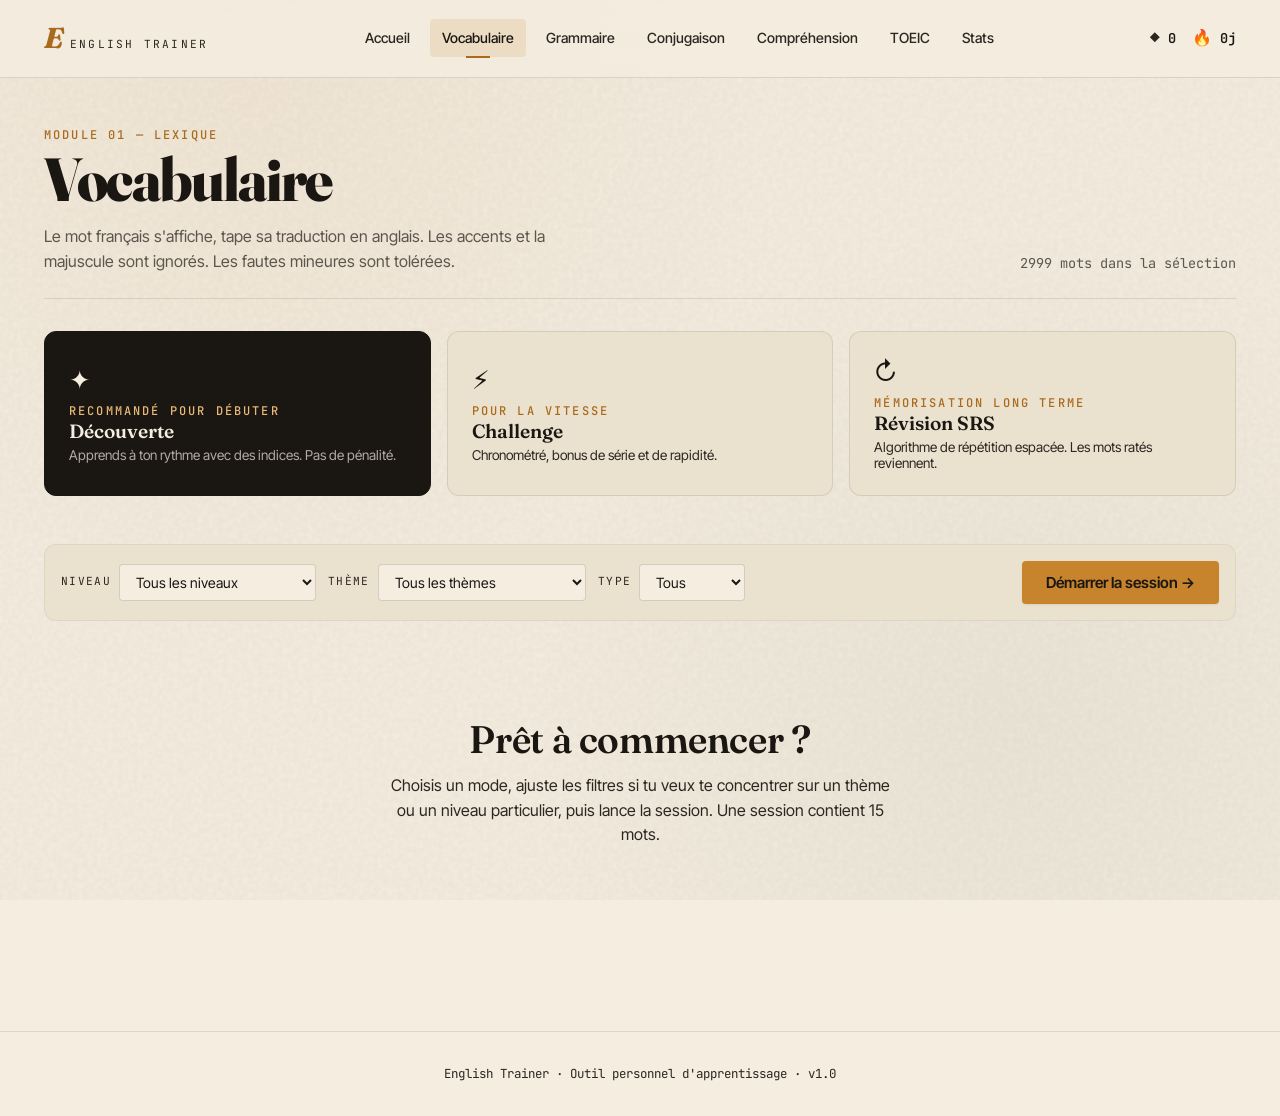
<file: vocabulary.html>
<!DOCTYPE html>
<html lang="fr">
<head>
  <meta charset="UTF-8" />
  <meta name="viewport" content="width=device-width, initial-scale=1.0" />
  <title>English Trainer — Vocabulaire</title>
  <link rel="stylesheet" href="styles/main.css" />
  <link rel="stylesheet" href="styles/vocab.css" />
</head>
<body>
  <div class="app">
    <div id="topbar-slot"></div>

    <main>
      <div class="container">

        <!-- HERO -->
        <section class="vocab-hero anim-fade-up">
          <div>
            <div class="eyebrow">Module 01 — Lexique</div>
            <h1 style="margin-top: 4px">Vocabulaire</h1>
            <p class="muted" style="margin-top: 12px; max-width: 540px">
              Le mot français s'affiche, tape sa traduction en anglais.
              Les accents et la majuscule sont ignorés. Les fautes mineures sont tolérées.
            </p>
          </div>
          <div class="mono muted" style="font-size: 0.85rem" id="pool-info">— mots disponibles</div>
        </section>

        <!-- MAIN STAGE -->
        <div id="stage-root"></div>

      </div>
    </main>

    <div id="footer-slot"></div>
  </div>

  <!-- Scripts -->
  <script src="data/vocab.js"></script>
  <script src="scripts/storage.js"></script>
  <script src="scripts/shared.js"></script>
  <script src="scripts/vocab-engine.js"></script>
  <script>
    Storage.load();
    Shared.renderTopbar('vocab');
    Shared.renderFooter();

    const stageRoot = document.getElementById('stage-root');
    let filters = { tier: null, theme: null, pos: null };
    let selectedMode = 'discovery';

    // ---- View 1: Setup screen (mode + filters) ----
    function renderSetup() {
      const totalPool = VocabEngine.selectPool(filters).length;
      document.getElementById('pool-info').textContent = totalPool + ' mots dans la sélection';

      const themeOptions = Object.entries(THEMES)
        .map(([k, v]) => `<option value="${k}">${v.label}</option>`).join('');

      stageRoot.innerHTML = `
        <!-- MODES -->
        <div class="vocab-modes">
          ${Object.values(VocabEngine.MODES).map(m => `
            <button class="mode-card ${m.key === selectedMode ? 'active' : ''}" data-mode="${m.key}">
              <div class="mode-icon">${m.icon}</div>
              <div class="eyebrow">${m.key === 'discovery' ? 'Recommandé pour débuter' : m.key === 'challenge' ? 'Pour la vitesse' : 'Mémorisation long terme'}</div>
              <div class="mode-title">${m.label}</div>
              <div class="mode-desc">${m.desc}</div>
            </button>
          `).join('')}
        </div>

        <!-- FILTERS -->
        <div class="filters-row">
          <div class="filter-group">
            <span class="filter-label">Niveau</span>
            <select id="f-tier" class="filter-select">
              <option value="">Tous les niveaux</option>
              <option value="1">Tier 1 — Essentiels</option>
              <option value="2">Tier 2 — Courants</option>
              <option value="3">Tier 3 — Enrichissement</option>
            </select>
          </div>
          <div class="filter-group">
            <span class="filter-label">Thème</span>
            <select id="f-theme" class="filter-select">
              <option value="">Tous les thèmes</option>
              ${themeOptions}
            </select>
          </div>
          <div class="filter-group">
            <span class="filter-label">Type</span>
            <select id="f-pos" class="filter-select">
              <option value="">Tous</option>
              <option value="n">Noms</option>
              <option value="v">Verbes</option>
              <option value="adj">Adjectifs</option>
              <option value="adv">Adverbes</option>
            </select>
          </div>
          <div style="flex: 1"></div>
          <button id="start-btn" class="btn btn-amber">
            Démarrer la session →
          </button>
        </div>

        <div class="start-prompt">
          <h2>Prêt à commencer ?</h2>
          <p>Choisis un mode, ajuste les filtres si tu veux te concentrer sur un thème ou un niveau particulier, puis lance la session. Une session contient ${VocabEngine.MODES[selectedMode].sessionSize} mots.</p>
        </div>
      `;

      // Restore selected filter values
      document.getElementById('f-tier').value = filters.tier || '';
      document.getElementById('f-theme').value = filters.theme || '';
      document.getElementById('f-pos').value = filters.pos || '';

      // Wire mode cards
      stageRoot.querySelectorAll('.mode-card').forEach(card => {
        card.addEventListener('click', () => {
          selectedMode = card.dataset.mode;
          renderSetup();
        });
      });

      // Wire filters
      const updateFilter = () => {
        const t = document.getElementById('f-tier').value;
        const th = document.getElementById('f-theme').value;
        const p = document.getElementById('f-pos').value;
        filters = {
          tier: t ? parseInt(t) : null,
          theme: th || null,
          pos: p || null,
        };
        document.getElementById('pool-info').textContent =
          VocabEngine.selectPool(filters).length + ' mots dans la sélection';
      };
      document.getElementById('f-tier').addEventListener('change', updateFilter);
      document.getElementById('f-theme').addEventListener('change', updateFilter);
      document.getElementById('f-pos').addEventListener('change', updateFilter);

      // Start
      document.getElementById('start-btn').addEventListener('click', () => {
        try {
          VocabEngine.startSession({ mode: selectedMode, filters });
          renderQuestion();
        } catch (e) {
          alert(e.message);
        }
      });
    }

    // ---- View 2: Question screen ----
    function renderQuestion() {
      const w = VocabEngine.current();
      const s = VocabEngine.session;
      s.currentStart = Date.now();
      const total = s.queue.length;
      const idx = s.index;
      const pct = Math.round((idx / total) * 100);
      const showHints = s.mode.hint;

      stageRoot.innerHTML = `
        <div class="quiz-stage">
          <div class="quiz-header">
            <div class="quiz-progress">
              <span class="progress-label mono">${idx + 1} / ${total}</span>
              <div class="progress-bar"><div class="progress-fill" style="width: ${pct}%"></div></div>
              <span class="progress-label mono">+${s.points} pts</span>
            </div>
            <div class="quiz-streak ${s.streak >= 5 ? 'big' : ''}">
              ${s.streak >= 1 ? '🔥 ' + s.streak + " d'affilée" : '&nbsp;'}
            </div>
          </div>

          <div class="quiz-prompt">
            <div class="prompt-type">${POS_LABELS[w.pos] || w.pos}</div>
            <div class="prompt-word">${w.fr}${w.hint ? `<span class="prompt-hint">${w.hint}</span>` : ''}</div>
            ${w.example ? `<div class="prompt-pos">Indice : utilisé dans une phrase comme "${maskExample(w.example, w.en)}"</div>` : ''}
          </div>

          <div class="quiz-input-row">
            <input
              type="text"
              id="answer-input"
              class="quiz-input"
              placeholder="Tape la traduction en anglais…"
              autocomplete="off"
              autocapitalize="off"
              autocorrect="off"
              spellcheck="false"
            />
            <button id="submit-btn" class="btn btn-primary btn-lg">Valider</button>
          </div>

          ${showHints ? `<div class="quiz-hint" id="hint-zone"></div>` : '<div class="quiz-hint"></div>'}

          <div class="quiz-actions">
            ${showHints ? `<button id="hint-btn" class="btn btn-ghost btn-sm">Indice (−2 pts)</button>` : ''}
            <button id="skip-btn" class="btn btn-ghost btn-sm">Passer</button>
          </div>

          <div class="quiz-feedback" id="feedback"></div>
        </div>
      `;

      const input = document.getElementById('answer-input');
      const submit = document.getElementById('submit-btn');
      input.focus();
      input.addEventListener('keydown', e => {
        if (e.key === 'Enter') {
          e.preventDefault();
          submit.click();
        }
      });
      submit.addEventListener('click', handleSubmit);
      if (showHints) document.getElementById('hint-btn').addEventListener('click', handleHint);
      document.getElementById('skip-btn').addEventListener('click', handleSkip);
    }

    function maskExample(example, en) {
      // Replace the english word in the example with ___ to make it useful as a hint
      const base = en.split('/')[0].replace(/^to\s+/, '');
      try {
        const re = new RegExp('\\b' + base.replace(/[.*+?^${}()|[\]\\]/g, '\\$&') + '\\w*\\b', 'gi');
        return example.replace(re, '___');
      } catch (e) {
        return example;
      }
    }

    function handleHint() {
      const hint = VocabEngine.getHint();
      const zone = document.getElementById('hint-zone');
      zone.textContent = hint;
    }

    function handleSkip() {
      // count as wrong, no points
      const w = VocabEngine.current();
      VocabEngine.session.results.push({
        word: w, ok: false, near: false, hintsUsed: VocabEngine.session.hintsUsed,
        timeMs: Date.now() - VocabEngine.session.currentStart, pointsEarned: 0, userInput: '(passé)',
      });
      VocabEngine.updateCardOnAnswer(w, false);
      VocabEngine.session.streak = 0;
      showFeedback(false, false, 0, w.en, true);
    }

    function handleSubmit() {
      const input = document.getElementById('answer-input');
      const value = input.value.trim();
      if (!value) return;
      const res = VocabEngine.submit(value);
      input.classList.add(res.ok ? 'correct' : 'wrong');
      input.disabled = true;
      document.getElementById('submit-btn').disabled = true;
      showFeedback(res.ok, res.near, res.pointsEarned, res.correctAnswer, false);
    }

    function showFeedback(ok, near, pts, correctAnswer, skipped) {
      const fb = document.getElementById('feedback');
      const w = VocabEngine.current();
      const auto = w.example || '';
      fb.innerHTML = `
        <div class="answer-reveal ${ok ? '' : 'wrong'}">
          ${ok ? (near ? '✓ Presque parfait' : '✓ Excellent') : (skipped ? 'Passé' : '✗ Incorrect')}
          <button class="quiz-speaker" id="speak-btn" title="Écouter">🔊</button>
          ${ok && pts > 0 ? `<span class="points-earned">+${pts} pts</span>` : ''}
        </div>
        <div class="answer-detail">
          La bonne réponse était : <strong>${correctAnswer}</strong>
          ${near ? ' (tu avais une petite faute de frappe)' : ''}
          ${auto ? `<br><em style="opacity:0.7">Ex. : ${auto}</em>` : ''}
        </div>
        <div style="margin-top: 16px">
          <button id="next-btn" class="btn btn-amber">
            ${VocabEngine.isFinished() || VocabEngine.session.index >= VocabEngine.session.queue.length - 1 ? 'Voir le résumé' : 'Suivant'} →
          </button>
        </div>
      `;
      // Auto-play audio of correct answer
      if (Storage.state.settings.autoPlayAudio) {
        setTimeout(() => Shared.speak(correctAnswer.split('/')[0]), 250);
      }
      document.getElementById('speak-btn').addEventListener('click', e => {
        e.target.classList.add('playing');
        Shared.speak(correctAnswer.split('/')[0]);
        setTimeout(() => e.target.classList.remove('playing'), 1200);
      });
      document.getElementById('next-btn').addEventListener('click', () => {
        VocabEngine.next();
        if (VocabEngine.isFinished()) renderSummary();
        else renderQuestion();
      });
      // Focus next button so Enter advances
      setTimeout(() => document.getElementById('next-btn').focus(), 100);
      document.getElementById('next-btn').addEventListener('keydown', e => {
        if (e.key === 'Enter') document.getElementById('next-btn').click();
      });
    }

    // ---- View 3: Summary ----
    function renderSummary() {
      const summary = VocabEngine.finishSession();
      const acc = Math.round((summary.correct / summary.total) * 100);
      const grade = acc >= 90 ? 'Excellent' : acc >= 75 ? 'Très bien' : acc >= 60 ? 'Bien' : acc >= 40 ? 'À retravailler' : 'Difficile';
      const newPoints = Storage.state.points;

      stageRoot.innerHTML = `
        <div class="session-summary">
          <div class="eyebrow">Session terminée — ${summary.mode}</div>
          <div class="summary-score">${summary.correct}<span style="font-size: 2rem; color: var(--ink-soft)">/${summary.total}</span></div>
          <div class="serif" style="font-size: 1.4rem; font-style: italic; color: var(--ink-soft)">${grade} — ${acc}% de précision</div>

          <div class="summary-metrics">
            <div class="summary-metric">
              <div class="summary-metric-val">+${summary.points}</div>
              <div class="summary-metric-lbl">Points gagnés</div>
            </div>
            <div class="summary-metric">
              <div class="summary-metric-val">${summary.streakAchieved}</div>
              <div class="summary-metric-lbl">Meilleure série</div>
            </div>
            <div class="summary-metric">
              <div class="summary-metric-val">${summary.durationS}s</div>
              <div class="summary-metric-lbl">Durée</div>
            </div>
            <div class="summary-metric">
              <div class="summary-metric-val">${Shared.formatNum(newPoints)}</div>
              <div class="summary-metric-lbl">Points totaux</div>
            </div>
          </div>

          ${summary.missed.length ? `
            <div style="margin-top: 32px">
              <div class="eyebrow" style="margin-bottom: 12px">Mots à revoir</div>
              <div class="missed-list">
                ${summary.missed.map(m => `
                  <div class="missed-item">
                    <span class="miss-fr">${m.fr}</span>
                    <span class="miss-en">${m.en}</span>
                  </div>
                `).join('')}
              </div>
            </div>
          ` : `
            <div style="margin-top: 32px; padding: 16px; background: rgba(74, 124, 78, 0.1); border-radius: 8px; color: var(--success); font-weight: 600">
              ✨ Aucun mot raté — session parfaite !
            </div>
          `}

          <div style="margin-top: 40px; display: flex; gap: 12px; justify-content: center; flex-wrap: wrap">
            <button id="again-btn" class="btn btn-amber">Refaire une session</button>
            <a href="index.html" class="btn btn-ghost">Retour à l'accueil</a>
          </div>
        </div>
      `;

      document.getElementById('again-btn').addEventListener('click', () => {
        // Update topbar points immediately
        Shared.renderTopbar('vocab');
        renderSetup();
      });
    }

    // Bootstrap
    renderSetup();
  </script>
</body>
</html>
</file>
<file: styles/main.css>
/* ============================================================
   ENGLISH TRAINER — Editorial Academic theme
   ============================================================ */

@import url('https://fonts.googleapis.com/css2?family=Fraunces:opsz,wght@9..144,300;9..144,400;9..144,600;9..144,800;9..144,900&family=JetBrains+Mono:wght@400;500;600&family=Inter+Tight:wght@400;500;600;700&display=swap');

:root {
  /* Palette — encre profonde, crème, ambre, vert académique */
  --ink: #1a1612;
  --ink-soft: #2c2620;
  --paper: #f4ede0;
  --paper-warm: #ebe1cf;
  --paper-deep: #ddd0b8;
  --amber: #c8842c;
  --amber-deep: #a86a1c;
  --amber-light: #e9b977;
  --moss: #4a5d3a;
  --moss-deep: #2f3d24;
  --burgundy: #7a2e2e;
  --rose: #c97264;
  --success: #4a7c4e;
  --warning: #c8842c;
  --error: #a83838;

  /* Typo */
  --serif: 'Fraunces', Georgia, serif;
  --sans: 'Inter Tight', system-ui, sans-serif;
  --mono: 'JetBrains Mono', monospace;

  /* Espace */
  --s-1: 4px;
  --s-2: 8px;
  --s-3: 12px;
  --s-4: 16px;
  --s-5: 24px;
  --s-6: 32px;
  --s-7: 48px;
  --s-8: 64px;
  --s-9: 96px;

  /* Layout */
  --max-w: 1240px;
  --radius: 4px;
  --radius-lg: 12px;

  /* Ombres */
  --shadow-sm: 0 1px 2px rgba(26, 22, 18, 0.08);
  --shadow: 0 4px 12px rgba(26, 22, 18, 0.10);
  --shadow-lg: 0 12px 32px rgba(26, 22, 18, 0.14);
}

* {
  box-sizing: border-box;
  margin: 0;
  padding: 0;
}

html { scroll-behavior: smooth; }

body {
  font-family: var(--sans);
  background: var(--paper);
  color: var(--ink);
  line-height: 1.55;
  min-height: 100vh;
  background-image:
    radial-gradient(circle at 20% 10%, rgba(200, 132, 44, 0.06) 0%, transparent 40%),
    radial-gradient(circle at 80% 80%, rgba(74, 93, 58, 0.05) 0%, transparent 40%);
  background-attachment: fixed;
}

/* Grain texture overlay subtil */
body::before {
  content: '';
  position: fixed;
  inset: 0;
  pointer-events: none;
  opacity: 0.4;
  z-index: 1;
  background-image: url("data:image/svg+xml,%3Csvg viewBox='0 0 200 200' xmlns='http://www.w3.org/2000/svg'%3E%3Cfilter id='n'%3E%3CfeTurbulence type='fractalNoise' baseFrequency='0.9' numOctaves='2' stitchTiles='stitch'/%3E%3CfeColorMatrix values='0 0 0 0 0.1 0 0 0 0 0.08 0 0 0 0 0.06 0 0 0 0.15 0'/%3E%3C/filter%3E%3Crect width='100%25' height='100%25' filter='url(%23n)'/%3E%3C/svg%3E");
}

/* ===== Typographie ===== */

h1, h2, h3, h4 {
  font-family: var(--serif);
  font-weight: 600;
  letter-spacing: -0.01em;
  color: var(--ink);
}

h1 {
  font-size: clamp(2.4rem, 5vw, 3.8rem);
  font-weight: 800;
  font-variation-settings: 'opsz' 144;
  line-height: 1.05;
  letter-spacing: -0.03em;
}

h2 {
  font-size: clamp(1.6rem, 3vw, 2.4rem);
  font-variation-settings: 'opsz' 60;
  line-height: 1.15;
}

h3 {
  font-size: 1.3rem;
  font-variation-settings: 'opsz' 30;
}

.serif { font-family: var(--serif); }
.mono { font-family: var(--mono); }

.eyebrow {
  font-family: var(--mono);
  font-size: 0.75rem;
  text-transform: uppercase;
  letter-spacing: 0.18em;
  color: var(--amber-deep);
  font-weight: 500;
}

/* ===== Layout ===== */

.app {
  position: relative;
  z-index: 2;
  min-height: 100vh;
  display: flex;
  flex-direction: column;
}

.container {
  width: 100%;
  max-width: var(--max-w);
  margin: 0 auto;
  padding: 0 var(--s-5);
}

/* ===== Top bar ===== */

.topbar {
  border-bottom: 1px solid rgba(26, 22, 18, 0.12);
  background: rgba(244, 237, 224, 0.85);
  backdrop-filter: blur(12px);
  position: sticky;
  top: 0;
  z-index: 100;
}

.topbar-inner {
  display: flex;
  align-items: center;
  justify-content: space-between;
  padding: var(--s-4) var(--s-5);
  max-width: var(--max-w);
  margin: 0 auto;
  gap: var(--s-5);
}

.logo {
  display: flex;
  align-items: baseline;
  gap: var(--s-2);
  text-decoration: none;
  color: var(--ink);
}

.logo-mark {
  font-family: var(--serif);
  font-size: 1.8rem;
  font-weight: 800;
  font-style: italic;
  letter-spacing: -0.04em;
  color: var(--amber-deep);
}

.logo-text {
  font-family: var(--mono);
  font-size: 0.7rem;
  text-transform: uppercase;
  letter-spacing: 0.2em;
  color: var(--ink-soft);
}

.nav {
  display: flex;
  gap: var(--s-2);
  flex-wrap: wrap;
}

.nav a {
  text-decoration: none;
  color: var(--ink-soft);
  font-size: 0.88rem;
  font-weight: 500;
  padding: var(--s-2) var(--s-3);
  border-radius: var(--radius);
  transition: all 0.2s ease;
  position: relative;
}

.nav a:hover { color: var(--ink); background: rgba(26, 22, 18, 0.04); }
.nav a.active {
  color: var(--ink);
  background: rgba(200, 132, 44, 0.15);
}
.nav a.active::after {
  content: '';
  position: absolute;
  bottom: -1px;
  left: 50%;
  transform: translateX(-50%);
  width: 24px;
  height: 2px;
  background: var(--amber-deep);
}

.user-stats {
  display: flex;
  gap: var(--s-4);
  align-items: center;
}

.user-stat {
  display: flex;
  align-items: center;
  gap: var(--s-2);
  font-family: var(--mono);
  font-size: 0.85rem;
  color: var(--ink-soft);
}

.user-stat-icon { font-size: 1rem; }
.user-stat-val { color: var(--ink); font-weight: 600; }

/* ===== Main ===== */

main {
  flex: 1;
  padding: var(--s-7) 0 var(--s-9);
}

/* ===== Boutons ===== */

.btn {
  display: inline-flex;
  align-items: center;
  justify-content: center;
  gap: var(--s-2);
  padding: var(--s-3) var(--s-5);
  font-family: var(--sans);
  font-size: 0.95rem;
  font-weight: 600;
  border: none;
  border-radius: var(--radius);
  cursor: pointer;
  text-decoration: none;
  transition: all 0.2s ease;
  position: relative;
}

.btn-primary {
  background: var(--ink);
  color: var(--paper);
  box-shadow: var(--shadow-sm);
}
.btn-primary:hover { background: var(--ink-soft); transform: translateY(-1px); box-shadow: var(--shadow); }

.btn-amber {
  background: var(--amber);
  color: var(--ink);
  box-shadow: var(--shadow-sm);
}
.btn-amber:hover { background: var(--amber-deep); color: var(--paper); transform: translateY(-1px); }

.btn-ghost {
  background: transparent;
  color: var(--ink);
  border: 1px solid rgba(26, 22, 18, 0.2);
}
.btn-ghost:hover { background: rgba(26, 22, 18, 0.04); border-color: var(--ink); }

.btn-sm { padding: var(--s-2) var(--s-3); font-size: 0.85rem; }
.btn-lg { padding: var(--s-4) var(--s-6); font-size: 1.05rem; }

/* ===== Cartes ===== */

.card {
  background: var(--paper-warm);
  border: 1px solid rgba(26, 22, 18, 0.08);
  border-radius: var(--radius-lg);
  padding: var(--s-6);
  transition: all 0.3s ease;
}

.card-link {
  text-decoration: none;
  color: inherit;
  display: block;
}

.card-link:hover {
  transform: translateY(-3px);
  box-shadow: var(--shadow-lg);
  border-color: var(--amber);
}

/* ===== Utilitaires ===== */

.divider {
  height: 1px;
  background: linear-gradient(to right, transparent, rgba(26, 22, 18, 0.2), transparent);
  margin: var(--s-7) 0;
}

.muted { color: var(--ink-soft); opacity: 0.75; }

.pill {
  display: inline-block;
  padding: 2px 10px;
  background: var(--paper-deep);
  border-radius: 999px;
  font-size: 0.75rem;
  font-family: var(--mono);
  text-transform: uppercase;
  letter-spacing: 0.1em;
  color: var(--ink-soft);
}
.pill-amber { background: rgba(200, 132, 44, 0.2); color: var(--amber-deep); }
.pill-moss { background: rgba(74, 93, 58, 0.15); color: var(--moss-deep); }
.pill-burgundy { background: rgba(122, 46, 46, 0.12); color: var(--burgundy); }

/* ===== Footer ===== */

.footer {
  border-top: 1px solid rgba(26, 22, 18, 0.1);
  padding: var(--s-6) 0;
  margin-top: auto;
  font-family: var(--mono);
  font-size: 0.78rem;
  color: var(--ink-soft);
  text-align: center;
}

/* ===== Animations ===== */

@keyframes fade-up {
  from { opacity: 0; transform: translateY(20px); }
  to { opacity: 1; transform: translateY(0); }
}
@keyframes fade-in {
  from { opacity: 0; }
  to { opacity: 1; }
}
@keyframes pop {
  0% { transform: scale(1); }
  50% { transform: scale(1.08); }
  100% { transform: scale(1); }
}
@keyframes shake {
  0%, 100% { transform: translateX(0); }
  25% { transform: translateX(-6px); }
  75% { transform: translateX(6px); }
}
@keyframes pulse-amber {
  0%, 100% { box-shadow: 0 0 0 0 rgba(200, 132, 44, 0.5); }
  50% { box-shadow: 0 0 0 12px rgba(200, 132, 44, 0); }
}

.anim-fade-up { animation: fade-up 0.6s ease backwards; }

/* ===== Responsive ===== */

@media (max-width: 760px) {
  .topbar-inner { flex-wrap: wrap; gap: var(--s-3); }
  .user-stats { gap: var(--s-3); font-size: 0.8rem; }
  .nav { order: 3; width: 100%; justify-content: flex-start; overflow-x: auto; }
  .container { padding: 0 var(--s-4); }
  main { padding: var(--s-5) 0 var(--s-7); }
}
</file>
<file: styles/home.css>
/* ============================================================
   HOME / DASHBOARD
   ============================================================ */

.hero {
  display: grid;
  grid-template-columns: 1.4fr 1fr;
  gap: var(--s-7);
  align-items: center;
  margin-bottom: var(--s-8);
  padding: var(--s-6) 0 var(--s-7);
  border-bottom: 1px solid rgba(26, 22, 18, 0.1);
}

.hero-headline {
  font-family: var(--serif);
  font-weight: 800;
  font-variation-settings: 'opsz' 144;
  font-size: clamp(2.4rem, 5.5vw, 4.4rem);
  letter-spacing: -0.035em;
  line-height: 1;
  margin-bottom: var(--s-4);
}

.hero-headline em {
  font-style: italic;
  color: var(--amber-deep);
  font-weight: 400;
}

.hero-sub {
  font-size: 1.05rem;
  color: var(--ink-soft);
  max-width: 460px;
  margin-bottom: var(--s-5);
}

.hero-cta {
  display: flex;
  gap: var(--s-3);
  flex-wrap: wrap;
}

.hero-card {
  background: var(--ink);
  color: var(--paper);
  padding: var(--s-6);
  border-radius: var(--radius-lg);
  position: relative;
  overflow: hidden;
}

.hero-card::before {
  content: '';
  position: absolute;
  top: -40%;
  right: -20%;
  width: 200px;
  height: 200px;
  border-radius: 50%;
  background: radial-gradient(circle, rgba(200, 132, 44, 0.3), transparent 70%);
  pointer-events: none;
}

.hero-card h3 {
  color: var(--paper);
  font-style: italic;
  font-weight: 400;
  margin-bottom: var(--s-4);
}

.hero-card .eyebrow { color: var(--amber-light); margin-bottom: var(--s-2); }

.daily-quote {
  font-family: var(--serif);
  font-style: italic;
  font-size: 1.15rem;
  line-height: 1.4;
  color: var(--paper);
  margin-bottom: var(--s-3);
}

.daily-trans {
  font-family: var(--mono);
  font-size: 0.85rem;
  color: rgba(244, 237, 224, 0.65);
}

/* ----- Stats row ----- */

.stats-grid {
  display: grid;
  grid-template-columns: repeat(auto-fit, minmax(180px, 1fr));
  gap: var(--s-4);
  margin-bottom: var(--s-8);
}

.stat-card {
  background: var(--paper-warm);
  border: 1px solid rgba(26, 22, 18, 0.08);
  border-radius: var(--radius-lg);
  padding: var(--s-5);
  position: relative;
}

.stat-icon {
  font-size: 1.4rem;
  margin-bottom: var(--s-2);
}

.stat-value {
  font-family: var(--serif);
  font-weight: 700;
  font-size: 2.4rem;
  font-variation-settings: 'opsz' 60;
  color: var(--ink);
  line-height: 1;
  margin-bottom: var(--s-2);
}

.stat-label {
  font-family: var(--mono);
  font-size: 0.72rem;
  text-transform: uppercase;
  letter-spacing: 0.14em;
  color: var(--ink-soft);
}

.stat-card.accent {
  background: var(--amber);
  border-color: var(--amber-deep);
}
.stat-card.accent .stat-value { color: var(--ink); }

/* ----- Modules grid ----- */

.section-head {
  display: flex;
  align-items: baseline;
  justify-content: space-between;
  margin-bottom: var(--s-5);
  flex-wrap: wrap;
  gap: var(--s-3);
}

.section-head h2 {
  font-style: italic;
  font-weight: 400;
}
.section-head h2 strong {
  font-style: normal;
  font-weight: 800;
}

.modules-grid {
  display: grid;
  grid-template-columns: repeat(auto-fit, minmax(280px, 1fr));
  gap: var(--s-5);
  margin-bottom: var(--s-8);
}

.module-card {
  background: var(--paper-warm);
  border: 1px solid rgba(26, 22, 18, 0.08);
  border-radius: var(--radius-lg);
  padding: var(--s-6);
  text-decoration: none;
  color: inherit;
  transition: all 0.3s ease;
  position: relative;
  overflow: hidden;
  display: flex;
  flex-direction: column;
  min-height: 240px;
}

.module-card::after {
  content: '';
  position: absolute;
  bottom: 0;
  left: 0;
  height: 3px;
  width: 0;
  background: var(--amber);
  transition: width 0.4s ease;
}

.module-card:hover {
  transform: translateY(-4px);
  box-shadow: var(--shadow-lg);
}
.module-card:hover::after { width: 100%; }

.module-card.disabled {
  opacity: 0.55;
  cursor: not-allowed;
}
.module-card.disabled:hover { transform: none; box-shadow: none; }
.module-card.disabled:hover::after { width: 0; }

.module-num {
  font-family: var(--mono);
  font-size: 0.72rem;
  color: var(--ink-soft);
  letter-spacing: 0.15em;
  margin-bottom: var(--s-3);
}

.module-title {
  font-family: var(--serif);
  font-weight: 700;
  font-variation-settings: 'opsz' 60;
  font-size: 1.7rem;
  letter-spacing: -0.02em;
  line-height: 1.1;
  margin-bottom: var(--s-3);
}

.module-desc {
  font-size: 0.92rem;
  color: var(--ink-soft);
  flex: 1;
  margin-bottom: var(--s-4);
}

.module-foot {
  display: flex;
  justify-content: space-between;
  align-items: center;
  font-family: var(--mono);
  font-size: 0.78rem;
  color: var(--ink-soft);
  padding-top: var(--s-3);
  border-top: 1px dashed rgba(26, 22, 18, 0.1);
}

.module-arrow {
  font-family: var(--serif);
  font-size: 1.3rem;
  color: var(--amber-deep);
  transition: transform 0.3s ease;
}
.module-card:hover .module-arrow { transform: translateX(4px); }

/* ----- Progress section ----- */

.progress-block {
  background: var(--paper-warm);
  border-radius: var(--radius-lg);
  padding: var(--s-6);
  border: 1px solid rgba(26, 22, 18, 0.08);
}

.progress-bars {
  display: flex;
  flex-direction: column;
  gap: var(--s-4);
}

.pbar-item {
  display: grid;
  grid-template-columns: 1fr auto;
  gap: var(--s-2);
}

.pbar-label {
  font-family: var(--sans);
  font-size: 0.9rem;
  font-weight: 500;
}

.pbar-num {
  font-family: var(--mono);
  font-size: 0.85rem;
  color: var(--ink-soft);
}

.pbar-track {
  grid-column: 1 / -1;
  height: 8px;
  background: var(--paper-deep);
  border-radius: 999px;
  overflow: hidden;
}

.pbar-fill {
  height: 100%;
  border-radius: 999px;
  background: linear-gradient(90deg, var(--amber), var(--amber-deep));
  transition: width 0.8s cubic-bezier(0.4, 0, 0.2, 1);
}

/* ----- Badges row ----- */

.badges-row {
  display: flex;
  flex-wrap: wrap;
  gap: var(--s-3);
  margin-top: var(--s-5);
}

.badge {
  display: inline-flex;
  align-items: center;
  gap: var(--s-2);
  padding: var(--s-2) var(--s-3);
  background: var(--paper);
  border: 1px solid rgba(26, 22, 18, 0.1);
  border-radius: 999px;
  font-size: 0.85rem;
}
.badge.earned {
  background: rgba(200, 132, 44, 0.15);
  border-color: var(--amber);
  color: var(--amber-deep);
  font-weight: 600;
}
.badge.locked { opacity: 0.5; }

@media (max-width: 760px) {
  .hero { grid-template-columns: 1fr; gap: var(--s-5); }
}
</file>
<file: styles/comprehension.css>
/* ============================================================
   COMPREHENSION MODULE SPECIFIC STYLES
   ============================================================ */

/* ---- Tabs ---- */
.comp-tabs {
  display: flex;
  gap: 0;
  border-bottom: 2px solid rgba(26, 22, 18, 0.12);
  margin-bottom: var(--s-6);
}

.comp-tab {
  padding: var(--s-3) var(--s-5);
  font-family: var(--sans);
  font-size: 0.95rem;
  font-weight: 600;
  background: none;
  border: none;
  border-bottom: 3px solid transparent;
  margin-bottom: -2px;
  cursor: pointer;
  color: var(--ink-soft);
  transition: all 0.2s;
}

.comp-tab:hover { color: var(--ink); }
.comp-tab.active { color: var(--ink); border-bottom-color: var(--amber-deep); }

/* ---- Filters row ---- */
.comp-filters {
  display: flex;
  flex-wrap: wrap;
  gap: var(--s-3);
  align-items: center;
  margin-bottom: var(--s-5);
}

.comp-filters label {
  font-size: 0.85rem;
  font-weight: 600;
  color: var(--ink-soft);
}

.comp-select {
  font-family: var(--sans);
  font-size: 0.9rem;
  padding: var(--s-2) var(--s-3);
  border: 1px solid rgba(26, 22, 18, 0.2);
  border-radius: var(--radius);
  background: var(--paper);
  color: var(--ink);
  cursor: pointer;
}

.comp-select:focus { outline: 2px solid var(--amber); outline-offset: 1px; }

/* ---- Stats bar ---- */
.comp-stats-bar {
  display: flex;
  gap: var(--s-5);
  padding: var(--s-4) var(--s-5);
  background: var(--paper-warm);
  border: 1px solid rgba(26, 22, 18, 0.08);
  border-radius: var(--radius-lg);
  margin-bottom: var(--s-6);
  flex-wrap: wrap;
}

.comp-stat-item {
  display: flex;
  flex-direction: column;
  gap: 2px;
}

.comp-stat-value {
  font-family: var(--mono);
  font-size: 1.4rem;
  font-weight: 700;
  color: var(--ink);
}

.comp-stat-label {
  font-size: 0.75rem;
  text-transform: uppercase;
  letter-spacing: 0.1em;
  color: var(--ink-soft);
  opacity: 0.75;
}

/* ---- Empty state ---- */
.comp-empty {
  text-align: center;
  padding: var(--s-9) var(--s-5);
  color: var(--ink-soft);
}

.comp-empty h3 { margin-bottom: var(--s-3); color: var(--ink); }

/* ---- Session progress bar ---- */
.session-progress-bar {
  height: 4px;
  background: rgba(26, 22, 18, 0.1);
  border-radius: 2px;
  margin-bottom: var(--s-6);
  overflow: hidden;
}

.session-progress-fill {
  height: 100%;
  background: var(--amber);
  border-radius: 2px;
  transition: width 0.4s ease;
}

/* ---- Audio player ---- */
.audio-player-wrap {
  background: var(--ink);
  border-radius: var(--radius-lg);
  padding: var(--s-5) var(--s-6);
  margin-bottom: var(--s-5);
  color: var(--paper);
}

.audio-player-title {
  font-family: var(--serif);
  font-size: 1.2rem;
  font-weight: 600;
  margin-bottom: var(--s-4);
  color: var(--paper);
}

.audio-player-title .eyebrow {
  color: var(--amber-light);
  margin-bottom: var(--s-1);
}

.audio-controls {
  display: flex;
  align-items: center;
  gap: var(--s-3);
  flex-wrap: wrap;
}

.audio-btn {
  background: rgba(244, 237, 224, 0.1);
  border: 1px solid rgba(244, 237, 224, 0.2);
  color: var(--paper);
  border-radius: var(--radius);
  padding: var(--s-2) var(--s-3);
  cursor: pointer;
  font-size: 0.9rem;
  font-family: var(--mono);
  transition: all 0.2s;
}

.audio-btn:hover { background: rgba(244, 237, 224, 0.2); }
.audio-btn.play-btn { font-size: 1.2rem; padding: var(--s-3) var(--s-5); }
.audio-btn.active { background: var(--amber); color: var(--ink); border-color: var(--amber); }

.audio-progress-wrap {
  flex: 1;
  min-width: 160px;
  display: flex;
  flex-direction: column;
  gap: var(--s-1);
}

.audio-progress-track {
  height: 5px;
  background: rgba(244, 237, 224, 0.2);
  border-radius: 3px;
  cursor: pointer;
  position: relative;
}

.audio-progress-fill {
  height: 100%;
  background: var(--amber);
  border-radius: 3px;
  pointer-events: none;
  transition: width 0.1s linear;
}

.audio-time {
  font-family: var(--mono);
  font-size: 0.75rem;
  color: rgba(244, 237, 224, 0.6);
  display: flex;
  justify-content: space-between;
}

.audio-speed-group {
  display: flex;
  gap: 4px;
}

/* ---- Transcript toggle ---- */
.transcript-toggle {
  margin-bottom: var(--s-4);
}

.transcript-box {
  background: rgba(26, 22, 18, 0.03);
  border: 1px solid rgba(26, 22, 18, 0.08);
  border-radius: var(--radius);
  padding: var(--s-4) var(--s-5);
  font-size: 0.95rem;
  line-height: 1.7;
  white-space: pre-wrap;
  display: none;
  animation: fade-up 0.3s ease;
}

.transcript-box.visible { display: block; }

/* ---- Reading text ---- */
.reading-meta {
  display: flex;
  gap: var(--s-3);
  align-items: center;
  margin-bottom: var(--s-4);
  flex-wrap: wrap;
}

.reading-body {
  background: white;
  border: 1px solid rgba(26, 22, 18, 0.08);
  border-radius: var(--radius-lg);
  padding: var(--s-6);
  margin-bottom: var(--s-5);
  font-size: 1rem;
  line-height: 1.75;
}

/* ---- QCM Questions ---- */
.qcm-block {
  margin-bottom: var(--s-6);
}

.qcm-prompt {
  font-family: var(--serif);
  font-size: 1.1rem;
  font-weight: 600;
  margin-bottom: var(--s-4);
  line-height: 1.4;
}

.qcm-question-num {
  font-family: var(--mono);
  font-size: 0.75rem;
  text-transform: uppercase;
  letter-spacing: 0.12em;
  color: var(--amber-deep);
  margin-bottom: var(--s-2);
}

.qcm-options {
  display: flex;
  flex-direction: column;
  gap: var(--s-2);
}

.qcm-option {
  display: flex;
  align-items: flex-start;
  gap: var(--s-3);
  padding: var(--s-3) var(--s-4);
  border: 2px solid rgba(26, 22, 18, 0.12);
  border-radius: var(--radius);
  cursor: pointer;
  background: var(--paper);
  transition: all 0.15s ease;
  text-align: left;
  font-size: 0.95rem;
  line-height: 1.5;
}

.qcm-option:hover:not(.disabled) { border-color: var(--amber); background: rgba(200, 132, 44, 0.04); }
.qcm-option.selected { border-color: var(--amber); background: rgba(200, 132, 44, 0.1); }
.qcm-option.correct  { border-color: var(--success); background: rgba(74, 124, 78, 0.08); color: var(--success); }
.qcm-option.wrong    { border-color: var(--error); background: rgba(168, 56, 56, 0.06); color: var(--error); }
.qcm-option.disabled { cursor: default; pointer-events: none; }

.qcm-option-letter {
  font-family: var(--mono);
  font-weight: 700;
  font-size: 0.85rem;
  width: 20px;
  flex-shrink: 0;
  color: var(--ink-soft);
}

.qcm-option.selected .qcm-option-letter,
.qcm-option.correct  .qcm-option-letter,
.qcm-option.wrong    .qcm-option-letter { color: inherit; }

/* ---- Feedback ---- */
.qcm-feedback {
  margin-top: var(--s-3);
  padding: var(--s-3) var(--s-4);
  border-radius: var(--radius);
  font-size: 0.9rem;
  display: none;
  animation: fade-up 0.25s ease;
}

.qcm-feedback.visible { display: block; }
.qcm-feedback.ok  { background: rgba(74, 124, 78, 0.08); border-left: 3px solid var(--success); }
.qcm-feedback.bad { background: rgba(168, 56, 56, 0.06); border-left: 3px solid var(--error); }

/* ---- Submit / Next row ---- */
.comp-action-row {
  display: flex;
  gap: var(--s-3);
  align-items: center;
  margin-top: var(--s-6);
  flex-wrap: wrap;
}

/* ---- Session summary ---- */
.comp-summary {
  max-width: 600px;
  margin: 0 auto;
  text-align: center;
  animation: fade-up 0.4s ease;
}

.comp-summary-score {
  font-family: var(--serif);
  font-size: 5rem;
  font-weight: 800;
  color: var(--amber-deep);
  line-height: 1;
  margin: var(--s-5) 0 var(--s-2);
}

.comp-summary-score span { font-size: 2rem; color: var(--ink-soft); }

.comp-result-grid {
  display: grid;
  grid-template-columns: repeat(3, 1fr);
  gap: var(--s-4);
  margin: var(--s-6) 0;
}

.comp-result-item {
  background: var(--paper-warm);
  border: 1px solid rgba(26, 22, 18, 0.08);
  border-radius: var(--radius-lg);
  padding: var(--s-4);
}

.comp-result-num {
  font-family: var(--mono);
  font-size: 1.8rem;
  font-weight: 700;
  color: var(--ink);
}

.comp-result-label {
  font-size: 0.78rem;
  text-transform: uppercase;
  letter-spacing: 0.1em;
  color: var(--ink-soft);
  opacity: 0.75;
  margin-top: 4px;
}

/* ---- Animations ---- */
@keyframes fade-up {
  from { opacity: 0; transform: translateY(8px); }
  to   { opacity: 1; transform: translateY(0); }
}

/* ---- Responsive ---- */
@media (max-width: 640px) {
  .comp-tabs { overflow-x: auto; }
  .comp-tab { white-space: nowrap; }
  .audio-controls { gap: var(--s-2); }
  .comp-result-grid { grid-template-columns: 1fr 1fr; }
  .audio-player-wrap { padding: var(--s-4); }
}
</file>
<file: styles/vocab.css>
/* ============================================================
   VOCABULARY MODULE
   ============================================================ */

.vocab-hero {
  display: grid;
  grid-template-columns: 1fr auto;
  gap: var(--s-6);
  align-items: end;
  margin-bottom: var(--s-6);
  padding-bottom: var(--s-5);
  border-bottom: 1px solid rgba(26, 22, 18, 0.1);
}

.vocab-modes {
  display: grid;
  grid-template-columns: repeat(auto-fit, minmax(220px, 1fr));
  gap: var(--s-4);
  margin-bottom: var(--s-7);
}

.mode-card {
  background: var(--paper-warm);
  border: 1px solid rgba(26, 22, 18, 0.1);
  border-radius: var(--radius-lg);
  padding: var(--s-5);
  cursor: pointer;
  transition: all 0.25s ease;
  text-align: left;
  font-family: inherit;
  color: inherit;
  position: relative;
  overflow: hidden;
}
.mode-card:hover {
  transform: translateY(-2px);
  border-color: var(--amber);
  box-shadow: var(--shadow);
}
.mode-card.active {
  background: var(--ink);
  color: var(--paper);
  border-color: var(--ink);
}
.mode-card.active .mode-desc { color: rgba(244, 237, 224, 0.7); }
.mode-card.active .eyebrow { color: var(--amber-light); }

.mode-icon {
  font-size: 1.6rem;
  margin-bottom: var(--s-2);
}
.mode-title {
  font-family: var(--serif);
  font-size: 1.2rem;
  font-weight: 600;
  margin-bottom: var(--s-1);
}
.mode-desc {
  font-size: 0.85rem;
  color: var(--ink-soft);
}

/* ----- Filtres ----- */

.filters-row {
  display: flex;
  flex-wrap: wrap;
  gap: var(--s-3);
  margin-bottom: var(--s-6);
  align-items: center;
  padding: var(--s-4);
  background: var(--paper-warm);
  border-radius: var(--radius-lg);
  border: 1px solid rgba(26, 22, 18, 0.06);
}

.filter-group {
  display: flex;
  align-items: center;
  gap: var(--s-2);
}
.filter-label {
  font-family: var(--mono);
  font-size: 0.7rem;
  text-transform: uppercase;
  letter-spacing: 0.12em;
  color: var(--ink-soft);
}
.filter-select {
  font-family: var(--sans);
  font-size: 0.88rem;
  padding: var(--s-2) var(--s-3);
  border: 1px solid rgba(26, 22, 18, 0.15);
  border-radius: var(--radius);
  background: var(--paper);
  color: var(--ink);
  cursor: pointer;
}
.filter-select:focus { outline: 2px solid var(--amber); outline-offset: 1px; }

/* ----- Quiz card ----- */

.quiz-stage {
  background: var(--paper-warm);
  border: 1px solid rgba(26, 22, 18, 0.1);
  border-radius: var(--radius-lg);
  padding: var(--s-7) var(--s-6);
  text-align: center;
  position: relative;
  min-height: 420px;
  display: flex;
  flex-direction: column;
  justify-content: center;
}

.quiz-header {
  position: absolute;
  top: var(--s-4);
  left: var(--s-5);
  right: var(--s-5);
  display: flex;
  flex-direction: column;
  gap: var(--s-2);
}

.quiz-progress {
  display: flex;
  align-items: center;
  gap: var(--s-3);
}

.progress-bar {
  flex: 1;
  height: 4px;
  background: rgba(26, 22, 18, 0.1);
  border-radius: 999px;
  overflow: hidden;
}
.progress-fill {
  height: 100%;
  background: var(--amber);
  width: 0%;
  transition: width 0.4s ease;
}
.progress-label {
  font-family: var(--mono);
  font-size: 0.75rem;
  color: var(--ink-soft);
}

.quiz-streak {
  font-family: var(--mono);
  font-size: 0.8rem;
  color: var(--amber-deep);
  text-align: right;
  min-height: 1.2em;
}
.quiz-streak.big { animation: pop 0.4s ease; }

.quiz-prompt {
  margin: var(--s-6) auto var(--s-5);
}
.prompt-type {
  font-family: var(--mono);
  font-size: 0.7rem;
  text-transform: uppercase;
  letter-spacing: 0.18em;
  color: var(--ink-soft);
  margin-bottom: var(--s-2);
}
.prompt-word {
  font-family: var(--serif);
  font-weight: 800;
  font-size: clamp(2.4rem, 6vw, 4rem);
  font-variation-settings: 'opsz' 144;
  letter-spacing: -0.03em;
  line-height: 1.05;
  color: var(--ink);
}
.prompt-hint {
  display: inline-block;
  margin-left: 10px;
  font-family: var(--mono);
  font-size: clamp(0.9rem, 2.5vw, 1.3rem);
  font-weight: 400;
  color: var(--ink-soft);
  vertical-align: middle;
}

.prompt-pos {
  display: inline-block;
  margin-top: var(--s-3);
  font-family: var(--mono);
  font-size: 0.8rem;
  color: var(--moss-deep);
  font-style: italic;
}

.quiz-input-row {
  display: flex;
  gap: var(--s-3);
  max-width: 520px;
  margin: var(--s-5) auto var(--s-4);
}
.quiz-input {
  flex: 1;
  font-family: var(--serif);
  font-size: 1.4rem;
  padding: var(--s-3) var(--s-4);
  border: 2px solid rgba(26, 22, 18, 0.15);
  border-radius: var(--radius);
  background: var(--paper);
  color: var(--ink);
  text-align: center;
  transition: border-color 0.2s ease;
}
.quiz-input:focus { outline: none; border-color: var(--amber); }
.quiz-input.correct { border-color: var(--success); background: rgba(74, 124, 78, 0.08); }
.quiz-input.wrong { border-color: var(--error); background: rgba(168, 56, 56, 0.06); animation: shake 0.4s ease; }

.quiz-hint {
  font-family: var(--mono);
  font-size: 0.85rem;
  color: var(--ink-soft);
  margin-top: var(--s-3);
  min-height: 1.2em;
}
.quiz-hint .hint-letter {
  display: inline-block;
  width: 24px;
  border-bottom: 2px solid var(--ink-soft);
  margin: 0 2px;
  font-family: var(--serif);
  font-size: 1.1rem;
}
.quiz-hint .hint-letter.revealed { color: var(--amber-deep); border-color: var(--amber-deep); }

.quiz-feedback {
  margin-top: var(--s-4);
  min-height: 4em;
  font-size: 1rem;
}
.quiz-feedback .answer-reveal {
  font-family: var(--serif);
  font-size: 1.5rem;
  font-weight: 600;
  color: var(--success);
  margin-bottom: var(--s-2);
}
.quiz-feedback .answer-reveal.wrong { color: var(--error); }
.quiz-feedback .answer-detail {
  font-family: var(--mono);
  font-size: 0.85rem;
  color: var(--ink-soft);
}
.quiz-feedback .points-earned {
  display: inline-block;
  padding: 2px 10px;
  background: rgba(200, 132, 44, 0.2);
  color: var(--amber-deep);
  font-family: var(--mono);
  font-size: 0.8rem;
  font-weight: 600;
  border-radius: 999px;
  margin-left: var(--s-2);
}

.quiz-actions {
  display: flex;
  justify-content: center;
  gap: var(--s-3);
  flex-wrap: wrap;
  margin-top: var(--s-4);
}

.quiz-speaker {
  display: inline-flex;
  align-items: center;
  justify-content: center;
  width: 40px;
  height: 40px;
  border-radius: 50%;
  background: var(--paper);
  border: 1px solid rgba(26, 22, 18, 0.15);
  cursor: pointer;
  transition: all 0.2s ease;
  font-size: 1.1rem;
}
.quiz-speaker:hover { background: var(--amber); transform: scale(1.05); }
.quiz-speaker.playing { animation: pulse-amber 1.2s ease infinite; }

/* ----- Session summary ----- */

.session-summary {
  background: var(--paper-warm);
  border: 1px solid rgba(26, 22, 18, 0.1);
  border-radius: var(--radius-lg);
  padding: var(--s-7);
  text-align: center;
  animation: fade-up 0.5s ease;
}
.summary-score {
  font-family: var(--serif);
  font-size: 4rem;
  font-weight: 800;
  font-variation-settings: 'opsz' 144;
  color: var(--amber-deep);
  line-height: 1;
  margin: var(--s-4) 0;
}
.summary-metrics {
  display: grid;
  grid-template-columns: repeat(auto-fit, minmax(140px, 1fr));
  gap: var(--s-4);
  margin: var(--s-6) auto;
  max-width: 600px;
}
.summary-metric {
  padding: var(--s-4);
  background: var(--paper);
  border-radius: var(--radius);
}
.summary-metric-val {
  font-family: var(--serif);
  font-size: 1.8rem;
  font-weight: 700;
  color: var(--ink);
}
.summary-metric-lbl {
  font-family: var(--mono);
  font-size: 0.7rem;
  text-transform: uppercase;
  letter-spacing: 0.12em;
  color: var(--ink-soft);
  margin-top: var(--s-1);
}

.missed-list {
  text-align: left;
  max-width: 600px;
  margin: var(--s-6) auto 0;
}
.missed-item {
  display: flex;
  justify-content: space-between;
  align-items: center;
  padding: var(--s-3);
  border-bottom: 1px dashed rgba(26, 22, 18, 0.1);
  font-size: 0.95rem;
}
.missed-item .miss-fr { color: var(--ink-soft); font-style: italic; }
.missed-item .miss-en { font-family: var(--serif); font-weight: 600; color: var(--burgundy); }

/* ----- Empty/Start state ----- */

.start-prompt {
  text-align: center;
  padding: var(--s-8) var(--s-5);
}
.start-prompt h2 { margin-bottom: var(--s-3); }
.start-prompt p { color: var(--ink-soft); margin-bottom: var(--s-5); max-width: 520px; margin-left: auto; margin-right: auto; }

@media (max-width: 600px) {
  .vocab-hero { grid-template-columns: 1fr; }
  .quiz-stage { padding: var(--s-6) var(--s-4); }
  .quiz-input { font-size: 1.15rem; }
  .summary-score { font-size: 3rem; }
}
</file>
<file: styles/conjugation.css>
/* ============================================================
   CONJUGATION MODULE
   ============================================================ */

/* ----- Hero ----- */

.conj-hero {
  display: grid;
  grid-template-columns: 1fr auto;
  gap: var(--s-6);
  align-items: end;
  margin-bottom: var(--s-6);
  padding-bottom: var(--s-5);
  border-bottom: 1px solid rgba(26, 22, 18, 0.1);
}

/* ----- Pills de catégories de temps ----- */

.tense-pill {
  display: inline-block;
  padding: 2px 10px;
  border-radius: 999px;
  font-size: 0.7rem;
  font-family: var(--mono);
  text-transform: uppercase;
  letter-spacing: 0.1em;
  font-weight: 500;
}
.tense-pill-simple          { background: rgba(200, 132, 44, 0.18); color: var(--amber-deep); }
.tense-pill-continuous      { background: rgba(74, 93, 58, 0.15);   color: var(--moss-deep); }
.tense-pill-perfect         { background: rgba(122, 46, 46, 0.12);  color: var(--burgundy); }
.tense-pill-perfect-continuous { background: rgba(80, 60, 120, 0.12); color: #4a2f7a; }
.tense-pill-modal           { background: rgba(26, 22, 18, 0.09);   color: var(--ink-soft); }
.tense-pill-conditional     { background: rgba(201, 114, 100, 0.15);color: #8a3a2a; }
.tense-pill-passive         { background: rgba(40, 80, 120, 0.12);  color: #1e4070; }
.tense-pill-special         { background: rgba(74, 124, 78, 0.12);  color: var(--success); }

/* ----- Fiches de leçons (accordéon) ----- */

.lessons-panel {
  margin-bottom: var(--s-7);
}

.lessons-tabs {
  display: flex;
  flex-wrap: wrap;
  gap: var(--s-2);
  margin-bottom: var(--s-4);
}

.lessons-tab {
  padding: var(--s-2) var(--s-3);
  font-family: var(--mono);
  font-size: 0.75rem;
  text-transform: uppercase;
  letter-spacing: 0.12em;
  background: var(--paper-warm);
  border: 1px solid rgba(26, 22, 18, 0.12);
  border-radius: var(--radius);
  cursor: pointer;
  transition: all 0.2s ease;
  color: var(--ink-soft);
}
.lessons-tab:hover   { background: var(--paper-deep); color: var(--ink); }
.lessons-tab.active  { background: var(--ink); color: var(--paper); border-color: var(--ink); }

.tense-lesson-card {
  border: 1px solid rgba(26, 22, 18, 0.1);
  border-radius: var(--radius-lg);
  margin-bottom: var(--s-3);
  overflow: hidden;
  background: var(--paper-warm);
  transition: box-shadow 0.2s ease;
}
.tense-lesson-card:hover { box-shadow: var(--shadow-sm); }

.lesson-header {
  display: flex;
  align-items: center;
  gap: var(--s-3);
  padding: var(--s-4) var(--s-5);
  cursor: pointer;
  user-select: none;
}
.lesson-header-title {
  font-family: var(--serif);
  font-weight: 600;
  font-size: 1rem;
  flex: 1;
}
.lesson-chevron {
  font-size: 0.75rem;
  color: var(--ink-soft);
  transition: transform 0.25s ease;
  font-family: var(--mono);
}
.tense-lesson-card.open .lesson-chevron { transform: rotate(90deg); }

.lesson-body {
  display: none;
  padding: 0 var(--s-5) var(--s-5);
  border-top: 1px solid rgba(26, 22, 18, 0.07);
}
.tense-lesson-card.open .lesson-body { display: block; }

.lesson-section-title {
  font-family: var(--mono);
  font-size: 0.68rem;
  text-transform: uppercase;
  letter-spacing: 0.15em;
  color: var(--ink-soft);
  margin: var(--s-4) 0 var(--s-2);
}

.lesson-formation-grid {
  display: grid;
  grid-template-columns: 120px 1fr;
  gap: var(--s-2) var(--s-4);
  margin-bottom: var(--s-3);
}
.formation-label {
  font-family: var(--mono);
  font-size: 0.78rem;
  color: var(--ink-soft);
  padding-top: 2px;
}
.formation-value {
  font-family: var(--serif);
  font-size: 0.92rem;
}

.lesson-usage-list {
  list-style: none;
  padding: 0;
}
.lesson-usage-list li {
  padding: var(--s-1) 0;
  font-size: 0.9rem;
  color: var(--ink-soft);
}
.lesson-usage-list li::before { content: '✓ '; color: var(--success); font-weight: 700; }

.lesson-examples {
  margin-top: var(--s-3);
}
.lesson-example {
  padding: var(--s-3);
  background: var(--paper);
  border-radius: var(--radius);
  margin-bottom: var(--s-2);
  font-size: 0.9rem;
}
.lesson-example-en {
  font-family: var(--serif);
  font-style: italic;
  margin-bottom: 2px;
}
.lesson-example-fr { color: var(--ink-soft); font-size: 0.83rem; }

.lesson-markers {
  display: flex;
  flex-wrap: wrap;
  gap: var(--s-2);
  margin-top: var(--s-2);
}
.lesson-marker {
  padding: 2px 8px;
  background: rgba(200, 132, 44, 0.1);
  border-radius: 999px;
  font-family: var(--mono);
  font-size: 0.72rem;
  color: var(--amber-deep);
}

.lesson-pitfalls {
  margin-top: var(--s-3);
  padding: var(--s-3) var(--s-4);
  background: rgba(168, 56, 56, 0.05);
  border-left: 3px solid var(--error);
  border-radius: 0 var(--radius) var(--radius) 0;
}
.lesson-pitfall { font-size: 0.85rem; color: var(--ink); margin-bottom: var(--s-1); }
.lesson-pitfall::before { content: '⚠ '; color: var(--error); }

.lesson-practice-btn {
  display: inline-flex;
  align-items: center;
  gap: var(--s-2);
  margin-top: var(--s-4);
  padding: var(--s-2) var(--s-4);
  font-family: var(--sans);
  font-size: 0.85rem;
  font-weight: 600;
  background: var(--amber);
  color: var(--ink);
  border: none;
  border-radius: var(--radius);
  cursor: pointer;
  transition: all 0.2s ease;
}
.lesson-practice-btn:hover { background: var(--amber-deep); color: var(--paper); }

/* ----- Mode Forms — 3 champs base/past/pp ----- */

.forms-input-trio {
  display: grid;
  grid-template-columns: repeat(3, 1fr);
  gap: var(--s-4);
  max-width: 640px;
  margin: var(--s-5) auto;
}

.forms-field {
  display: flex;
  flex-direction: column;
  gap: var(--s-2);
}
.forms-field-label {
  font-family: var(--mono);
  font-size: 0.68rem;
  text-transform: uppercase;
  letter-spacing: 0.14em;
  color: var(--ink-soft);
  text-align: center;
}
.forms-field-input {
  font-family: var(--serif);
  font-size: 1.15rem;
  padding: var(--s-3) var(--s-3);
  border: 2px solid rgba(26, 22, 18, 0.15);
  border-radius: var(--radius);
  background: var(--paper);
  color: var(--ink);
  text-align: center;
  transition: border-color 0.2s ease;
  width: 100%;
}
.forms-field-input:focus { outline: none; border-color: var(--amber); }
.forms-field-input.correct { border-color: var(--success); background: rgba(74, 124, 78, 0.08); }
.forms-field-input.wrong   { border-color: var(--error); background: rgba(168, 56, 56, 0.06); animation: shake 0.4s ease; }
.forms-field-input:disabled { opacity: 0.85; cursor: default; }

/* ----- Mode Recognition — QCM ----- */

.qcm-options {
  display: grid;
  grid-template-columns: 1fr 1fr;
  gap: var(--s-3);
  max-width: 560px;
  margin: var(--s-5) auto;
}

.qcm-option {
  padding: var(--s-3) var(--s-4);
  border: 2px solid rgba(26, 22, 18, 0.12);
  border-radius: var(--radius-lg);
  background: var(--paper);
  cursor: pointer;
  font-family: var(--serif);
  font-size: 0.95rem;
  text-align: left;
  transition: all 0.2s ease;
  color: var(--ink);
}
.qcm-option:hover:not(:disabled) {
  border-color: var(--amber);
  background: rgba(200, 132, 44, 0.06);
  transform: translateY(-1px);
}
.qcm-option.selected-correct {
  border-color: var(--success);
  background: rgba(74, 124, 78, 0.1);
  color: var(--success);
  font-weight: 700;
}
.qcm-option.selected-wrong {
  border-color: var(--error);
  background: rgba(168, 56, 56, 0.06);
  color: var(--error);
  animation: shake 0.4s ease;
}
.qcm-option.reveal-correct {
  border-color: var(--success);
  background: rgba(74, 124, 78, 0.07);
  color: var(--success);
}
.qcm-option:disabled { cursor: default; }

/* ----- Mode Conditional — 2 inputs inline ----- */

.conditional-sentence {
  font-family: var(--serif);
  font-size: 1.1rem;
  line-height: 1.8;
  text-align: center;
  margin: var(--s-5) auto;
  max-width: 640px;
}

.sentence-blank {
  display: inline-block;
  min-width: 120px;
  padding: 2px var(--s-2);
  border: none;
  border-bottom: 2px solid var(--amber);
  background: transparent;
  font-family: var(--serif);
  font-size: 1.05rem;
  color: var(--ink);
  text-align: center;
  outline: none;
  vertical-align: baseline;
  transition: border-color 0.2s ease;
}
.sentence-blank:focus { border-bottom-color: var(--amber-deep); }
.sentence-blank.correct { border-bottom-color: var(--success); color: var(--success); }
.sentence-blank.wrong   { border-bottom-color: var(--error); color: var(--error); animation: shake 0.4s ease; }
.sentence-blank:disabled { opacity: 0.9; cursor: default; }

/* ----- Prompt spécifique conjugaison ----- */

.conj-prompt-tense {
  display: inline-block;
  margin-bottom: var(--s-3);
}
.conj-prompt-sentence {
  font-family: var(--serif);
  font-size: clamp(1.1rem, 3vw, 1.5rem);
  line-height: 1.6;
  color: var(--ink);
  margin: var(--s-3) 0;
}
.conj-prompt-verb-fr {
  font-family: var(--mono);
  font-size: 0.8rem;
  color: var(--ink-soft);
  font-style: italic;
  margin-top: var(--s-2);
}

/* ----- Résumé erreurs enrichi ----- */

.missed-item-conj {
  padding: var(--s-4);
  border: 1px solid rgba(26, 22, 18, 0.08);
  border-radius: var(--radius-lg);
  background: var(--paper);
  margin-bottom: var(--s-3);
  text-align: left;
}
.missed-item-conj .miss-context {
  font-family: var(--mono);
  font-size: 0.72rem;
  color: var(--ink-soft);
  text-transform: uppercase;
  letter-spacing: 0.1em;
  margin-bottom: var(--s-2);
}
.missed-item-conj .miss-user {
  color: var(--error);
  font-family: var(--serif);
  font-size: 0.95rem;
  margin-bottom: var(--s-1);
}
.missed-item-conj .miss-correct {
  color: var(--success);
  font-family: var(--serif);
  font-size: 0.95rem;
  font-weight: 600;
}
.missed-item-conj .miss-tip {
  margin-top: var(--s-2);
  font-size: 0.82rem;
  color: var(--ink-soft);
  font-style: italic;
}

/* ----- Barre de progression SRS ----- */

.conj-progress-bar {
  background: var(--paper-warm);
  border: 1px solid rgba(26, 22, 18, 0.08);
  border-radius: var(--radius-lg);
  padding: var(--s-4) var(--s-5);
  margin-bottom: var(--s-4);
}
.conj-progress-label {
  display: flex;
  justify-content: space-between;
  align-items: center;
  margin-bottom: var(--s-2);
  font-family: var(--mono);
  font-size: 0.78rem;
  color: var(--ink-soft);
}

/* ----- Setup filtres spécifiques conjugaison ----- */

.tense-checkboxes {
  display: flex;
  flex-wrap: wrap;
  gap: var(--s-2);
  margin-top: var(--s-3);
}
.tense-checkbox-label {
  display: flex;
  align-items: center;
  gap: var(--s-2);
  padding: var(--s-2) var(--s-3);
  border: 1px solid rgba(26, 22, 18, 0.12);
  border-radius: var(--radius);
  cursor: pointer;
  font-size: 0.85rem;
  background: var(--paper);
  transition: all 0.15s ease;
  user-select: none;
}
.tense-checkbox-label:hover { border-color: var(--amber); background: rgba(200,132,44,0.05); }
.tense-checkbox-label input { display: none; }
.tense-checkbox-label.checked {
  background: var(--ink);
  color: var(--paper);
  border-color: var(--ink);
}
.tense-checkbox-label.checked .tense-pill { opacity: 0.7; }

/* ----- Modal leçon (modale flottante) ----- */

.lesson-modal-overlay {
  position: fixed;
  inset: 0;
  background: rgba(26, 22, 18, 0.45);
  z-index: 200;
  display: flex;
  align-items: center;
  justify-content: center;
  animation: fade-in 0.2s ease;
}
.lesson-modal {
  background: var(--paper);
  border-radius: var(--radius-lg);
  padding: var(--s-6);
  max-width: 600px;
  width: 90%;
  max-height: 80vh;
  overflow-y: auto;
  box-shadow: var(--shadow-lg);
  animation: fade-up 0.25s ease;
}
.lesson-modal-close {
  float: right;
  background: transparent;
  border: none;
  font-size: 1.4rem;
  cursor: pointer;
  color: var(--ink-soft);
  line-height: 1;
  margin-left: var(--s-3);
}
.lesson-modal-close:hover { color: var(--ink); }

/* ----- Responsive ----- */

@media (max-width: 640px) {
  .conj-hero { grid-template-columns: 1fr; }
  .forms-input-trio { grid-template-columns: 1fr; }
  .qcm-options { grid-template-columns: 1fr; }
  .lesson-formation-grid { grid-template-columns: 100px 1fr; }
}
</file>
<file: styles/grammar.css>
/* ════════════════════════════════════════════════════════════
   GRAMMAR MODULE — Styles
   ════════════════════════════════════════════════════════════ */

/* Tab system */
.tabs-container {
  display: flex;
  gap: var(--s-2);
  margin-bottom: var(--s-6);
  border-bottom: 2px solid var(--paper);
  padding-bottom: var(--s-3);
  overflow-x: auto;
}

.tab-btn {
  background: none;
  border: none;
  border-bottom: 3px solid transparent;
  padding: var(--s-2) var(--s-3);
  font-size: 1rem;
  cursor: pointer;
  color: var(--ink-soft);
  font-weight: 600;
  white-space: nowrap;
  position: relative;
  bottom: -1px;
  transition: color 0.2s;
}

.tab-btn.active {
  color: var(--ink);
  border-bottom-color: var(--amber);
}

.tab-btn:hover:not(.active) {
  color: var(--ink);
}

.tab-content {
  display: none;
}

.tab-content.active {
  display: block;
  animation: fadeIn 0.3s ease;
}

@keyframes fadeIn {
  from { opacity: 0; }
  to { opacity: 1; }
}

/* Lesson cards */
.lesson-card {
  transition: all 0.2s ease;
}

.lesson-card:hover {
  transform: translateY(-4px);
  box-shadow: 0 4px 12px rgba(0, 0, 0, 0.1);
  border-color: var(--amber-deep);
}

.lesson-card.read {
  opacity: 0.8;
  border-color: var(--moss);
}

/* Category pills */
.cat-pill-amber {
  background: var(--amber);
  color: white;
}

.cat-pill-moss {
  background: var(--moss);
  color: white;
}

.cat-pill-burgundy {
  background: var(--burgundy);
  color: white;
}

.cat-pill-amber-deep {
  background: var(--amber-deep);
  color: white;
}

.cat-pill-ink {
  background: var(--ink);
  color: white;
}

.cat-pill-moss-deep {
  background: var(--moss-deep);
  color: white;
}

.cat-pill-rose {
  background: var(--rose);
  color: white;
}

.cat-pill-burgundy-deep {
  background: #5a1e1e;
  color: white;
}

.cat-pill-ink-deep {
  background: #0a0a0a;
  color: white;
}

/* Level badges */
.level-badge {
  display: inline-block;
  font-size: 0.75rem;
  font-weight: 600;
  padding: var(--s-1) var(--s-2);
  border-radius: var(--s-1);
}

.level-badge-a1,
.level-badge-a2 {
  background: var(--moss);
  color: white;
}

.level-badge-b1 {
  background: var(--amber);
  color: white;
}

.level-badge-b2 {
  background: var(--amber-deep);
  color: white;
}

/* Rule blocks */
.rule-block {
  background: var(--paper);
  padding: var(--s-3);
  border-left: 4px solid var(--amber);
  margin-bottom: var(--s-2);
  border-radius: var(--s-1);
}

.rule-block strong {
  display: block;
  color: var(--ink);
  margin-bottom: var(--s-1);
}

.rule-block p {
  font-size: 0.95rem;
  color: var(--ink);
  line-height: 1.6;
}

/* Example rows */
.example-row {
  padding: var(--s-2);
  background: var(--paper);
  margin-bottom: var(--s-2);
  border-radius: var(--s-1);
  border-left: 3px solid var(--moss);
}

.example-row p {
  margin: 0;
}

.example-row p:first-child {
  font-weight: 600;
  color: var(--ink);
}

.example-row p:last-child {
  color: var(--ink-soft);
  font-style: italic;
  margin-top: var(--s-1);
}

/* Pitfall and tip boxes */
.pitfall-box {
  background: rgba(168, 56, 56, 0.1);
  padding: var(--s-3);
  border-left: 4px solid var(--burgundy);
  border-radius: var(--s-1);
  margin-top: var(--s-4);
}

.pitfall-box strong {
  color: var(--burgundy);
  display: block;
  margin-bottom: var(--s-2);
}

.pitfall-box ul {
  margin: 0;
  padding-left: var(--s-4);
}

.pitfall-box li {
  margin-bottom: var(--s-1);
  color: var(--ink);
}

.tip-box {
  background: rgba(200, 132, 44, 0.1);
  padding: var(--s-3);
  border-left: 4px solid var(--amber);
  border-radius: var(--s-1);
  margin-top: var(--s-3);
}

.tip-box strong {
  color: var(--amber);
  display: block;
  margin-bottom: var(--s-1);
}

.tip-box p {
  margin: 0;
  color: var(--ink);
}

/* Mode cards */
.mode-card {
  transition: all 0.2s ease;
}

.mode-card:hover {
  transform: scale(1.02);
  box-shadow: 0 4px 12px rgba(0, 0, 0, 0.1);
}

.mode-card h3 {
  font-family: Fraunces;
  font-weight: 700;
}

.mode-card p {
  font-size: 0.875rem;
  margin: 0;
}

/* MCQ options */
.mcq-option {
  padding: var(--s-2);
  border: 2px solid var(--amber);
  background: white;
  border-radius: var(--s-1);
  cursor: pointer;
  text-align: left;
  font-size: 1rem;
  transition: all 0.2s ease;
  color: var(--ink);
}

.mcq-option:hover {
  border-color: var(--amber-deep);
  background: var(--paper);
}

/* Reorder tokens */
.reorder-token {
  display: inline-block;
  padding: var(--s-1) var(--s-2);
  background: var(--paper);
  border: 2px solid var(--amber);
  border-radius: var(--s-1);
  cursor: move;
  user-select: none;
  margin: var(--s-1);
  transition: all 0.2s ease;
}

.reorder-token:hover {
  background: var(--amber);
  color: white;
}

.reorder-zone {
  border: 2px dashed var(--amber);
  border-radius: var(--s-1);
  padding: var(--s-3);
  background: var(--paper);
  min-height: 60px;
  display: flex;
  align-items: center;
  flex-wrap: wrap;
  gap: var(--s-2);
}

/* Error clickable words */
.error-clickable-word {
  cursor: pointer;
  padding: 2px 4px;
  border-radius: 2px;
  transition: all 0.2s ease;
  color: var(--burgundy);
  font-weight: 600;
  border-bottom: 2px solid var(--burgundy);
}

.error-clickable-word:hover {
  background: var(--burgundy);
  color: white;
}

/* Lesson category section */
.lesson-category-section {
  margin-bottom: var(--s-4);
}

.lesson-category-section > div:first-child {
  background: var(--paper);
  padding: var(--s-2);
  border-radius: var(--s-1);
  display: flex;
  align-items: center;
  gap: var(--s-2);
  margin-bottom: var(--s-3);
  cursor: pointer;
  transition: all 0.2s ease;
}

.lesson-category-section > div:first-child:hover {
  box-shadow: 0 2px 8px rgba(0, 0, 0, 0.1);
}

/* Quiz progress */
.quiz-progress {
  margin-bottom: var(--s-4);
}

.quiz-progress .progress-bar {
  background: var(--ink);
  height: 8px;
  border-radius: 4px;
  overflow: hidden;
}

.quiz-progress .progress-bar-fill {
  background: var(--amber);
  height: 100%;
  transition: width 0.3s ease;
}

/* Summary view */
.summary-container {
  text-align: center;
  padding: var(--s-6);
}

.summary-score {
  font-size: 2.5rem;
  font-weight: 900;
  color: var(--amber);
  margin-bottom: var(--s-2);
}

.summary-details {
  background: var(--paper);
  padding: var(--s-3);
  border-radius: var(--s-1);
  margin-bottom: var(--s-3);
  text-align: left;
}

.summary-details div {
  display: flex;
  justify-content: space-between;
  align-items: center;
  margin-bottom: var(--s-1);
  padding-bottom: var(--s-1);
  border-bottom: 1px solid rgba(0, 0, 0, 0.1);
}

.summary-details div:last-child {
  border-bottom: none;
  margin-bottom: 0;
  padding-bottom: 0;
}

/* Responsive */
@media (max-width: 768px) {
  .mode-cards {
    grid-template-columns: 1fr !important;
  }

  .lesson-card {
    grid-column: span 1 !important;
  }

  .summary-container {
    padding: var(--s-4);
  }

  .mcq-option {
    font-size: 0.95rem;
    padding: var(--s-1) var(--s-2);
  }
}
</file>
<file: styles/stats.css>
/* ============================================================
   MODULE 06 — Statistiques & Recommandations
   ============================================================ */

/* ── Hero bar ─────────────────────────────────────────────── */
.stats-hero-bar {
  display: grid;
  grid-template-columns: repeat(4, 1fr);
  gap: var(--s-4);
  margin-bottom: var(--s-6);
  padding: var(--s-5) var(--s-5);
  background: var(--paper-warm);
  border: 1px solid var(--paper-deep);
  border-radius: var(--radius-lg);
  box-shadow: var(--shadow-sm);
}

.stats-hero-item {
  display: flex;
  flex-direction: column;
  align-items: center;
  gap: var(--s-1);
}

.stats-hero-val {
  font-family: var(--serif);
  font-size: 2.2rem;
  font-weight: 800;
  color: var(--ink);
  line-height: 1;
}

.stats-hero-lbl {
  font-size: 0.78rem;
  color: var(--ink-soft);
  letter-spacing: 0.03em;
  text-align: center;
}

/* ── Section wrapper ──────────────────────────────────────── */
.stats-section {
  margin-bottom: var(--s-7);
}

.stats-section-title {
  font-family: var(--serif);
  font-size: 1.35rem;
  font-weight: 700;
  color: var(--ink);
  margin-bottom: var(--s-5);
  padding-bottom: var(--s-3);
  border-bottom: 2px solid var(--paper-deep);
}

/* ── Recommendations ──────────────────────────────────────── */
.rec-empty,
.plan-done {
  padding: var(--s-5);
  background: var(--paper-warm);
  border: 1px solid var(--paper-deep);
  border-radius: var(--radius-lg);
  color: var(--ink-soft);
  font-size: 0.95rem;
  text-align: center;
}

.rec-list {
  display: flex;
  flex-direction: column;
  gap: var(--s-3);
}

.rec-card {
  display: grid;
  grid-template-columns: auto 1fr auto;
  align-items: center;
  gap: var(--s-4);
  padding: var(--s-4) var(--s-5);
  background: var(--paper-warm);
  border: 1px solid var(--paper-deep);
  border-left: 4px solid var(--paper-deep);
  border-radius: var(--radius-lg);
  box-shadow: var(--shadow-sm);
  transition: box-shadow 0.15s;
}

.rec-card:hover { box-shadow: var(--shadow); }

.rec-card.rec-high  { border-left-color: var(--burgundy); }
.rec-card.rec-medium{ border-left-color: var(--amber-deep); }
.rec-card.rec-low   { border-left-color: var(--moss); }

.rec-icon {
  font-size: 1.5rem;
  width: 36px;
  text-align: center;
  flex-shrink: 0;
}

.rec-body { min-width: 0; }

.rec-priority-label {
  font-size: 0.7rem;
  font-weight: 600;
  letter-spacing: 0.06em;
  text-transform: uppercase;
  margin-bottom: 2px;
  color: var(--ink-soft);
}

.rec-title {
  font-weight: 600;
  font-size: 0.95rem;
  color: var(--ink);
  margin-bottom: 2px;
}

.rec-reason {
  font-size: 0.82rem;
  color: var(--ink-soft);
  line-height: 1.4;
}

.rec-btn { white-space: nowrap; flex-shrink: 0; }

/* ── Training plan ────────────────────────────────────────── */
.plan-list {
  display: flex;
  flex-direction: column;
  gap: var(--s-3);
}

.plan-item {
  display: grid;
  grid-template-columns: auto 1fr auto;
  align-items: center;
  gap: var(--s-4);
  padding: var(--s-3) var(--s-5);
  background: var(--paper-warm);
  border: 1px solid var(--paper-deep);
  border-radius: var(--radius-lg);
}

.plan-num {
  width: 28px;
  height: 28px;
  border-radius: 50%;
  background: var(--amber-deep);
  color: var(--paper);
  display: flex;
  align-items: center;
  justify-content: center;
  font-size: 0.8rem;
  font-weight: 700;
  flex-shrink: 0;
}

.plan-label {
  font-size: 0.9rem;
  font-weight: 500;
  color: var(--ink);
}

/* ── Module cards ─────────────────────────────────────────── */
.mod-grid {
  display: grid;
  grid-template-columns: 1fr 1fr;
  gap: var(--s-4);
}

.mod-card {
  background: var(--paper-warm);
  border: 1px solid var(--paper-deep);
  border-radius: var(--radius-lg);
  padding: var(--s-5);
  box-shadow: var(--shadow-sm);
}

.mod-header {
  display: flex;
  align-items: center;
  gap: var(--s-3);
  margin-bottom: var(--s-4);
}

.mod-icon { font-size: 1.2rem; }

.mod-label {
  font-weight: 700;
  font-size: 1rem;
  flex: 1;
  color: var(--ink);
}

.mod-btn { margin-left: auto; }

.mod-stats {
  display: grid;
  grid-template-columns: 1fr 1fr 1fr 1fr;
  gap: var(--s-3);
  margin-bottom: var(--s-4);
}

.mod-stat { text-align: center; }

.mod-stat-val {
  font-family: var(--serif);
  font-size: 1.2rem;
  font-weight: 700;
  color: var(--ink);
  line-height: 1.2;
}

.mod-stat-lbl {
  font-size: 0.68rem;
  color: var(--ink-soft);
  line-height: 1.3;
  margin-top: 2px;
}

/* Progress bar */
.mod-progress-wrap { margin-bottom: var(--s-3); }

.mod-progress-bar {
  height: 8px;
  background: var(--paper-deep);
  border-radius: 99px;
  overflow: hidden;
  display: flex;
  margin-bottom: 6px;
}

.mod-progress-seg {
  height: 100%;
  transition: width 0.4s ease;
}

.mod-progress-seg.mastered { background: var(--moss); }
.mod-progress-seg.learning { background: var(--amber-light); }

.mod-progress-legend {
  font-size: 0.72rem;
  color: var(--ink-soft);
  display: flex;
  align-items: center;
  gap: 4px;
}

.leg-dot {
  display: inline-block;
  width: 8px;
  height: 8px;
  border-radius: 50%;
}

.leg-dot.mastered { background: var(--moss); }
.leg-dot.learning { background: var(--amber-light); }

/* Badges */
.mod-badges {
  display: flex;
  flex-wrap: wrap;
  gap: var(--s-2);
  margin-top: var(--s-3);
}

.stat-badge {
  display: inline-block;
  padding: 2px 8px;
  border-radius: 99px;
  font-size: 0.72rem;
  font-weight: 600;
  letter-spacing: 0.02em;
}

.stat-badge.badge-due      { background: rgba(122, 46, 46, 0.12); color: var(--burgundy); }
.stat-badge.badge-struggle { background: rgba(168, 106, 28, 0.12); color: var(--amber-deep); }
.stat-badge.badge-freq     { background: rgba(74, 93, 58, 0.12);  color: var(--moss-deep); }

/* ── TOEIC chart ──────────────────────────────────────────── */
.toeic-chart-wrap {
  background: var(--paper-warm);
  border: 1px solid var(--paper-deep);
  border-radius: var(--radius-lg);
  padding: var(--s-5);
  box-shadow: var(--shadow-sm);
}

.toeic-chart-stats {
  display: grid;
  grid-template-columns: repeat(4, 1fr);
  gap: var(--s-4);
  margin-bottom: var(--s-4);
}

.toeic-chart-stat { text-align: center; }

.toeic-chart-val {
  font-family: var(--serif);
  font-size: 1.8rem;
  font-weight: 800;
  color: var(--amber-deep);
  line-height: 1;
}

.toeic-chart-lbl {
  font-size: 0.75rem;
  color: var(--ink-soft);
  margin-top: 2px;
}

.toeic-chart-svg {
  width: 100%;
  height: auto;
  display: block;
  margin: var(--s-3) 0;
}

/* TOEIC part breakdown */
.toeic-parts-breakdown {
  margin-top: var(--s-5);
  display: flex;
  flex-direction: column;
  gap: var(--s-3);
}

.toeic-part-item {
  display: grid;
  grid-template-columns: 160px 1fr 100px;
  align-items: center;
  gap: var(--s-3);
}

.toeic-part-lbl {
  font-size: 0.82rem;
  font-weight: 600;
  color: var(--ink);
}

.toeic-part-bar-wrap {
  height: 8px;
  background: var(--paper-deep);
  border-radius: 99px;
  overflow: hidden;
}

.toeic-part-bar {
  height: 100%;
  border-radius: 99px;
  transition: width 0.4s ease;
}

.toeic-part-score {
  font-size: 0.8rem;
  font-weight: 600;
  text-align: right;
}

/* ── Activity calendar ────────────────────────────────────── */
.cal-meta {
  display: flex;
  gap: var(--s-5);
  font-size: 0.85rem;
  color: var(--ink-soft);
  margin-bottom: var(--s-4);
}

.cal-meta strong { color: var(--ink); }

.cal-wrap {
  display: flex;
  gap: 6px;
  align-items: flex-start;
  margin-bottom: var(--s-3);
  overflow-x: auto;
}

.cal-week-labels {
  display: grid;
  grid-template-rows: repeat(7, 14px);
  gap: 2px;
  padding-top: 2px;
}

.cal-week-label {
  font-size: 0.65rem;
  color: var(--ink-soft);
  line-height: 14px;
  text-align: right;
  width: 14px;
}

.cal-grid {
  display: grid;
  grid-template-rows: repeat(7, 14px);
  grid-auto-flow: column;
  gap: 2px;
}

.cal-cell {
  width: 14px;
  height: 14px;
  border-radius: 2px;
}

.cal-cell.intensity-0 { background: var(--paper-deep); }
.cal-cell.intensity-1 { background: rgba(74, 93, 58, 0.25); }
.cal-cell.intensity-2 { background: rgba(74, 93, 58, 0.45); }
.cal-cell.intensity-3 { background: rgba(74, 93, 58, 0.70); }
.cal-cell.intensity-4 { background: var(--moss); }

.cal-legend {
  display: flex;
  align-items: center;
  gap: 4px;
  font-size: 0.75rem;
}

/* ── Responsive ───────────────────────────────────────────── */
@media (max-width: 760px) {
  .stats-hero-bar {
    grid-template-columns: 1fr 1fr;
  }

  .mod-grid {
    grid-template-columns: 1fr;
  }

  .mod-stats {
    grid-template-columns: 1fr 1fr;
  }

  .toeic-chart-stats {
    grid-template-columns: 1fr 1fr;
  }

  .toeic-part-item {
    grid-template-columns: 120px 1fr 80px;
  }

  .rec-card {
    grid-template-columns: auto 1fr;
    gap: var(--s-3);
  }

  .rec-btn {
    grid-column: 2;
    justify-self: start;
  }

  .plan-item {
    grid-template-columns: auto 1fr;
    gap: var(--s-3);
  }

  .plan-item .btn {
    grid-column: 2;
    justify-self: start;
  }
}

@media (max-width: 480px) {
  .stats-hero-bar {
    grid-template-columns: 1fr 1fr;
    padding: var(--s-4);
  }

  .stats-hero-val { font-size: 1.7rem; }

  .mod-stats {
    grid-template-columns: 1fr 1fr;
  }
}
</file>
<file: styles/toeic.css>
/* ============================================================
   TOEIC TEST MODULE — styles
   ============================================================ */

/* ── Dashboard ─────────────────────────────────────────────── */

.toeic-stats-bar {
  display: flex;
  gap: var(--s-4);
  background: var(--paper-warm);
  border-radius: var(--radius-lg);
  padding: var(--s-4) var(--s-5);
  margin-bottom: var(--s-5);
  flex-wrap: wrap;
}

.toeic-stat {
  flex: 1;
  min-width: 100px;
  text-align: center;
}

.toeic-stat-val {
  font-family: var(--mono);
  font-size: 1.6rem;
  font-weight: 700;
  color: var(--ink);
}

.toeic-stat-lbl {
  font-size: 0.8rem;
  color: var(--ink-soft);
  margin-top: 2px;
  text-transform: uppercase;
  letter-spacing: 0.05em;
}

.toeic-test-list {
  display: flex;
  flex-direction: column;
  gap: var(--s-3);
}

.toeic-test-card {
  display: flex;
  align-items: center;
  justify-content: space-between;
  gap: var(--s-4);
  padding: var(--s-4) var(--s-5);
  background: var(--paper);
  border: 1px solid rgba(0,0,0,0.08);
  border-radius: var(--radius-lg);
  transition: box-shadow 0.15s;
}

.toeic-test-card:hover {
  box-shadow: 0 2px 12px rgba(0,0,0,0.07);
}

.toeic-test-info {
  display: flex;
  flex-direction: column;
  gap: 4px;
}

.toeic-test-title {
  font-family: var(--serif);
  font-size: 1.1rem;
  font-weight: 600;
}

.toeic-test-meta {
  font-size: 0.85rem;
  color: var(--ink-soft);
}

.toeic-test-actions {
  display: flex;
  gap: var(--s-2);
  flex-shrink: 0;
}

.toeic-empty {
  padding: var(--s-6);
  text-align: center;
  color: var(--ink-soft);
  background: var(--paper-warm);
  border-radius: var(--radius-lg);
}

/* ── Exam layout ───────────────────────────────────────────── */

.toeic-exam {
  display: flex;
  flex-direction: column;
  gap: 0;
  min-height: calc(100vh - 120px);
}

.toeic-header {
  position: sticky;
  top: 0;
  z-index: 10;
  display: flex;
  align-items: center;
  justify-content: space-between;
  padding: var(--s-3) var(--s-4);
  background: var(--paper);
  border-bottom: 1px solid rgba(0,0,0,0.1);
  border-radius: var(--radius-lg) var(--radius-lg) 0 0;
  gap: var(--s-3);
  flex-wrap: wrap;
}

.toeic-header-left {
  display: flex;
  flex-direction: column;
  gap: 2px;
}

.toeic-test-name {
  font-weight: 700;
  font-size: 0.95rem;
}

.toeic-part-badge {
  font-size: 0.75rem;
  color: var(--ink-soft);
  text-transform: uppercase;
  letter-spacing: 0.05em;
}

.toeic-header-center {
  display: flex;
  flex-direction: column;
  align-items: center;
  gap: 0;
}

.toeic-timer {
  font-family: var(--mono);
  font-size: 1.8rem;
  font-weight: 700;
  color: var(--ink);
  transition: color 0.3s;
}

.toeic-timer.warning { color: var(--amber-deep); }
.toeic-timer.urgent  { color: var(--burgundy); animation: pulse 1s infinite; }

@keyframes pulse {
  0%, 100% { opacity: 1; }
  50% { opacity: 0.6; }
}

.toeic-timer-lbl {
  font-size: 0.7rem;
  color: var(--ink-soft);
  text-transform: uppercase;
  letter-spacing: 0.05em;
}

.toeic-header-right {
  text-align: right;
}

.toeic-progress-lbl {
  font-family: var(--mono);
  font-size: 0.9rem;
  color: var(--ink-soft);
}

/* ── Question area ─────────────────────────────────────────── */

.toeic-body {
  flex: 1;
  padding: var(--s-4) 0;
}

.toeic-question-area {
  min-height: 400px;
}

.toeic-qnum {
  font-size: 0.8rem;
  font-weight: 700;
  color: var(--ink-soft);
  text-transform: uppercase;
  letter-spacing: 0.08em;
  margin-bottom: var(--s-3);
}

/* ── Part 5 ────────────────────────────────────────────────── */

.toeic-p5-sentence {
  font-size: 1.15rem;
  line-height: 1.7;
  margin-bottom: var(--s-4);
  max-width: 640px;
  padding: var(--s-4);
  background: var(--paper-warm);
  border-radius: var(--radius);
}

.toeic-blank {
  font-weight: 700;
  color: var(--amber-deep);
  letter-spacing: 0.05em;
}

/* ── Options (shared) ──────────────────────────────────────── */

.toeic-options {
  display: flex;
  flex-direction: column;
  gap: var(--s-2);
  max-width: 520px;
}

.toeic-opt {
  display: flex;
  align-items: center;
  gap: var(--s-3);
  padding: var(--s-3) var(--s-4);
  border: 2px solid transparent;
  border-radius: var(--radius);
  background: var(--paper-warm);
  cursor: pointer;
  text-align: left;
  font-size: 1rem;
  transition: background 0.12s, border-color 0.12s;
}

.toeic-opt:hover {
  background: color-mix(in srgb, var(--amber) 10%, var(--paper));
  border-color: var(--amber);
}

.toeic-opt.selected {
  background: color-mix(in srgb, var(--amber) 15%, var(--paper));
  border-color: var(--amber-deep);
}

.toeic-opt-letter {
  display: inline-flex;
  align-items: center;
  justify-content: center;
  width: 28px;
  height: 28px;
  border-radius: 50%;
  background: var(--ink);
  color: var(--paper);
  font-weight: 700;
  font-size: 0.85rem;
  flex-shrink: 0;
}

.toeic-opt.selected .toeic-opt-letter {
  background: var(--amber-deep);
}

/* ── Part 6 ────────────────────────────────────────────────── */

.toeic-p6-wrap {
  display: grid;
  grid-template-columns: 1fr 1fr;
  gap: var(--s-4);
  align-items: start;
}

@media (max-width: 768px) {
  .toeic-p6-wrap { grid-template-columns: 1fr; }
}

.toeic-p6-passage {
  background: var(--paper-warm);
  border-radius: var(--radius);
  padding: var(--s-4);
}

.toeic-p6-intro {
  font-size: 0.8rem;
  font-weight: 700;
  text-transform: uppercase;
  letter-spacing: 0.06em;
  color: var(--ink-soft);
  margin-bottom: var(--s-3);
}

.toeic-p6-body {
  font-size: 0.95rem;
  line-height: 1.8;
}

.toeic-p6-blank {
  display: inline-block;
  padding: 0 6px;
  border-bottom: 2px solid var(--ink-soft);
  font-family: var(--mono);
  font-weight: 700;
  color: var(--ink-soft);
  margin: 0 2px;
}

.toeic-p6-blank.active {
  border-color: var(--amber-deep);
  color: var(--amber-deep);
  background: color-mix(in srgb, var(--amber) 15%, transparent);
  border-radius: 3px;
}

.toeic-p6-hint {
  font-size: 0.85rem;
  color: var(--ink-soft);
  margin-bottom: var(--s-3);
  font-style: italic;
}

/* ── Part 7 ────────────────────────────────────────────────── */

.toeic-p7-wrap {
  display: grid;
  grid-template-columns: 1.2fr 1fr;
  gap: var(--s-4);
  align-items: start;
}

@media (max-width: 900px) {
  .toeic-p7-wrap { grid-template-columns: 1fr; }
}

.toeic-p7-left {
  display: flex;
  flex-direction: column;
  gap: var(--s-3);
}

.toeic-p7-intro {
  font-size: 0.8rem;
  font-weight: 700;
  text-transform: uppercase;
  letter-spacing: 0.06em;
  color: var(--ink-soft);
}

.toeic-p7-passage {
  background: var(--paper-warm);
  border-radius: var(--radius);
  padding: var(--s-4);
}

.toeic-p7-doc-label {
  font-size: 0.75rem;
  font-weight: 700;
  text-transform: uppercase;
  letter-spacing: 0.08em;
  color: var(--amber-deep);
  margin-bottom: var(--s-2);
}

.toeic-p7-body {
  font-size: 0.95rem;
  line-height: 1.8;
}

.toeic-p7-double {
  display: flex;
  flex-direction: column;
  gap: var(--s-3);
}

.toeic-p7-right {
  position: sticky;
  top: 90px;
}

.toeic-p7-qnav {
  display: flex;
  gap: var(--s-2);
  margin-bottom: var(--s-3);
  flex-wrap: wrap;
}

.toeic-p7-qpill {
  padding: 4px 10px;
  border: 1px solid var(--ink-soft);
  border-radius: 20px;
  font-size: 0.8rem;
  font-weight: 600;
  background: transparent;
  cursor: pointer;
  color: var(--ink-soft);
  transition: all 0.1s;
}

.toeic-p7-qpill.active {
  background: var(--ink);
  color: var(--paper);
  border-color: var(--ink);
}

.toeic-p7-qpill.answered {
  border-color: var(--amber-deep);
  color: var(--amber-deep);
}

.toeic-p7-qpill.active.answered {
  background: var(--amber-deep);
  color: var(--paper);
  border-color: var(--amber-deep);
}

.toeic-p7-prompt {
  font-size: 1rem;
  line-height: 1.6;
  margin-bottom: var(--s-3);
  font-weight: 500;
}

/* ── Footer with palette ───────────────────────────────────── */

.toeic-footer {
  border-top: 1px solid rgba(0,0,0,0.08);
  padding: var(--s-3) 0 var(--s-4);
  display: flex;
  flex-direction: column;
  gap: var(--s-3);
}

.toeic-nav {
  display: flex;
  align-items: flex-start;
  gap: var(--s-3);
}

.toeic-palette-wrap {
  flex: 1;
  overflow-x: auto;
}

.toeic-palette {
  display: flex;
  flex-wrap: wrap;
  gap: 3px;
  padding: 4px 0;
}

.pal-btn {
  width: 28px;
  height: 28px;
  border-radius: 4px;
  font-size: 0.65rem;
  font-weight: 600;
  border: 1px solid transparent;
  cursor: pointer;
  background: var(--paper-warm);
  color: var(--ink-soft);
  transition: all 0.1s;
  padding: 0;
}

.pal-btn:hover { background: var(--amber); color: var(--paper); }

.pal-btn.p5 { border-color: rgba(100,140,100,0.3); }
.pal-btn.p6 { border-color: rgba(200,132,44,0.3); }
.pal-btn.p7 { border-color: rgba(120,60,80,0.2); }

.pal-btn.answered { background: var(--ink); color: var(--paper); border-color: transparent; }
.pal-btn.current  { outline: 2px solid var(--amber-deep); outline-offset: 1px; }

.toeic-footer-actions {
  display: flex;
  justify-content: flex-end;
  gap: var(--s-3);
}

/* ── Review page ───────────────────────────────────────────── */

.toeic-review {
  display: flex;
  flex-direction: column;
  gap: var(--s-5);
}

.review-timeout-banner {
  padding: var(--s-3) var(--s-4);
  background: color-mix(in srgb, var(--burgundy) 10%, var(--paper));
  border-left: 3px solid var(--burgundy);
  border-radius: var(--radius);
  font-size: 0.9rem;
}

.review-score-hero {
  display: flex;
  align-items: center;
  gap: var(--s-6);
  flex-wrap: wrap;
}

.review-score-circle {
  width: 160px;
  height: 160px;
  border-radius: 50%;
  border: 5px solid;
  display: flex;
  flex-direction: column;
  align-items: center;
  justify-content: center;
  flex-shrink: 0;
  background: var(--paper-warm);
}

.review-score-num {
  font-family: var(--mono);
  font-size: 2.6rem;
  font-weight: 800;
  line-height: 1;
}

.review-score-denom {
  font-size: 1rem;
  color: var(--ink-soft);
  font-weight: 500;
}

.review-score-label {
  font-size: 0.7rem;
  text-transform: uppercase;
  letter-spacing: 0.06em;
  color: var(--ink-soft);
  margin-top: 4px;
}

.review-score-meta {
  display: flex;
  flex-direction: column;
  gap: var(--s-2);
}

.review-raw {
  font-size: 1.1rem;
  font-weight: 600;
}

.review-band {
  font-size: 1rem;
  color: var(--ink-soft);
}

.review-equiv {
  font-size: 0.9rem;
  color: var(--ink-soft);
}

.review-parts {
  display: flex;
  flex-direction: column;
  gap: var(--s-3);
  background: var(--paper-warm);
  border-radius: var(--radius-lg);
  padding: var(--s-4) var(--s-5);
}

.review-part-row {
  display: flex;
  align-items: center;
  gap: var(--s-4);
}

.review-part-label {
  width: 240px;
  flex-shrink: 0;
  font-size: 0.9rem;
  font-weight: 500;
}

.review-part-bar-wrap {
  flex: 1;
  height: 8px;
  background: rgba(0,0,0,0.08);
  border-radius: 4px;
  overflow: hidden;
}

.review-part-bar {
  height: 100%;
  background: var(--amber-deep);
  border-radius: 4px;
  transition: width 0.5s ease;
}

.review-part-score {
  width: 80px;
  text-align: right;
  font-family: var(--mono);
  font-size: 0.9rem;
  font-weight: 600;
}

.review-part-pct {
  font-weight: 400;
  color: var(--ink-soft);
  font-size: 0.8rem;
}

/* Detailed review */
.review-detail {
  display: flex;
  flex-direction: column;
  gap: var(--s-4);
}

.review-detail h3 {
  font-family: var(--serif);
  font-size: 1.2rem;
  margin-bottom: var(--s-2);
}

.review-detail-part {
  display: flex;
  flex-direction: column;
  gap: var(--s-2);
}

.review-detail-part-title {
  font-size: 0.8rem;
  font-weight: 700;
  text-transform: uppercase;
  letter-spacing: 0.06em;
  color: var(--ink-soft);
  padding-bottom: var(--s-2);
  border-bottom: 1px solid rgba(0,0,0,0.08);
  margin-bottom: var(--s-2);
}

.review-q {
  padding: var(--s-3) var(--s-4);
  border-radius: var(--radius);
  border-left: 3px solid transparent;
  background: var(--paper-warm);
}

.review-q.ok  { border-left-color: var(--moss); }
.review-q.bad { border-left-color: var(--burgundy); }

.review-q-header {
  display: flex;
  align-items: center;
  justify-content: space-between;
  margin-bottom: 6px;
}

.review-q-num {
  font-size: 0.75rem;
  font-weight: 700;
  text-transform: uppercase;
  letter-spacing: 0.05em;
  color: var(--ink-soft);
}

.review-q-status {
  font-size: 0.85rem;
  font-weight: 600;
}

.review-q.ok  .review-q-status { color: var(--moss); }
.review-q.bad .review-q-status { color: var(--burgundy); }

.review-q-sentence,
.review-q-prompt {
  font-size: 0.9rem;
  margin-bottom: 4px;
  color: var(--ink);
}

.review-q-correct-ans {
  font-size: 0.85rem;
  font-weight: 600;
  color: var(--moss);
  margin-bottom: 4px;
}

.review-q-explanation {
  font-size: 0.85rem;
  color: var(--ink-soft);
  font-style: italic;
}

.review-actions {
  display: flex;
  gap: var(--s-3);
  justify-content: flex-end;
  padding-bottom: var(--s-5);
}

/* ── Utility ───────────────────────────────────────────────── */

.pill-moss { background: color-mix(in srgb, var(--moss) 15%, var(--paper)); color: var(--moss); }
.pill-red  { background: color-mix(in srgb, var(--burgundy) 12%, var(--paper)); color: var(--burgundy); }
</file>
